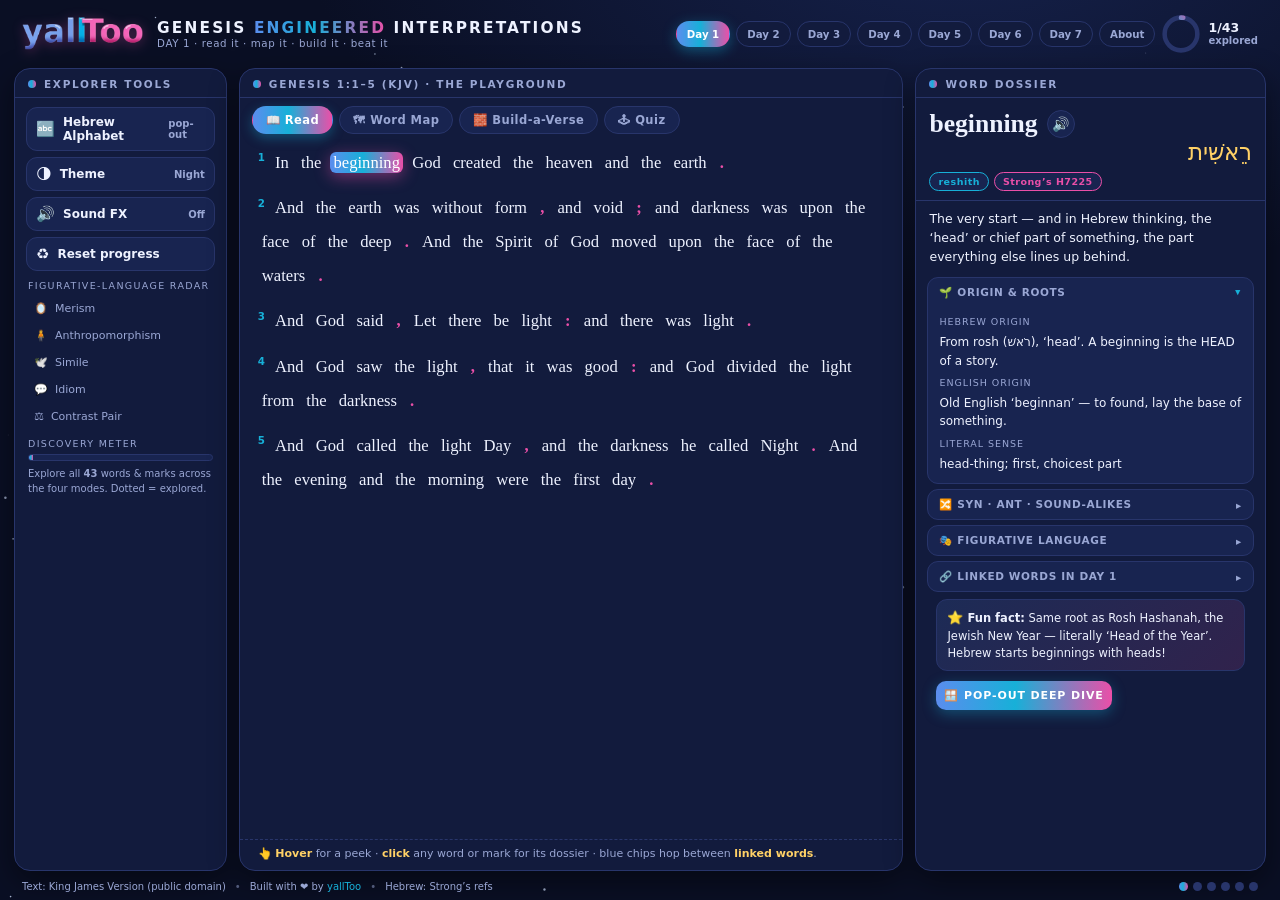
<file: index.html>
<!DOCTYPE html>
<html lang="en">
<head>
<meta charset="utf-8">
<meta name="viewport" content="width=device-width, initial-scale=1">
<title>Day 1 — Let There Be Light · Genesis Engineered Interpretations</title>
<meta name="description" content="Read it, map it, build it, beat it: four ways to play with every word of Genesis Day 1 (KJV).">
<link rel="icon" type="image/png" href="assets/logo.png">
<style>
/* ============ GENESIS ENGINEERED INTERPRETATIONS · DAY 1 · 4-MODE LAB ============ */
:root{
  --bg:#0a0f24; --panel:#121b3d; --panel2:#182450;
  --ink:#eef2ff; --dim:#9aa7d4; --line:#28356b;
  --blue:#5b8dee; --cyan:#17b0d8; --pink:#ea4fa8; --gold:#ffd166; --green:#39d98a;
  --grad:linear-gradient(90deg,var(--blue),var(--cyan) 45%,var(--pink));
  --shadow:0 10px 30px rgba(0,0,0,.45); --radius:16px;
}
body.light{--bg:#f3efe4; --panel:#fffdf6; --panel2:#f6efdd; --ink:#20264a; --dim:#6a7194; --line:#d9d0b6; --shadow:0 10px 26px rgba(90,80,40,.18)}
*{box-sizing:border-box;margin:0;padding:0}
html,body{height:100%;overflow:hidden}
body{font-family:"Segoe UI",system-ui,Roboto,"Helvetica Neue",Arial,sans-serif;
  background:radial-gradient(1200px 700px at 75% -10%, #16224d 0%, var(--bg) 55%) fixed;
  color:var(--ink); transition:background .5s,color .5s}
body.light{background:radial-gradient(1200px 700px at 75% -10%, #fff8e2 0%, var(--bg) 55%) fixed}
#stars{position:fixed;inset:0;z-index:0;pointer-events:none;transition:opacity .6s}
body.light #stars{opacity:0}
#confetti{position:fixed;inset:0;z-index:90;pointer-events:none}
#app{position:relative;z-index:1;height:100vh;display:grid;grid-template-rows:auto 1fr auto;gap:10px;padding:10px 14px 8px}
.hidden{display:none !important}

/* header */
header{display:flex;align-items:center;gap:14px;padding:4px 8px}
.logo{height:36px;filter:drop-shadow(0 2px 6px rgba(234,79,168,.35));animation:floaty 6s ease-in-out infinite}
@keyframes floaty{0%,100%{transform:translateY(0)}50%{transform:translateY(-3px)}}
.titles h1{font-size:clamp(12px,1.2vw,16px);letter-spacing:.14em;font-weight:800;text-transform:uppercase}
.titles h1 b{background:var(--grad);-webkit-background-clip:text;background-clip:text;color:transparent}
.titles p{font-size:clamp(9.5px,.8vw,11.5px);color:var(--dim);letter-spacing:.06em}
nav{margin-left:auto;display:flex;gap:6px;align-items:center}
.pill{font-size:clamp(9.5px,.8vw,11.5px);font-weight:700;padding:6px 10px;border-radius:999px;border:1px solid var(--line);color:var(--dim);text-decoration:none;background:var(--panel);transition:.2s;white-space:nowrap}
.pill:hover{transform:translateY(-2px);color:var(--ink);border-color:var(--cyan)}
.pill.active{background:var(--grad);color:#fff;border-color:transparent;box-shadow:0 4px 14px rgba(23,176,216,.4)}
.pill.soon{opacity:.55;font-style:italic}.pill.soon:hover{opacity:.85}
#progWrap{display:flex;align-items:center;gap:7px}
#ring{width:40px;height:40px;transform:rotate(-90deg)}
#ringBg{stroke:var(--line)}#ringFg{stroke:url(#ringGrad);stroke-linecap:round;transition:stroke-dashoffset .6s}
#progTxt{font-size:10px;font-weight:800;color:var(--dim);line-height:1.15}
#progTxt b{display:block;font-size:12.5px;color:var(--ink)}

/* main grid */
main{display:grid;grid-template-columns:minmax(180px,17%) minmax(0,1fr) minmax(270px,28%);gap:12px;min-height:0}
.card{background:var(--panel);border:1px solid var(--line);border-radius:var(--radius);box-shadow:var(--shadow);min-height:0;display:flex;flex-direction:column;overflow:hidden}
.card>h2{font-size:10.5px;letter-spacing:.16em;text-transform:uppercase;color:var(--dim);padding:9px 13px 7px;border-bottom:1px solid var(--line);display:flex;align-items:center;gap:8px}
.card>h2 .dot{width:8px;height:8px;border-radius:50%;background:var(--grad)}
.pad{padding:9px 11px;overflow-y:auto;scrollbar-width:thin;flex:1;min-height:0}
.pad::-webkit-scrollbar,#verses::-webkit-scrollbar,.mbody::-webkit-scrollbar,#dossBody::-webkit-scrollbar,#mapWrap::-webkit-scrollbar{width:6px;height:6px}
.pad::-webkit-scrollbar-thumb,#verses::-webkit-scrollbar-thumb,.mbody::-webkit-scrollbar-thumb,#dossBody::-webkit-scrollbar-thumb,#mapWrap::-webkit-scrollbar-thumb{background:var(--line);border-radius:3px}
.toolbtn{display:flex;align-items:center;gap:8px;width:100%;text-align:left;font:inherit;font-size:12px;font-weight:700;color:var(--ink);background:var(--panel2);border:1px solid var(--line);border-radius:11px;padding:7px 9px;margin-bottom:6px;cursor:pointer;transition:.18s}
.toolbtn:hover{transform:translateX(3px);border-color:var(--cyan)}
.toolbtn .ico{font-size:15px}
.toolbtn small{margin-left:auto;color:var(--dim);font-weight:600}
.sect{font-size:9.5px;letter-spacing:.14em;text-transform:uppercase;color:var(--dim);margin:9px 2px 5px}
.devbtn{display:flex;gap:7px;align-items:center;width:100%;font:inherit;font-size:11px;color:var(--dim);background:transparent;border:1px solid transparent;border-radius:9px;padding:5px 7px;margin-bottom:2px;cursor:pointer;text-align:left;transition:.18s}
.devbtn:hover{color:var(--ink);background:var(--panel2)}
.devbtn.on{color:var(--ink);border-color:var(--gold);background:rgba(255,209,102,.08)}
#statBar{height:7px;border-radius:6px;background:var(--panel2);border:1px solid var(--line);overflow:hidden;margin:5px 2px}
#statFill{height:100%;width:0%;background:var(--grad);transition:width .6s}

/* center stage + view switcher */
#viewBar{display:flex;gap:6px;padding:8px 12px 0;flex-wrap:wrap}
.vbtn{font:inherit;font-size:11.5px;font-weight:800;letter-spacing:.04em;color:var(--dim);background:var(--panel2);border:1px solid var(--line);border-radius:999px;padding:6px 13px;cursor:pointer;transition:.2s}
.vbtn:hover{color:var(--ink);transform:translateY(-2px)}
.vbtn.on{background:var(--grad);color:#fff;border-color:transparent;box-shadow:0 4px 12px rgba(23,176,216,.35)}
.view{flex:1;min-height:0;display:flex;flex-direction:column}
#devBanner{display:none;align-items:center;gap:9px;margin:8px 14px 0;padding:7px 11px;border-radius:11px;background:rgba(255,209,102,.1);border:1px dashed var(--gold);font-size:11.5px}
#devBanner.show{display:flex;animation:slideDown .3s ease}
@keyframes slideDown{from{opacity:0;transform:translateY(-7px)}to{opacity:1;transform:none}}
#devBanner b{color:var(--gold)}
#devBanner button{margin-left:auto;background:none;border:none;color:var(--dim);cursor:pointer;font-size:13px}

/* READ view */
#verses{flex:1;min-height:0;padding:12px 18px 10px;overflow-y:auto;scrollbar-width:thin;line-height:2.05;font-family:Georgia,"Times New Roman",serif;font-size:clamp(13.5px,1.3vw,18px)}
.verse{margin-bottom:11px}
.vnum{font-family:"Segoe UI",system-ui,sans-serif;font-size:.62em;font-weight:800;color:var(--cyan);vertical-align:super;margin-right:6px;user-select:none}
.tok{cursor:pointer;border-radius:6px;padding:1px 3px;margin:0 1px;transition:background .15s,color .15s,transform .15s,box-shadow .15s;outline:none}
.tok:hover,.tok:focus-visible{background:var(--panel2);color:var(--cyan);transform:translateY(-2px) scale(1.06);box-shadow:0 3px 10px rgba(23,176,216,.3)}
.tok.punct{color:var(--pink);font-weight:700;border-radius:50%;padding:1px 4px}
.tok.punct:hover{color:#fff;background:var(--pink)}
.tok.sel{background:var(--grad);color:#fff !important;box-shadow:0 4px 16px rgba(234,79,168,.45)}
.tok.seen{border-bottom:2px dotted var(--cyan)}
.tok.hl{animation:goldPulse 1.1s ease-in-out infinite;background:rgba(255,209,102,.14)}
@keyframes goldPulse{0%,100%{box-shadow:0 0 0 0 rgba(255,209,102,.55)}50%{box-shadow:0 0 0 7px rgba(255,209,102,0)}}
.tok.pop{animation:popIn .45s cubic-bezier(.2,1.6,.4,1)}
@keyframes popIn{0%{transform:scale(1)}40%{transform:scale(1.35) rotate(-3deg)}100%{transform:scale(1)}}
.tok.reveal{opacity:0;animation:riseIn .5s ease forwards}
@keyframes riseIn{from{opacity:0;transform:translateY(9px)}to{opacity:1;transform:none}}
.tok.glowburst{animation:burst 1s ease}
@keyframes burst{0%{box-shadow:0 0 0 0 rgba(255,209,102,.9)}45%{box-shadow:0 0 34px 14px rgba(255,209,102,.55);background:rgba(255,209,102,.35)}100%{box-shadow:0 0 0 0 rgba(255,209,102,0)}}
#hint{padding:7px 18px 10px;font-size:11px;color:var(--dim);border-top:1px dashed var(--line)}
#hint b{color:var(--gold)}

/* MAP view */
#mapLegend{display:flex;gap:5px;flex-wrap:wrap;padding:8px 12px 4px}
.lchip{font:inherit;font-size:10px;font-weight:800;padding:4px 9px;border-radius:999px;border:1px solid var(--line);background:var(--panel2);color:var(--dim);cursor:pointer;transition:.15s}
.lchip:hover{transform:scale(1.07);color:var(--ink)}
#mapCtl{margin-left:auto;display:flex;gap:4px}
#mapCtl button{font:inherit;font-size:11px;font-weight:800;width:24px;height:24px;border-radius:7px;border:1px solid var(--line);background:var(--panel2);color:var(--ink);cursor:pointer}
#mapCtl button:hover{border-color:var(--cyan)}
#mapWrap{flex:1;min-height:0;margin:4px 12px 10px;overflow:auto;scrollbar-width:thin;border:1px solid var(--line);border-radius:14px;background:radial-gradient(900px 500px at 50% 0%, rgba(91,141,238,.07), transparent),var(--panel2);cursor:grab;position:relative}
#mapWrap.drag{cursor:grabbing}
#mapInner{position:relative;width:2400px;height:1400px;transform-origin:0 0}
.zone{position:absolute;border-radius:50%;pointer-events:none;filter:blur(6px)}
.zlabel{position:absolute;font-size:12px;font-weight:800;letter-spacing:.18em;color:var(--dim);opacity:.8;pointer-events:none;text-transform:uppercase}
.mtok{position:absolute;transform:translate(-50%,-50%);cursor:pointer;font-weight:800;border-radius:10px;padding:4px 9px;white-space:nowrap;transition:transform .15s,box-shadow .15s;outline:none;border:1.5px solid transparent}
.mtok:hover,.mtok:focus-visible{transform:translate(-50%,-50%) scale(1.18);z-index:5;box-shadow:0 6px 18px rgba(0,0,0,.4)}
.mtok.sel{border-color:#fff;box-shadow:0 0 0 3px rgba(255,255,255,.25),0 6px 18px rgba(0,0,0,.4)}
.mtok.seen{border-style:dotted;border-color:var(--cyan)}
.mtok.hl{animation:goldPulse 1.1s ease-in-out infinite}
.mtok .ct{font-size:9px;opacity:.75;vertical-align:super}
#mapLines{position:absolute;inset:0;pointer-events:none}
#mapHint{padding:0 14px 9px;font-size:10.5px;color:var(--dim)}

/* BUILD view */
#buildBox{flex:1;min-height:0;display:flex;flex-direction:column;padding:10px 14px}
#buildGoal{font-size:12px;color:var(--dim);margin-bottom:8px}
#buildGoal b{color:var(--ink)}
#buildSeq{min-height:64px;display:flex;flex-wrap:wrap;gap:5px;align-content:flex-start;padding:9px;border:2px dashed var(--line);border-radius:14px;background:var(--panel2);margin-bottom:9px}
#buildSeq:empty::before{content:"Drop your words here… click chips below ↓";color:var(--dim);font-size:11.5px;padding:8px}
.bslot{font:inherit;font-size:13px;font-weight:800;font-family:Georgia,serif;color:var(--ink);background:var(--panel);border:1.5px solid var(--line);border-radius:9px;padding:5px 9px;cursor:pointer;position:relative;transition:.15s}
.bslot:hover{border-color:var(--pink)}
.bslot.ok{border-color:var(--green);background:rgba(57,217,138,.14)}
.bslot.bad{border-color:var(--pink);background:rgba(234,79,168,.12);animation:shake .4s}
@keyframes shake{0%,100%{transform:translateX(0)}25%{transform:translateX(-6px)}50%{transform:translateX(5px)}75%{transform:translateX(-3px)}}
#buildBtns{display:flex;gap:6px;flex-wrap:wrap;margin-bottom:9px}
#buildBtns button{font:inherit;font-size:11.5px;font-weight:800;border-radius:999px;padding:7px 14px;cursor:pointer;transition:.2s;border:1px solid var(--line);background:var(--panel2);color:var(--ink)}
#buildBtns button:hover{transform:translateY(-2px);border-color:var(--cyan)}
#buildBtns .go{background:var(--grad);border-color:transparent;color:#fff}
#buildPalette{flex:1;min-height:0;overflow-y:auto;scrollbar-width:thin;border-top:1px dashed var(--line);padding-top:8px}
.pcat{font-size:9.5px;letter-spacing:.14em;text-transform:uppercase;color:var(--dim);margin:6px 0 4px}
.pchip{font:inherit;font-size:12px;font-weight:700;font-family:Georgia,serif;color:var(--ink);background:var(--panel2);border:1px solid var(--line);border-radius:9px;padding:4px 9px;margin:0 4px 5px 0;cursor:pointer;transition:.15s}
.pchip:hover{transform:translateY(-2px) scale(1.06);border-color:var(--gold);box-shadow:0 4px 10px rgba(255,209,102,.25)}
#buildMsg{min-height:20px;font-size:12px;font-weight:700;color:var(--gold);margin-top:6px}

/* QUIZ view */
#quizBox{flex:1;min-height:0;overflow-y:auto;scrollbar-width:thin;padding:14px 18px}
#quizBox h3{font-size:17px;margin-bottom:4px}
#quizBox .sub{font-size:12px;color:var(--dim);margin-bottom:12px}
.qdots{display:flex;gap:5px;margin-bottom:12px}
.qdots span{width:10px;height:10px;border-radius:50%;background:var(--line)}
.qdots span.ok{background:var(--green)}.qdots span.no{background:var(--pink)}
#qText{font-size:15.5px;font-weight:700;line-height:1.45;margin-bottom:12px}
.qopt{display:block;width:100%;text-align:left;font:inherit;font-size:13px;color:var(--ink);background:var(--panel2);border:1.5px solid var(--line);border-radius:11px;padding:9px 11px;margin-bottom:7px;cursor:pointer;transition:.15s}
.qopt:hover{border-color:var(--cyan);transform:translateX(4px)}
.qopt.right{border-color:var(--green);background:rgba(57,217,138,.15);animation:popIn .4s}
.qopt.wrong{border-color:var(--pink);background:rgba(234,79,168,.12);animation:shake .4s}
.btn{font:inherit;font-weight:800;font-size:13px;padding:10px 20px;border-radius:999px;border:none;cursor:pointer;text-decoration:none;transition:.2s;display:inline-block}
.btn.grad{background:var(--grad);color:#fff;box-shadow:0 6px 20px rgba(23,176,216,.4)}
.btn.grad:hover{transform:translateY(-3px) scale(1.03)}
.btn.ghost{background:transparent;border:1.5px solid var(--line);color:var(--dim)}
.btn.ghost:hover{border-color:var(--cyan);color:var(--ink)}

/* dossier */
#dossHead{padding:11px 13px 9px;border-bottom:1px solid var(--line)}
#dWord{font-size:clamp(20px,2vw,28px);font-weight:800;font-family:Georgia,serif;display:flex;align-items:center;gap:9px;flex-wrap:wrap}
#dWord .saybtn{font-size:14px;background:var(--panel2);border:1px solid var(--line);border-radius:50%;width:28px;height:28px;cursor:pointer;transition:.2s}
#dWord .saybtn:hover{transform:scale(1.15) rotate(12deg);border-color:var(--cyan)}
#dHeb{font-size:clamp(19px,1.8vw,25px);color:var(--gold);direction:rtl;font-family:"SBL Hebrew","Times New Roman",serif}
#dMeta{display:flex;gap:5px;flex-wrap:wrap;margin-top:6px}
.tag{font-size:9.5px;font-weight:800;letter-spacing:.05em;padding:3px 8px;border-radius:999px;background:var(--panel2);border:1px solid var(--line);color:var(--dim)}
.tag.tr{color:var(--cyan);border-color:var(--cyan)}
.tag.st{color:var(--pink);border-color:var(--pink)}
a.tag{text-decoration:none}
.tag.fg{color:var(--gold);border-color:var(--gold);cursor:pointer}
#dMean{padding:9px 13px 3px;font-size:12.5px;line-height:1.5}
#dossBody{flex:1;min-height:0;padding:3px 9px 11px;overflow-y:auto;scrollbar-width:thin}
.acc{border:1px solid var(--line);border-radius:11px;margin:5px 2px;overflow:hidden;background:var(--panel2)}
.acc>button{width:100%;display:flex;align-items:center;gap:7px;font:inherit;font-size:10.5px;font-weight:800;letter-spacing:.06em;text-transform:uppercase;color:var(--dim);background:transparent;border:none;padding:8px 11px;cursor:pointer;transition:.2s}
.acc>button:hover{color:var(--ink)}
.acc>button .chev{margin-left:auto;transition:transform .3s}
.acc.open>button .chev{transform:rotate(90deg);color:var(--cyan)}
.acc .body{max-height:0;overflow:hidden;transition:max-height .35s ease}
.acc .inner{padding:2px 11px 10px;font-size:12px;line-height:1.55}
.acc .inner .lbl{color:var(--dim);font-size:9.5px;text-transform:uppercase;letter-spacing:.1em;display:block;margin:6px 0 3px}
.chips{display:flex;flex-wrap:wrap;gap:4px;margin-top:3px}
.chip{font:inherit;font-size:10.5px;font-weight:700;padding:3px 8px;border-radius:999px;border:1px solid var(--cyan);color:var(--cyan);background:transparent;cursor:pointer;transition:.15s}
.chip:hover{background:var(--cyan);color:#04121f;transform:scale(1.07)}
.chip.ant{border-color:var(--pink);color:var(--pink)}.chip.ant:hover{background:var(--pink);color:#fff}
.chip.homo{border-color:var(--gold);color:var(--gold)}.chip.homo:hover{background:var(--gold);color:#241a02}
.chip.rel{border-color:var(--blue);color:var(--blue)}.chip.rel:hover{background:var(--blue);color:#fff}
.funbox{margin:7px 11px 10px;padding:8px 10px;border-radius:11px;background:linear-gradient(135deg,rgba(91,141,238,.14),rgba(234,79,168,.14));border:1px solid var(--line);font-size:11.5px;line-height:1.5}
.funbox .star{font-size:13px;margin-right:4px;display:inline-block;animation:spinStar 3.4s linear infinite}
@keyframes spinStar{0%{transform:rotate(0)}50%{transform:rotate(180deg) scale(1.2)}100%{transform:rotate(360deg)}}
#popBtn{margin:0 11px 11px;font:inherit;font-size:11px;font-weight:800;letter-spacing:.08em;text-transform:uppercase;color:#fff;background:var(--grad);border:none;border-radius:10px;padding:8px;cursor:pointer;transition:.2s;box-shadow:0 4px 14px rgba(23,176,216,.35)}
#popBtn:hover{transform:translateY(-2px)}

/* footer, tooltip, modals */
footer{display:flex;align-items:center;gap:9px;font-size:10px;color:var(--dim);padding:0 8px}
footer .sep{opacity:.5}
footer a{color:var(--cyan);text-decoration:none}footer a:hover{text-decoration:underline}
#dayDots{margin-left:auto;display:flex;gap:5px}
#dayDots span{width:9px;height:9px;border-radius:50%;background:var(--line);transition:.3s}
#dayDots span.done{background:var(--grad)}
#tip{position:fixed;z-index:60;max-width:230px;background:var(--panel2);border:1px solid var(--cyan);border-radius:10px;padding:7px 10px;font-size:11px;line-height:1.4;pointer-events:none;opacity:0;transform:translateY(6px);transition:opacity .18s,transform .18s;box-shadow:var(--shadow)}
#tip.show{opacity:1;transform:none}
#tip .th{color:var(--gold);direction:rtl;font-size:13.5px}
#tip .tt{color:var(--cyan);font-weight:800}
#modalWrap{position:fixed;inset:0;z-index:80;display:none;align-items:center;justify-content:center;background:rgba(4,7,20,.66);backdrop-filter:blur(4px)}
#modalWrap.show{display:flex;animation:fadeIn .25s ease}
@keyframes fadeIn{from{opacity:0}to{opacity:1}}
.modal{width:min(560px,92vw);max-height:84vh;display:flex;flex-direction:column;background:var(--panel);border:1px solid var(--line);border-radius:20px;box-shadow:0 24px 60px rgba(0,0,0,.5);animation:zoomIn .3s cubic-bezier(.2,1.4,.4,1)}
@keyframes zoomIn{from{transform:scale(.85);opacity:0}to{transform:scale(1);opacity:1}}
.modal header{padding:13px 17px;border-bottom:1px solid var(--line)}
.modal header h3{font-size:15px;background:var(--grad);-webkit-background-clip:text;background-clip:text;color:transparent}
.modal header .x{margin-left:auto;background:none;border:none;color:var(--dim);font-size:17px;cursor:pointer}
.modal header .x:hover{color:var(--pink);transform:rotate(90deg)}
.modal .mbody{padding:13px 17px;overflow-y:auto;font-size:12.5px;line-height:1.6;scrollbar-width:thin}
.alphaGrid{display:grid;grid-template-columns:repeat(auto-fill,minmax(105px,1fr));gap:7px}
.alphaCell{background:var(--panel2);border:1px solid var(--line);border-radius:11px;padding:7px 5px;text-align:center;transition:.2s}
.alphaCell:hover{transform:translateY(-3px) scale(1.05);border-color:var(--gold)}
.alphaCell .L{font-size:24px;color:var(--gold);direction:rtl}
.alphaCell .N{font-size:10.5px;font-weight:800}
.alphaCell .S{font-size:9.5px;color:var(--dim)}
.alphaCell .V{font-size:9px;color:var(--cyan)}
@media (max-width:900px){main{grid-template-columns:1fr}html,body{overflow:auto}#app{height:auto;min-height:100vh}}
</style>
</head>
<body>
<canvas id="stars"></canvas>
<canvas id="confetti"></canvas>
<div id="app">
  <header>
    <img class="logo" src="assets/logo.png" alt="yallToo logo">
    <div class="titles">
      <h1>Genesis <b>Engineered</b> Interpretations</h1>
      <p>DAY 1 · read it · map it · build it · beat it</p>
    </div>
    <nav>
      <a class="pill active" href="index.html">Day 1</a>
      <a class="pill" href="day2.html">Day 2</a>
      <a class="pill" href="day3.html">Day 3</a>
      <a class="pill" href="day4.html">Day 4</a>
      <a class="pill" href="day5.html">Day 5</a>
      <a class="pill" href="day6.html">Day 6</a>
      <a class="pill" href="day7.html">Day 7</a>
      <a class="pill" href="about.html">About</a>
      <div id="progWrap">
        <svg id="ring" viewBox="0 0 44 44" aria-hidden="true">
          <defs><linearGradient id="ringGrad" x1="0" y1="0" x2="1" y2="1">
            <stop offset="0" stop-color="#5b8dee"/><stop offset=".5" stop-color="#17b0d8"/><stop offset="1" stop-color="#ea4fa8"/>
          </linearGradient></defs>
          <circle id="ringBg" cx="22" cy="22" r="18" fill="none" stroke-width="5"/>
          <circle id="ringFg" cx="22" cy="22" r="18" fill="none" stroke-width="5"/>
        </svg>
        <span id="progTxt"><b>0/0</b>explored</span>
      </div>
    </nav>
  </header>

  <main>
    <section class="card">
      <h2><span class="dot"></span>Explorer Tools</h2>
      <div class="pad">
        <button class="toolbtn" id="alphaBtn"><span class="ico">🔤</span>Hebrew Alphabet<small>pop-out</small></button>
        <button class="toolbtn" id="themeBtn"><span class="ico">🌗</span>Theme<small>Night</small></button>
        <button class="toolbtn" id="soundBtn"><span class="ico">🔊</span>Sound FX<small>Off</small></button>
        <button class="toolbtn" id="resetBtn"><span class="ico">♻️</span>Reset progress<small></small></button>
        <div class="sect">Figurative-language radar</div>
        <div id="devList"></div>
        <div class="sect">Discovery meter</div>
        <div id="statBar"><div id="statFill"></div></div>
        <p style="font-size:10px;color:var(--dim);line-height:1.5;padding:0 2px">Explore all <b id="totalN"></b> words &amp; marks across the four modes. Dotted = explored.</p>
      </div>
    </section>

    <section class="card">
      <h2><span class="dot"></span>Genesis 1:1–5 (KJV) · the playground</h2>
      <div id="viewBar">
        <button class="vbtn on" data-view="read">📖 Read</button>
        <button class="vbtn" data-view="map">🗺 Word Map</button>
        <button class="vbtn" data-view="build">🧱 Build-a-Verse</button>
        <button class="vbtn" data-view="quiz">🕹 Quiz</button>
      </div>
      <div id="devBanner"></div>

      <div class="view" id="viewRead">
        <div id="verses" aria-label="Genesis 1 verses 1 to 5, clickable words"></div>
        <div id="hint">👆 <b>Hover</b> for a peek · <b>click</b> any word or mark for its dossier · blue chips hop between <b>linked words</b>.</div>
      </div>

      <div class="view hidden" id="viewMap">
        <div id="mapLegend"></div>
        <div id="mapWrap"><div id="mapInner"></div></div>
        <div id="mapHint">🖱 Drag to pan · scroll or +/− to zoom · click a node to open its dossier · lines = relationships (roots, contrasts, commands).</div>
      </div>

      <div class="view hidden" id="viewBuild">
        <div id="buildBox">
          <div id="buildGoal"> <b>Build-a-Verse challenge:</b> reconstruct <b>Genesis 1:3</b> — “And God said, Let there be light: and there was light.” — word for word, mark for mark. Click chips to lay them; click a laid chip to remove it.</div>
          <div id="buildSeq"></div>
          <div id="buildBtns">
            <button class="go" id="bCheck">▶ Check my verse</button>
            <button id="bHint">💡 Hint</button>
            <button id="bShow">👀 Show me</button>
            <button id="bClear">♻ Clear</button>
          </div>
          <div id="buildMsg"></div>
          <div id="buildPalette"></div>
        </div>
      </div>

      <div class="view hidden" id="viewQuiz">
        <div id="quizBox"></div>
      </div>
    </section>

    <section class="card">
      <h2><span class="dot"></span>Word Dossier</h2>
      <div id="dossHead"></div>
      <div id="dMean"></div>
      <div id="dossBody"></div>
    </section>
  </main>

  <footer>
    <span>Text: King James Version (public domain)</span><span class="sep">•</span>
    <span>Built with ❤️ by <a href="about.html">yallToo</a></span><span class="sep">•</span>
    <span>Hebrew: Strong’s refs</span>
    <div id="dayDots" title="Days explored"><span></span><span></span><span></span><span></span><span></span><span></span></div>
  </footer>
</div>
<div id="tip"></div>
<div id="modalWrap"></div>

<script>
/* ================= DATA ================= */
const DAY_INDEX=0, SUF="", GLOW_ID="light", DEFAULT_ID="beginning", DAY_TITLE="Day 1";
const BUILD_QUOTE="And God said, Let there be light: and there was light.";
const BUILD_WINNOTE="You just engineered Genesis 1:3 — every slot green. Light itself pays attention to good syntax.";
const BUILD_REWARD="light";
const ALPHA_NOTE='Day 1 cameos: <b style="color:var(--gold)">רֵאשִׁית</b> (reshith) starts with resh · <b style="color:var(--gold)">אוֹר</b> (or = light) starts with alef — the silent whisper begins light!';
const XLINKS=[];
const DEVICES=[
 {id:"merism",icon:"🪞",name:"Merism",desc:"Naming two opposites to mean EVERYTHING in between — ‘ceilings and floors’ = the whole house. ‘Heaven and earth’ = the universe."},
 {id:"anthropomorphism",icon:"🧍",name:"Anthropomorphism",desc:"Describing God with human actions — speaking, seeing, naming — so our minds can grasp Him."},
 {id:"simile",icon:"🕊️",name:"Simile",desc:"A ‘like/as’ comparison: the Spirit ‘moved’ (rachaph) — hovered as a mother bird hovers (Deut 32:11)."},
 {id:"idiom",icon:"💬",name:"Idiom",desc:"A phrase whose real meaning differs from its words: ‘face of the deep’ = the SURFACE of the deep."},
 {id:"contrast",icon:"⚖️",name:"Contrast Pair",desc:"Opposites side by side so each meaning pops: light/darkness, day/night, evening/morning."}];
const VERSES=[
 {n:1,tokens:[["in","In"],["the","the"],["beginning","beginning"],["god","God"],["created","created"],["the","the"],["heaven","heaven"],["and","and"],["the","the"],["earth","earth"],["period","."]]},
 {n:2,tokens:[["and","And"],["the","the"],["earth","earth"],["was","was"],["without","without"],["form","form"],["comma",","],["and","and"],["void","void"],["semicolon",";"],["and","and"],["darkness","darkness"],["was","was"],["upon","upon"],["the","the"],["face","face"],["of","of"],["the","the"],["deep","deep"],["period","."],["and","And"],["the","the"],["spirit","Spirit"],["of","of"],["god","God"],["moved","moved"],["upon","upon"],["the","the"],["face","face"],["of","of"],["the","the"],["waters","waters"],["period","."]]},
 {n:3,tokens:[["and","And"],["god","God"],["said","said"],["comma",","],["let","Let"],["there","there"],["be","be"],["light","light"],["colon",":"],["and","and"],["there","there"],["was","was"],["light","light"],["period","."]]},
 {n:4,tokens:[["and","And"],["god","God"],["saw","saw"],["the","the"],["light","light"],["comma",","],["that","that"],["it","it"],["was","was"],["good","good"],["colon",":"],["and","and"],["god","God"],["divided","divided"],["the","the"],["light","light"],["from","from"],["the","the"],["darkness","darkness"],["period","."]]},
 {n:5,tokens:[["and","And"],["god","God"],["called","called"],["the","the"],["light","light"],["day","Day"],["comma",","],["and","and"],["the","the"],["darkness","darkness"],["he","he"],["called","called"],["night","Night"],["period","."],["and","And"],["the","the"],["evening","evening"],["and","and"],["the","the"],["morning","morning"],["were","were"],["the","the"],["first","first"],["day","day"],["period","."]]}];
/* cat colors: god, speech, light, dark, water, earth, time, order, chaos, func, punct */
const CATCOL={god:"#ffd166",speech:"#ea4fa8",light:"#fff3c4",dark:"#8a63d2",water:"#17b0d8",earth:"#7ac74f",time:"#ff9f43",order:"#5b8dee",chaos:"#c0392b",func:"#8892b8",punct:"#ff6b9d"};
const W={
in:{t:"In",cat:"func",m:"Inside, or at a point in time. ‘In the beginning’ = at the very start-point of everything.",en:"Old English ‘in’, from Proto-Germanic *in and ancient PIE *en — one of English’s oldest little words.",syn:["inside","within","during"],ant:["out","outside"],hp:["inn (a cozy little hotel 🏨)"],rel:["beginning"],fun:"Your first word of the Bible is a homophone trap: ‘in’ sounds exactly like ‘inn’ — but no beds here, only beginnings!"},
the:{t:"the",cat:"func",m:"The spotlight word: it points to one specific thing — not any start, but THE beginning.",en:"Old English þē, from the same pointing family as ‘that’ and ‘thou’.",hp:["thee (old-style ‘you’ 🎭)"],syn:["that particular"],rel:["beginning","light"],fun:"‘The’ is the #1 most-used word in English. Hebrew does it with a single letter — ה (hey): ‘ha-’. One-letter spotlight!"},
beginning:{t:"beginning",cat:"time",heb:"רֵאשִׁית",tr:"reshith",say:"reh-SHEET",st:"H7225",lit:"head-thing; first, choicest part",m:"The very start — and in Hebrew thinking, the ‘head’ or chief part of something, the part everything else lines up behind.",org:"From rosh (רֹאשׁ), ‘head’. A beginning is the HEAD of a story.",en:"Old English ‘beginnan’ — to found, lay the base of something.",syn:["start","origin","opening","kickoff"],ant:["end","finale","finish"],rel:["first","god","created","day"],fun:"Same root as Rosh Hashanah, the Jewish New Year — literally ‘Head of the Year’. Hebrew starts beginnings with heads!",pop:"Bereshit (בְּרֵאשִׁית), ‘in the beginning’, is the first word of the entire Bible — and the Hebrew name of Genesis."},
god:{t:"God",cat:"god",heb:"אֱלֹהִים",tr:"Elohim",say:"eh-lo-HEEM",st:"H430",lit:"God, gods (plural form)",m:"The Creator. The word looks plural (the ‘-im’ ending) yet takes singular verbs — one God in infinite fullness.",org:"Plural of eloah; kin to El, the ancient word for ‘mighty one’.",en:"Old English ‘god’, from Proto-Germanic *gudą.",syn:["Creator","Almighty","Maker","Deity"],hg:["god (any worshiped being) vs God (the One)"],fig:["anthropomorphism"],fn:"God speaks, sees and names like a person — Scripture describes Him in human terms so we can grasp Him.",rel:["created","spirit","said","called"],fun:"Grammar doing theology: ‘Elohim created’ uses a SINGULAR verb with a PLURAL-shaped word — one God, all fullness."},
created:{t:"created",cat:"order",heb:"בָּרָא",tr:"bara",say:"bah-RAH",st:"H1254",lit:"to create, shape something brand-new",m:"To bring into being what never existed before. In the Hebrew Bible, only God is ever the subject of this verb.",org:"Root b-r-a; elsewhere used for making something radically new (Psalm 51:10).",en:"From Latin creare — to bring forth, produce.",syn:["made","formed","designed","engineered"],ant:["destroyed","ruined","unmade"],rel:["god","beginning","divided"],fun:"bara is the VIP verb of the Bible: humans build, craft and make — but only God baras. You’re reading His signature move.",pop:"Theologians call creation from nothing ‘creatio ex nihilo’. Bara never lists materials — no bricks, no pre-existing stuff. Just God and His word."},
heaven:{t:"heaven",cat:"earth",heb:"שָׁמַיִם",tr:"shamayim",say:"shah-MY-im",st:"H8064",lit:"the heavens, sky, space",m:"Everything above: sky, space, God’s realm. The ‘-ayim’ ending makes it double — ‘the heavens’.",org:"Often linked to sham (‘there’) + mayim (‘waters’): ‘the place of the waters above’.",en:"Old English heofon — sky, the place above the clouds.",syn:["sky","space","the heights"],ant:["earth"],fig:["merism"],fn:"‘The heaven and the earth’ is a merism: name the top and the bottom and you mean absolutely everything.",rel:["earth","waters","deep"],fun:"Merism magic: say ‘heaven AND earth’ and you’ve just named the entire universe in four words."},
and:{t:"and",cat:"func",m:"The glue word that chains the story forward, event after event.",en:"Old English ‘and/ond’, from Proto-Germanic *andi — ‘next to’ (yes, ‘anti-’ is a cousin!).",syn:["plus","also","along with"],rel:["said"],fun:"Hebrew chains Genesis 1 with tiny vav letters (‘and’) — the whole chapter flows like one long river-sentence."},
earth:{t:"earth",cat:"earth",heb:"אֶרֶץ",tr:"erets",say:"EH-rets",st:"H776",lit:"land, ground, the whole earth",m:"The ground underfoot and the whole planet at once — context decides which.",org:"Kin to Akkadian erṣetu, ‘land’, across the ancient Semitic family.",en:"Old English eorþe — ground, soil, the world.",syn:["land","ground","world","globe"],ant:["heaven"],fig:["merism"],fn:"Paired with ‘heaven’, it completes the merism that means ‘everything that exists’.",rel:["heaven","deep","void"],fun:"Erets appears over 2,500 times in the Hebrew Bible — the land is practically a main character."},
was:{t:"was",cat:"time",heb:"הָיָה",tr:"hayah",say:"hah-YAH",st:"H1961",lit:"to be, become, happen",m:"Simple past of ‘is’ — but Hebrew hayah leans toward ‘became / happened’: existence in motion.",syn:["existed","stood","happened"],rel:["be","were","let"],fun:"‘Was’ hides in English’s most shapeshifting verb family: be / is / am / was / were / been."},
without:{t:"without",cat:"chaos",m:"Lacking completely. Teams up with ‘form’ to translate ONE Hebrew word: tohu.",en:"Old English wiþutan — ‘against-outside’, literally ‘outside of having’.",syn:["lacking","minus","free of"],ant:["with","full of"],rel:["form","void"],fun:"Two English words for one Hebrew word: tohu = ‘without form’. Translation is a team sport!"},
form:{t:"form",cat:"chaos",heb:"תֹהוּ",tr:"tohu",say:"TOH-hoo",st:"H8414",lit:"formlessness, chaos, empty wasteland",m:"The shapeless, trackless waste of verse 2 — a blank page before the story is written.",org:"Tohu describes deserts and emptiness elsewhere (Deut 32:10).",en:"From Latin forma — shape, pattern.",syn:["shape","pattern","structure"],ant:["shapelessness","confusion"],hg:["form (shape) / form (a paper you fill in) / form (a school class)"],rel:["void","earth","deep","without"],fun:"Tohu & bohu are Hebrew’s rhyming twins — like ‘hodge-podge’ or ‘helter-skelter’. The Bible rhymes the chaos!"},
void:{t:"void",cat:"chaos",heb:"בֹהוּ",tr:"bohu",say:"BOH-hoo",st:"H922",lit:"emptiness, void",m:"Sheer emptiness. Bohu almost never appears without its rhyme-partner tohu.",org:"Appears only 3× in the whole Bible (Gen 1:2; Isa 34:11; Jer 4:23) — always painting chaos.",en:"From Latin vacuus — empty, vacant (cousin of ‘vacuum’ and ‘vacation’!).",syn:["empty","blank","vacant"],ant:["full","filled"],rel:["without","form","deep"],fun:"Say it with feeling: ‘TOH-hoo vah-BOH-hoo’ — the Bible’s rhyme for ‘total chaos’."},
darkness:{t:"darkness",cat:"dark",heb:"חֹשֶךְ",tr:"choshek",say:"KHOH-shek",st:"H2822",lit:"darkness, the dark",m:"Absence of light. In Day 1 darkness isn’t evil — it’s simply unlit, and about to be addressed.",org:"From the root ch-sh-k, ‘to be dark’.",en:"Old English deorc → dark; ‘-ness’ turns it into a thing.",syn:["night","gloom","shade"],ant:["light","brightness"],fig:["contrast"],fn:"Light vs darkness: Genesis sets opposites side by side so each meaning pops.",rel:["light","deep","night","divided"],fun:"Notice: God never fights the darkness here — He simply turns on the light. Contrast, not combat."},
upon:{t:"upon",cat:"func",m:"On top of; resting over. ‘Upon the face’ = right on the surface.",en:"Old English: up + on, stacked into one word.",syn:["on","over","above"],ant:["under","beneath"],rel:["face","moved"],fun:"‘Upon’ is just two prepositions (up + on) wearing one coat."},
face:{t:"face",cat:"water",heb:"פָּנִים",tr:"panim",say:"pah-NEEM",st:"H6440",lit:"faces (always plural!)",m:"Literally ‘faces’. In ‘face of the deep’ it’s an idiom for SURFACE — the top layer you can see.",org:"Plural form used even for one face — Hebrew faces are generous.",en:"From Latin facies — appearance, front of something.",syn:["surface","front","top"],ant:["back","behind"],fig:["idiom"],fn:"‘Face of the deep / waters’ means the surface. No eyes involved!",rel:["deep","waters","upon"],fun:"Hebrew says ‘faces’ (plural) even for one face. The ocean has a LOT of face to show."},
of:{t:"of",cat:"func",m:"The belonging word: ‘Spirit OF God’ = God’s own Spirit.",en:"A worn-down cousin of Old English ‘off’ — from ‘away from’ to ‘belonging to’.",syn:["belonging to","from"],rel:["spirit"],fun:"‘Of’ and ‘off’ were the same word once — English just split the job in two."},
deep:{t:"deep",cat:"water",heb:"תְּהוֹם",tr:"tehom",say:"teh-HOME",st:"H8415",lit:"deep water, abyss, ocean depths",m:"The primeval ocean — water so deep it has no floor in sight.",org:"Cousin of Akkadian Tiamat, the sea-dragon of Babylon’s creation epic. Genesis demotes the ‘monster’ to mere water.",en:"From Proto-Germanic *deupaz (cousin of ‘dip’ and ‘dove’!).",syn:["abyss","ocean","depths"],ant:["surface","shallows"],rel:["waters","face","void"],fun:"Neighboring cultures feared the deep as a sea-dragon goddess (Tiamat). Genesis says: it’s just water — and God hovers over it unbothered.",pop:"In Babylon’s Enuma Elish, creation begins with war against the sea-monster Tiamat. Genesis 1 quietly answers: no monsters here — just a calm ocean under God’s wing."},
spirit:{t:"Spirit",cat:"god",heb:"רוּחַ",tr:"ruach",say:"ROO-akh",st:"H7307",lit:"wind, breath, Spirit",m:"One word, three layers: wind, breath, and Spirit — invisible power that moves things.",org:"Root r-w-ch: air in motion.",en:"From Latin spiritus — breath, from spirare, ‘to breathe’.",syn:["breath","wind","presence"],rel:["god","moved","waters"],fun:"Say ruach properly: ROO-akh, with a scratchy ‘kh’ like a gentle throat-clear. That sound is the wind inside the word."},
moved:{t:"moved",cat:"god",heb:"רָחַף",tr:"rachaph",say:"rah-KHAHF",st:"H7363",lit:"to hover, flutter, brood over",m:"Not a stroll — a HOVER: like a bird beating wings gently over the nest (same verb in Deut 32:11).",org:"Used only 3× in the Bible; the eagle picture of Deut 32:11 explains it.",en:"From Old French movoir, Latin movere — to set in motion.",syn:["hovered","fluttered","brooded"],ant:["abandoned","left"],fig:["simile"],fn:"A simile in motion: the Spirit hovers AS a mother bird hovers — tender, protective, ready to hatch something.",rel:["spirit","upon","waters"],fun:"Rachaph is mother-bird language: wings spread, hovering, about to hatch something amazing."},
waters:{t:"waters",cat:"water",heb:"מַיִם",tr:"mayim",say:"MAH-yim",st:"H4325",lit:"waters (always plural)",m:"Water — but Hebrew never says it singular. Always ‘waters’, like a crowd of water.",org:"The ‘-ayim’ plural ending; it echoes in shamayim (heavens).",en:"Old English wæter — yes, ‘water’ and ‘vodka’ (‘little water’) are cousins.",syn:["seas","oceans","floods"],rel:["deep","heaven","face","divided","spirit"],fun:"In Hebrew there’s no single ‘water’ — only waters, plural. Imagine water as a team, never a solo act."},
said:{t:"said",cat:"speech",heb:"אָמַר",tr:"amar",say:"ah-MAR",st:"H559",lit:"to say, speak, command",m:"To speak with intent. ‘And God said’ is creation’s engine room — ten times in Genesis 1.",org:"Root ’-m-r, the common Hebrew speech verb.",en:"Old English secgan → ‘say’.",syn:["spoke","declared","commanded"],fig:["anthropomorphism"],fn:"God creating by speaking is described in human terms — words, voice, sentences.",rel:["let","be","light","god","called"],fun:"Count them: ‘And God said’ appears TEN times in Genesis 1. God’s toolbox starts with words."},
let:{t:"Let",cat:"speech",heb:"יְהִי",tr:"yehi",say:"YEH-hee",st:"H1961",lit:"let it be! may it happen!",m:"Not permission — a COMMAND: ‘Let there be light!’ = ‘Light: BE!’",org:"Yehi is the jussive (command-flavored) form of hayah, ‘to be’.",en:"Old English lætan — which also meant ‘to leave behind’.",hg:["let (allow) vs let (tennis: replay the point! 🎾)"],syn:["allow","command","may"],rel:["be","there","said","light"],fun:"‘Let there be light’ is three words in English and TWO in Hebrew: yehi or — ‘BE, light!’"},
there:{t:"there",cat:"func",m:"Points to a place, or announces something arriving: ‘there was light’ = light showed up on scene.",en:"Old English þær, cousin of ‘that’.",hp:["their","they’re — the classic triple trap!"],syn:["in that place"],rel:["be","was"],fun:"There / their / they’re sound identical — English’s favorite triple trap, and Day 1 walks right into ‘there’."},
be:{t:"be",cat:"speech",heb:"הָיָה",tr:"hayah",say:"hah-YAH",st:"H1961",lit:"to be, become, happen",m:"Existence itself. ‘Let there BE’ calls light from zero to here.",syn:["exist","live","happen"],hp:["bee 🐝"],rel:["was","were","let","light"],fun:"Homophone alert: ‘be’ and ‘bee’. If the verse read ‘Let there bee light’, creation would buzz."},
light:{t:"light",cat:"light",heb:"אוֹר",tr:"or",say:"OHR",st:"H216",lit:"light, daylight, glow",m:"Light itself — the first thing God calls good. It arrives before sun, moon or stars (those wait for Day 4!).",org:"Root ’-w-r; kin to ur, ‘flame’.",en:"Old English leoht, from Proto-Germanic *leuhtaz.",syn:["glow","radiance","brightness","dawn"],ant:["darkness","shadow"],fig:["contrast"],fn:"Light / darkness is Day 1’s great contrast pair — each one defines the other.",rel:["day","good","saw","divided","called","darkness"],fun:"Light shows up on Day 1 but the sun isn’t made until Day 4 — in Genesis, light belongs to God before it belongs to any lamp.",glow:true},
saw:{t:"saw",cat:"order",heb:"רָאָה",tr:"ra’ah",say:"rah-AH",st:"H7200",lit:"to see, inspect, approve",m:"More than eyeballs: to inspect and approve. ‘God saw that it was good’ = God checked His work and smiled.",org:"Root r-’-h.",en:"Old English seon; ‘saw’ is its past tense.",hg:["saw (the cutting tool! 🪚)"],syn:["viewed","watched","noticed","approved"],fig:["anthropomorphism"],fn:"Seeing and approving are human actions used for God so we can picture His delight.",rel:["good","light","god"],fun:"Homograph check: which ‘saw’ saw? The verb, not the tool — context is the referee."},
that:{t:"that",cat:"func",m:"Connector word: points at the light and ties it to ‘was good’.",en:"Old English þæt — same pointing family as ‘the’ and ‘there’.",rel:["it","good"],fun:"‘That’ is a Swiss-army word: pointer, connector, and exclamator (‘That was amazing!’)."},
it:{t:"it",cat:"func",m:"The stand-in word — and the first ‘it’ in the Bible points at light.",en:"Old English ‘hit’ — the ‘h’ wore off over centuries.",rel:["good","light"],fun:"Grammar fossil: ‘it’ used to be ‘hit’. Old English speakers literally said ‘hit is good’."},
good:{t:"good",cat:"order",heb:"טוֹב",tr:"tov",say:"TOHV",st:"H2896",lit:"good, pleasant, working as intended",m:"Good in the deepest sense: beautiful, functional, exactly as designed.",org:"Root t-w-b.",en:"Old English gōd — good has been good for over a millennium.",syn:["great","fine","beautiful","excellent"],ant:["bad","evil","broken"],rel:["saw","light","god"],fun:"Mazel TOV — ‘congratulations / good luck!’ — uses this exact word. God’s review of light: five stars, tov."},
divided:{t:"divided",cat:"order",heb:"בָּדַל",tr:"badal",say:"bah-DAHL",st:"H914",lit:"to separate, distinguish, divide",m:"To draw a boundary: light here, darkness there. Order begins with separation.",org:"Root b-d-l; also used for distinguishing holy from common (Lev 10:10).",en:"From Latin dividere — to split apart (cousin of ‘individual’!).",syn:["separated","split","sorted"],ant:["joined","mixed","united"],fig:["contrast"],fn:"Dividing is how Day 1 builds contrast: light gets its own side of the room.",rel:["light","darkness","waters","from"],fun:"God the Organizer: Day 1 divides light from dark — and Day 2 will use this SAME word on the waters. Watch for it!"},
from:{t:"from",cat:"func",m:"The away-word: marks where a separation starts — light away from darkness.",en:"Old English from — originally ‘the starting point of motion’.",syn:["away from","out of"],ant:["toward","into"],rel:["divided"],fun:"‘From’ tells you where a journey starts — even the journey of a boundary."},
called:{t:"called",cat:"speech",heb:"קָרָא",tr:"qara",say:"kah-RAH",st:"H7121",lit:"to call, name, proclaim",m:"To name — and in the ancient world, naming means authority and relationship.",org:"Root q-r-’.",en:"Old English ceallian — to shout, summon.",hg:["called (named) vs called (shouted / phoned ☎️)"],syn:["named","labeled","dubbed"],fig:["anthropomorphism"],fn:"Naming is a human act of love and authority — here it pictures God’s ownership and care.",rel:["day","night","god","light","darkness","said"],fun:"In Bible times, naming something showed you were in charge of it — like parents naming a baby. God names Day and Night on Day 1."},
day:{t:"day",cat:"time",heb:"יוֹם",tr:"yom",say:"YOHM",st:"H3117",lit:"day: daylight, 24 hours, or an era",m:"Three sizes in one word: daylight hours, a full day, or a whole era (‘in the day of…’).",org:"Root y-w-m; compare Arabic yawm.",en:"Old English dæg.",syn:["daytime","date","era","age"],ant:["night"],fig:["contrast"],fn:"Day / night is the pair God Himself names — the calendar’s first contrast.",rel:["light","night","evening","morning","first"],fun:"In verse 5 God names ‘Day’ with a capital D, like a person — then ‘the first day’ uses the same word as a measure. One word, two jobs."},
he:{t:"he",cat:"func",m:"The stand-in for God here — the first ‘he’ in the Bible is the Creator.",en:"Old English hē.",rel:["called","god"],fun:"Pronouns are stunt doubles: ‘he’ steps in so ‘God’ doesn’t repeat twice in one breath."},
night:{t:"Night",cat:"dark",heb:"לַיְלָה",tr:"laylah",say:"LAY-lah",st:"H3915",lit:"night",m:"The dark hours — named by God right beside Day, like twins with opposite shifts.",org:"Root l-y-l.",en:"Old English niht.",syn:["nighttime","nightfall"],ant:["day"],hp:["knight 🛡️ (an armored hero!)"],fig:["contrast"],fn:"Night completes the day/night contrast pair God names in verse 5.",rel:["darkness","day","called","evening"],fun:"Night & knight: same sound, totally different spelling and story. A knight on night duty guards the castle."},
evening:{t:"evening",cat:"time",heb:"עֶרֶב",tr:"erev",say:"EH-rev",st:"H6153",lit:"evening, dusk, sunset",m:"Dusk — the hour when light and dark blend, and (in Hebrew time) the day’s starting line.",org:"From the root ‘-r-b: to mix or blend — evening is day blended into night.",en:"Old English æfen.",syn:["dusk","sunset","twilight"],ant:["morning","dawn"],fig:["merism"],fn:"‘Evening and morning’ is a merism: the two ends of the day standing for the whole day.",rel:["morning","day","first"],fun:"Hebrew days start at sunset — so ‘evening AND morning’ isn’t backwards; it’s a countdown to sunrise."},
morning:{t:"morning",cat:"time",heb:"בֹּקֶר",tr:"boqer",say:"BOH-ker",st:"H1242",lit:"morning, dawn, daybreak",m:"Daybreak — when shapes become distinguishable again; the root also means ‘to examine’.",org:"From baqar: to inspect, distinguish — as you finally can at first light.",en:"Old English morgen.",syn:["dawn","daybreak","sunrise"],ant:["evening","night"],hp:["mourning (grieving) 😢"],fig:["merism"],fn:"With ‘evening’, it brackets the whole day — merism at work again.",rel:["evening","day","first","light"],fun:"Morning & mourning sound alike but feel opposite: one is sunrise, one is sadness. Homophones with feelings."},
were:{t:"were",cat:"time",heb:"הָיָה",tr:"hayah",say:"hah-YAH",st:"H1961",lit:"to be (plural past)",m:"Plural past of ‘be’: the evening and the morning WERE one complete day.",syn:["existed","stood"],hp:["we’re (‘we are’)!"],rel:["was","be","first","day"],fun:"Were vs we’re: same sound, different jobs. ‘We’re learning Genesis!’ vs ‘the evening and the morning were…’"},
first:{t:"first",cat:"time",heb:"רִאשׁוֹן",tr:"rishon",say:"ree-SHOHN",st:"H7223",lit:"first, foremost, head-most",m:"Number one in line — from the same ‘head’ root as ‘beginning’ (reshith). The chapter bookends itself!",org:"From rosh, ‘head’ — first = head of the line. (Modern Hebrew Sunday = yom rishon!)",en:"Old English fyrmest — ‘foremost’.",syn:["initial","opening","number one"],ant:["last","final"],rel:["beginning","day","evening","morning"],fun:"Verse 1’s ‘beginning’ (reshith) and verse 5’s ‘first’ (rishon) share the root rosh = head. Day 1 begins AND ends with heads!"},
period:{t:".",k:"p",cat:"punct",name:"Period ( . )",m:"Full stop — the sentence is complete. Breathe. Amen.",en:"From Greek periodos — ‘a going around, a complete circuit’. Greeks used it for a whole well-rounded sentence.",rel:[],fun:"Hebrew scrolls have no periods at all — readers find sentence ends through chant melodies (cantillation). This little dot is a translator’s gift."},
comma:{t:",",k:"p",cat:"punct",name:"Comma ( , )",m:"A tiny pause — catch a breath and keep rolling.",en:"From Greek komma — ‘a piece cut off’. It once meant a short PHRASE, not a mark!",rel:[],fun:"The comma started life as a phrase, then shrank into a mark. Punctuation evolution in action!"},
semicolon:{t:";",k:"p",cat:"punct",name:"Semicolon ( ; )",m:"A hinge-pause: bigger than a comma, smaller than a period. It joins two linked thoughts.",en:"Invented in 1494 by Venetian printer Aldus Manutius — punctuation’s Renaissance baby.",rel:[],fun:"The semicolon is one of the youngest punctuation marks — a 1490s startup that survived. In verse 2 it hinges the chaos: earth’s condition; then darkness’s location."},
colon:{t:":",k:"p",cat:"punct",name:"Colon ( : )",m:"A drumroll — announces that something important follows. Here: God’s actual words.",en:"From Greek kolon — ‘a limb or section’. (Yes, the body’s colon is the same word: a tube of sections!)",rel:["said","light"],fun:"Every colon in Day 1 introduces God’s speech: ‘God said… : Let there be light.’ The colon is the microphone stand."}};
const QUIZ=[
 {q:"The Hebrew verb bara (‘created’) is special because…",a:"In the Hebrew Bible, only God is ever its subject",w:["It means to build with tools","It only appears in Genesis","It means to speak loudly"]},
 {q:"Ruach (‘Spirit’) also means which two things?",a:"Wind and breath",w:["Fire and smoke","Water and rain","Thunder and lightning"]},
 {q:"‘Moved’ (rachaph) pictures the Spirit…",a:"Hovering like a mother bird over her nest",w:["Marching like an army","Sleeping like a bear","Racing like a cheetah"]},
 {q:"‘The heaven and the earth’ together is an example of…",a:"Merism — two opposites meaning everything",w:["Simile","Homophone","Alliteration"]},
 {q:"Which Day 1 word is a homophone of ‘knight’?",a:"Night",w:["Light","Day","Deep"]},
 {q:"Tehom (‘the deep’) sounds like which sea-monster name from Babylon’s creation story?",a:"Tiamat",w:["Leviathan","Behemoth","Marduk"]},
 {q:"How many times does God speak (‘And God said’) in Genesis chapter 1?",a:"10 times",w:["3 times","7 times","40 times"]},
 {q:"Rosh Hashanah, the Jewish New Year, literally means…",a:"Head of the year",w:["Light of the year","First morning","Great trumpet"]},
 {q:"‘The face of the deep’ is an idiom that really means…",a:"The surface of the deep",w:["The deep’s eyes","A mask on the ocean","The bottom of the sea"]},
 {q:"Tov (‘good’) also shows up in which famous greeting?",a:"Mazel tov!",w:["Shalom aleichem","Bar mitzvah","Hineni"]},
 {q:"In Hebrew timekeeping, a day begins at…",a:"Evening (sunset)",w:["Midnight","Sunrise","Noon"]},
 {q:"‘First’ (rishon) and ‘beginning’ (reshith) share which Hebrew root?",a:"Rosh — ‘head’",w:["Or — ‘light’","Mayim — ‘water’","Yom — ‘day’"]},
 {q:"Which English pair from Day 1 are homophones?",a:"morning / mourning",w:["evening / meaning","deep / deed","form / worm"]},
 {q:"Elohim (‘God’) has a surprising grammar twist: the word is…",a:"Plural in form, but used with singular verbs",w:["Always whispered","Only used for kings","A borrowed Egyptian word"]}];
const ALEF_BET=[["א","aleph","silent / glottal stop",1],["ב","bet","v / b",2],["ג","gimel","g",3],["ד","dalet","d",4],["ה","hey","h",5],["ו","vav","v",6],["ז","zayin","z",7],["ח","chet","kh (scratchy!)",8],["ט","tet","t",9],["י","yod","y",10],["כ","kaf","k / kh",20],["ל","lamed","l",30],["מ","mem","m",40],["נ","nun","n",50],["ס","samekh","s",60],["ע","ayin","deep ‘ah’",70],["פ","pe","p / f",80],["צ","tsadi","ts",90],["ק","qof","q",100],["ר","resh","r",200],["ש","shin","sh / s",300],["ת","tav","t",400]];
/* map layout */
const POS={god:[1200,170],created:[860,320],beginning:[330,170],first:[2130,170],heaven:[1720,400],earth:[760,520],without:[300,860],form:[430,930],void:[560,860],deep:[430,1060],darkness:[950,880],light:[1520,780],spirit:[1120,600],moved:[1260,660],waters:[520,1200],face:[680,1140],upon:[820,1200],said:[1420,430],let:[1560,360],there:[1680,430],be:[1560,500],saw:[1800,640],good:[1930,700],that:[1860,560],it:[1980,600],divided:[1180,980],from:[1060,1060],called:[1780,960],day:[1920,1020],night:[1780,1120],he:[1660,1020],evening:[2080,520],morning:[2200,620],were:[2080,720],was:[1300,860],and:[1200,520],the:[1000,420],of:[900,640],in:[200,170],comma:[1050,1260],semicolon:[1200,1300],colon:[1350,1260],period:[1500,1300]};
const ZONES=[["godz",1200,170,300,"rgba(255,255,255,.10)","ELOHIM · the Source"],["chaos",450,950,360,"rgba(190,60,90,.16)","CHAOS · tohu & bohu"],["lightz",1520,760,300,"rgba(255,209,102,.15)","LIGHT · or"],["waterz",560,1180,300,"rgba(23,176,216,.14)","WATERS · mayim"],["speechz",1560,430,280,"rgba(234,79,168,.13)","SPEECH · amar"],["namingz",1800,1020,280,"rgba(91,141,238,.14)","NAMING · qara"],["timez",2140,620,280,"rgba(255,159,67,.13)","TIME · yom · erev · boqer"]];
const LINES=[["god","created"],["god","said"],["god","saw"],["god","divided"],["god","called"],["light","darkness"],["heaven","earth"],["evening","morning"],["day","night"],["beginning","first"],["form","void"],["spirit","moved"],["waters","deep"],["said","light"]];
const BUILD_TARGET=VERSES[2].tokens.map(t=>t[0]);
const PALETTE=[["The Cast",["god","spirit"]],["Speech & naming",["said","let","called","be"]],["Light & dark",["light","darkness","day","night"]],["Earth & waters",["heaven","earth","waters","deep","face"]],["Chaos",["without","form","void"]],["Time & being",["beginning","first","evening","morning","was","were"]],["Actions",["created","saw","good","divided","moved"]],["Glue words",["and","the","of","in","upon","from","that","it","he","there"]],["Pauses",["comma","semicolon","colon","period"]]];

/* ================= ENGINE ================= */
const $=s=>document.querySelector(s), $$=s=>Array.from(document.querySelectorAll(s));
const store={get(k,d){try{const v=localStorage.getItem("gei:"+k);return v===null?d:JSON.parse(v)}catch(e){return d}},set(k,v){try{localStorage.setItem("gei:"+k,JSON.stringify(v))}catch(e){}}};
const state={seen:new Set(store.get("seen"+SUF,[])),theme:store.get("theme","dark"),sound:store.get("sound",false),best:store.get("best"+SUF,0),bsolved:store.get("bsolved"+SUF,false),device:null,sel:null,view:"read",audio:null,zoom:1};
const UNIQ=Object.keys(W), TOTAL=UNIQ.length;
const COUNTS={}; VERSES.forEach(v=>v.tokens.forEach(([i])=>COUNTS[i]=(COUNTS[i]||0)+1));

function stars(){const c=$("#stars");if(!c||!c.getContext)return;const x=c.getContext("2d");if(!x)return;let Wd,Hd,P=[];
 function sz(){Wd=c.width=innerWidth;Hd=c.height=innerHeight;P=Array.from({length:90},()=>({x:Math.random()*Wd,y:Math.random()*Hd,r:Math.random()*1.4+.3,p:Math.random()*6.28,s:.4+Math.random()*1.2}))}
 sz();addEventListener("resize",sz);
 (function tick(t){x.clearRect(0,0,Wd,Hd);for(const p of P){const a=.25+.6*Math.abs(Math.sin(t/1400*p.s+p.p));x.beginPath();x.arc(p.x,p.y,p.r,0,7);x.fillStyle="rgba(210,225,255,"+a.toFixed(2)+")";x.fill()}requestAnimationFrame(tick)})(0)}
function beep(kind){if(!state.sound)return;try{state.audio=state.audio||new (window.AudioContext||window.webkitAudioContext)();const a=state.audio,o=a.createOscillator(),g=a.createGain();const seq=kind==="win"?[523,659,784,1047]:kind==="bad"?[220,174]:[660];o.connect(g);g.connect(a.destination);o.type="sine";let t=a.currentTime;seq.forEach((f,i)=>o.frequency.setValueAtTime(f,t+i*.09));g.gain.setValueAtTime(.0001,t);g.gain.exponentialRampToValueAtTime(.12,t+.02);g.gain.exponentialRampToValueAtTime(.0001,t+seq.length*.09+.18);o.start(t);o.stop(t+seq.length*.09+.25)}catch(e){}}
const confetti=(()=>{let pieces=[],raf=null;function burst(n,x,y){const c=$("#confetti");if(!c||!c.getContext)return;const ctx=c.getContext("2d");if(!ctx)return;c.width=innerWidth;c.height=innerHeight;const cols=["#5b8dee","#17b0d8","#ea4fa8","#ffd166","#39d98a"];for(let i=0;i<n;i++)pieces.push({x:x??innerWidth/2,y:y??innerHeight/3,vx:(Math.random()-.5)*11,vy:-Math.random()*9-2,g:.32,r:Math.random()*7+3,rot:Math.random()*7,vr:(Math.random()-.5)*.3,col:cols[i%cols.length],life:110});if(!raf)raf=requestAnimationFrame(function step(){ctx.clearRect(0,0,c.width,c.height);pieces=pieces.filter(p=>p.life>0);for(const p of pieces){p.x+=p.vx;p.y+=p.vy;p.vy+=p.g;p.rot+=p.vr;p.life--;ctx.save();ctx.translate(p.x,p.y);ctx.rotate(p.rot);ctx.globalAlpha=Math.min(1,p.life/40);ctx.fillStyle=p.col;ctx.fillRect(-p.r/2,-p.r/2,p.r,p.r*.62);ctx.restore()}if(pieces.length)raf=requestAnimationFrame(step);else{raf=null;ctx.clearRect(0,0,c.width,c.height)}})}return{burst}})();
function say(t){try{const u=new SpeechSynthesisUtterance(t);u.rate=.88;u.pitch=1.05;speechSynthesis.cancel();speechSynthesis.speak(u)}catch(e){}}
function progress(){const n=state.seen.size,p=n/TOTAL;const r=$("#ringFg");if(r){const C=2*Math.PI*18;r.style.strokeDasharray=C;r.style.strokeDashoffset=C*(1-p)}const t=$("#progTxt");if(t)t.innerHTML="<b>"+n+"/"+TOTAL+"</b>explored";const f=$("#statFill");if(f)f.style.width=(p*100)+"%";$$("#dayDots span").forEach((d,i)=>d.classList.toggle("done",i===DAY_INDEX&&n>0))}
function refreshSeen(){$$(".tok").forEach(t=>t.classList.toggle("seen",state.seen.has(t.dataset.id)&&t.dataset.id!==state.sel));$$(".mtok").forEach(t=>t.classList.toggle("seen",state.seen.has(t.dataset.id)&&t.dataset.id!==state.sel))}

/* READ */
function renderRead(){const box=$("#verses");let html="",k=0;VERSES.forEach(v=>{html+='<p class="verse"><span class="vnum">'+v.n+"</span>";v.tokens.forEach(([id,txt])=>{const p=W[id].k==="p";html+='<span class="tok reveal'+(p?" punct":"")+'" data-id="'+id+'" tabindex="0" role="button" style="animation-delay:'+(k*20)+'ms">'+txt+"</span> ";k++});html+="</p>"});box.innerHTML=html;setTimeout(()=>{const l=document.querySelector('.tok[data-id="'+GLOW_ID+'"]');if(l)l.classList.add("glowburst")},k*20+500)}

/* tooltip */
const tip={el:null,t:null};
function bindTips(){tip.el=$("#tip");
 document.addEventListener("mouseover",e=>{const s=e.target.closest(".tok,.mtok");if(!s)return;const d=W[s.dataset.id];clearTimeout(tip.t);tip.t=setTimeout(()=>{tip.el.innerHTML="<span class='tt'>"+(d.name||d.t)+"</span>"+(d.heb?" <span class='th'>"+d.heb+"</span>":"")+(d.tr?" <i>("+d.tr+")</i>":"")+"<br>"+(d.lit||d.m).slice(0,90)+"…";const r=s.getBoundingClientRect();tip.el.style.left=Math.min(innerWidth-245,Math.max(6,r.left-40))+"px";tip.el.style.top=(r.bottom+10)+"px";tip.el.classList.add("show")},240)});
 document.addEventListener("mouseout",e=>{if(e.target.closest(".tok,.mtok")){clearTimeout(tip.t);tip.el.classList.remove("show")}})}

/* dossier */
function chips(list,cls){if(!list||!list.length)return '<span style="color:var(--dim);font-size:10.5px">—</span>';return list.map(x=>'<button class="chip '+cls+'">'+x+"</button>").join("")}
function acc(title,icon,body){return '<div class="acc"><button>'+icon+" "+title+'<span class="chev">▸</span></button><div class="body"><div class="inner">'+body+"</div></div></div>"}
function select(id,pulse){const d=W[id];state.sel=id;
 $$(".tok").forEach(t=>t.classList.toggle("sel",t.dataset.id===id));
 $$(".mtok").forEach(t=>t.classList.toggle("sel",t.dataset.id===id));
 const firstNew=!state.seen.has(id);state.seen.add(id);store.set("seen"+SUF,[...state.seen]);store.set("last"+SUF,id);progress();refreshSeen();
 if(pulse)$$('.tok[data-id="'+id+'"]').forEach(t=>{t.classList.remove("pop");void t.offsetWidth;t.classList.add("pop")});
 if(d.glow)$$('.tok[data-id="'+id+'"],.mtok[data-id="'+id+'"]').forEach(t=>{t.classList.remove("glowburst");void t.offsetWidth;t.classList.add("glowburst")});
 if(firstNew){beep("click");if(state.seen.size%10===0){confetti.burst(90);beep("win")}else if(state.seen.size===TOTAL){confetti.burst(220);beep("win")}}
 const figs=(d.fig||[]).map(f=>{const D=DEVICES.find(x=>x.id===f);return '<span class="tag fg" data-dev="'+f+'">'+D.icon+" "+D.name+"</span>"}).join("");
 $("#dossHead").innerHTML='<div id="dWord">'+(d.name||d.t)+(d.say?'<button class="saybtn" title="Hear it" data-say="'+d.say+'">🔊</button>':"")+"</div>"+(d.heb?'<div id="dHeb">'+d.heb+"</div>":"")+'<div id="dMeta">'+(d.tr?'<span class="tag tr">'+d.tr+"</span>":"")+(d.st?'<span class="tag st">Strong’s '+d.st+"</span>":"")+(XLINKS||[]).map(x=>x.ids.indexOf(id)>=0?'<a class="tag st" style="text-decoration:none" href="'+x.home+'?w='+id+'">↩ '+x.label+"</a>":"").join("")+figs+"</div>";
 $("#dMean").textContent=d.m;
 const body=[];
 body.push(acc("Origin & Roots","🌱",(d.org?'<span class="lbl">Hebrew origin</span>'+d.org:"")+(d.en?'<span class="lbl">English origin</span>'+d.en:"")+(d.lit?'<span class="lbl">Literal sense</span>'+d.lit:"")));
 body.push(acc("Syn · Ant · Sound-alikes","🔀",'<span class="lbl">Synonyms</span><div class="chips">'+chips(d.syn,"")+'</div><span class="lbl">Antonyms</span><div class="chips">'+chips(d.ant,"ant")+'</div><span class="lbl">Homophones / homographs</span><div class="chips">'+chips([...(d.hp||[]),...(d.hg||[])],"homo")+"</div>"));
 body.push(acc("Figurative Language","🎭",(d.fig||[]).length?(d.fig||[]).map(f=>{const D=DEVICES.find(x=>x.id===f);return "<b>"+D.icon+" "+D.name+":</b> "+D.desc+"<br>"}).join("")+(d.fn?"<br><i>"+d.fn+"</i>":""):"This word plays it straight — literal duty in the sentence. (Check its relatives for figures of speech!)"));
 body.push(acc("Linked Words in Day 1","🔗",'<div class="chips">'+(d.rel||[]).map(r=>'<button class="chip rel" data-rel="'+r+'">'+(W[r]?(W[r].name||W[r].t):r)+"</button>").join("")+"</div>"+'<span class="lbl">Why linked</span>These words share roots, rhymes, contrasts or grammar with “'+(d.name||d.t)+'” — click to hop!'));
 $("#dossBody").innerHTML=body.join("")+'<div class="funbox"><span class="star">⭐</span><b>Fun fact:</b> '+d.fun+"</div>"+'<button id="popBtn">🪟 Pop-out deep dive</button>';
 $$("#dossBody .acc>button").forEach(b=>b.addEventListener("click",()=>{const a=b.parentElement,open=a.classList.contains("open");$$("#dossBody .acc").forEach(x=>{x.classList.remove("open");x.querySelector(".body").style.maxHeight=0});if(!open){a.classList.add("open");const bd=a.querySelector(".body");bd.style.maxHeight=Math.min(bd.scrollHeight,340)+"px"}}));
 const first=$("#dossBody .acc>button");if(first)first.click();
 $$("[data-rel]").forEach(c=>c.addEventListener("click",()=>select(c.dataset.rel,true)));
 $$("#dossHead .tag.fg").forEach(t=>t.addEventListener("click",()=>setDevice(t.dataset.dev)));
 const sb=$("#dossHead .saybtn");if(sb)sb.addEventListener("click",()=>say(sb.dataset.say));
 $("#popBtn").addEventListener("click",()=>popout(id))}

/* device radar */
function setDevice(id){state.device=state.device===id?null:id;$$(".devbtn").forEach(b=>b.classList.toggle("on",b.dataset.dev===state.device));const banner=$("#devBanner");
 if(state.device){const D=DEVICES.find(x=>x.id===state.device);banner.innerHTML="<span>"+D.icon+"</span><div><b>"+D.name+" radar on.</b> Glowing items use this device — click them!<br><span style='color:var(--dim)'>"+D.desc+"</span></div><button title='clear'>✕</button>";banner.classList.add("show");banner.querySelector("button").addEventListener("click",()=>setDevice(state.device))}else banner.classList.remove("show");
 $$(".tok,.mtok").forEach(t=>{const d=W[t.dataset.id];t.classList.toggle("hl",!!state.device&&(d.fig||[]).includes(state.device))})}

/* modals */
function openModal(html){$("#modalWrap").innerHTML=html;$("#modalWrap").classList.add("show");const x=$("#modalWrap .x");if(x)x.addEventListener("click",closeModal)}
function closeModal(){$("#modalWrap").classList.remove("show")}
function popout(id){const d=W[id];openModal('<div class="modal"><header><h3>🪟 Deep dive — '+(d.name||d.t)+'</h3><button class="x">✕</button></header><div class="mbody">'+(d.heb?'<p style="font-size:32px;color:var(--gold);direction:rtl;text-align:center;margin:4px 0">'+d.heb+'<br><span style="font-size:14px;color:var(--cyan);direction:ltr">'+d.tr+" · Strong’s "+d.st+"</span></p>":"")+"<p>"+d.m+"</p>"+(d.pop?"<p style='margin-top:10px'>"+d.pop+"</p>":"")+(d.org?"<p style='margin-top:10px'><b>🌱 Roots:</b> "+d.org+"</p>":"")+(d.en?"<p style='margin-top:8px'><b>🇬🇧 English journey:</b> "+d.en+"</p>":"")+"<p style='margin-top:10px'><b>⭐ Fun:</b> "+d.fun+"</p><p style='margin-top:12px;color:var(--dim);font-size:11px'>Engineered interpretation: every word is a part in the machine of the sentence — pull one out and see what it drives.</p></div></div>")}
function alphaModal(){openModal('<div class="modal"><header><h3>🔤 The Alef-Bet — Hebrew’s 22 letters</h3><button class="x">✕</button></header><div class="mbody"><p style="margin-bottom:10px">Each letter doubles as a NUMBER (cyan value) — Hebrew loves letter-math! And <b style="color:var(--gold)">א</b> is silent: the alphabet starts with a whisper.</p><div class="alphaGrid">'+ALEF_BET.map(L=>'<div class="alphaCell"><div class="L">'+L[0]+'</div><div class="N">'+L[1]+'</div><div class="S">'+L[2]+'</div><div class="V">= '+L[3]+"</div></div>").join("")+"</div><p style='margin-top:12px;color:var(--dim);font-size:11px;'>"+ALPHA_NOTE+"</p></div></div>")}

/* MAP */
function buildMap(){const inner=$("#mapInner");let html='<svg id="mapLines" width="2400" height="1400">';
 LINES.forEach(([a,b])=>{const[x1,y1]=POS[a],[x2,y2]=POS[b];const dash=(a==="beginning"||a==="light"||a==="heaven"||a==="evening"||a==="day"||a==="form")?' stroke-dasharray="7 6"':"";html+='<line x1="'+x1+'" y1="'+y1+'" x2="'+x2+'" y2="'+y2+'" stroke="rgba(154,167,212,.4)" stroke-width="2"'+dash+"/>"});
 html+="</svg>";
 ZONES.forEach(z=>{html+='<div class="zone" style="left:'+(z[1]-z[3])+"px;top:"+(z[2]-z[3])+"px;width:"+(z[3]*2)+"px;height:"+(z[3]*2)+"px;background:radial-gradient(circle,"+z[4]+" 0%,transparent 70%)\"></div>";html+='<div class="zlabel" style="left:'+(z[1]-z[3]+20)+"px;top:"+(z[2]-z[3]+8)+'px">'+z[5]+"</div>"});
 UNIQ.forEach(id=>{const d=W[id],[x,y]=POS[id];const n=COUNTS[id]||1;const size=11+Math.min(n,7)*1.6;const col=CATCOL[d.cat];
  html+='<button class="mtok" data-id="'+id+'" tabindex="0" style="left:'+x+"px;top:"+y+"px;font-size:"+size+"px;color:"+col+";background:rgba(10,15,36,.55)"+(d.k==="p"?";border-radius:50%":"")+'">'+(d.name?d.name.split(" ")[0]:d.t)+(n>1?'<span class="ct">×'+n+"</span>":"")+"</button>"});
 inner.innerHTML=html;
 inner.querySelectorAll(".mtok").forEach(m=>{m.addEventListener("click",()=>select(m.dataset.id,true))});
 const legend=$("#mapLegend");legend.innerHTML=ZONES.map(z=>'<button class="lchip" data-z="'+z[1]+","+z[2]+'">'+z[5].split(" · ")[0]+"</button>").join("")+'<span id="mapCtl"><button id="zIn">+</button><button id="zOut">−</button><button id="zRe">⌂</button></span>';
 legend.querySelectorAll(".lchip").forEach(b=>b.addEventListener("click",()=>{const[x,y]=b.dataset.z.split(",").map(Number);const wr=$("#mapWrap");wr.scrollTo({left:x*state.zoom-wr.clientWidth/2,top:y*state.zoom-wr.clientHeight/2,behavior:"smooth"})}));
 $("#zIn").addEventListener("click",()=>zoomMap(1.2));$("#zOut").addEventListener("click",()=>zoomMap(1/1.2));$("#zRe").addEventListener("click",()=>{state.zoom=1;applyZoom();$("#mapWrap").scrollTo({left:300,top:100})});
 const wr=$("#mapWrap");let drag=null;
 wr.addEventListener("mousedown",e=>{if(e.target.closest(".mtok"))return;drag={x:e.clientX,y:e.clientY,l:wr.scrollLeft,t:wr.scrollTop};wr.classList.add("drag")});
 addEventListener("mouseup",()=>{drag=null;wr.classList.remove("drag")});
 addEventListener("mousemove",e=>{if(!drag)return;wr.scrollLeft=drag.l-(e.clientX-drag.x);wr.scrollTop=drag.t-(e.clientY-drag.y)});
 wr.addEventListener("wheel",e=>{e.preventDefault();zoomMap(e.deltaY<0?1.12:1/1.12)},{passive:false});
 wr.scrollTo({left:300,top:80})}
function applyZoom(){$("#mapInner").style.transform="scale("+state.zoom+")";const wr=$("#mapWrap");wr.style.setProperty("--z",state.zoom)}
function zoomMap(f){const nz=Math.min(1.8,Math.max(.5,state.zoom*f));const wr=$("#mapWrap");const cx=wr.scrollLeft+wr.clientWidth/2,cy=wr.scrollTop+wr.clientHeight/2;state.zoom=nz;applyZoom();wr.scrollTo({left:cx*nz/f-wr.clientWidth/2,top:cy*nz/f-wr.clientHeight/2})}

/* BUILD */
let bseq=[];
function renderPalette(){$("#buildPalette").innerHTML=PALETTE.map(([cat,ids])=>'<div class="pcat">'+cat+"</div>"+ids.map(id=>'<button class="pchip" data-id="'+id+'">'+W[id].t+"</button>").join("")).join("");
 $$("#buildPalette .pchip").forEach(b=>b.addEventListener("click",()=>{bseq.push(b.dataset.id);beep("click");renderSeq()}))}
function renderSeq(msg){const box=$("#buildSeq");box.innerHTML=bseq.map((id,i)=>'<button class="bslot" data-i="'+i+'">'+W[id].t+"</button>").join("");
 $$("#buildSeq .bslot").forEach(b=>b.addEventListener("click",()=>{bseq.splice(+b.dataset.i,1);renderSeq()}));
 if(msg!==undefined)$("#buildMsg").textContent=msg}
function buildCheck(){if(!bseq.length){renderSeq("Lay some words first! Click the chips below.");return}
 let ok=0;const slots=$$("#buildSeq .bslot");
 bseq.forEach((id,i)=>{const good=id===BUILD_TARGET[i];slots[i].classList.add(good?"ok":"bad");if(good)ok++});
 if(bseq.length===BUILD_TARGET.length&&ok===BUILD_TARGET.length){state.bsolved=true;store.set("bsolved"+SUF,true);confetti.burst(160);beep("win");BUILD_TARGET.forEach(t=>state.seen.add(t));store.set("seen"+SUF,[...state.seen]);progress();refreshSeen();
  renderSeq("🏆 PERFECT BUILD! “"+BUILD_QUOTE+"” "+BUILD_WINNOTE);select(BUILD_REWARD,true)}
 else{beep("bad");renderSeq(ok+" / "+BUILD_TARGET.length+" slots correct (green). Red slots are out of place — click them to remove, then rethink the order!")}
}
function buildHint(){if(bseq.length>=BUILD_TARGET.length){renderSeq("The verse is already full — check it or clear it!");return}
 const need=BUILD_TARGET[bseq.length];bseq.push(need);renderSeq("💡 Placed “"+W[need].t+"” for you. Next slot is #"+(bseq.length+1)+".") }

/* QUIZ (inline view) */
function quizHome(){const b=$("#quizBox");b.innerHTML='<h3>🕹 '+DAY_TITLE+' Word Challenge</h3><p class="sub">8 questions pulled from the '+DAY_TITLE+' word dossiers. Beat your best score!</p><p style="font-size:13px;margin-bottom:14px">Personal best: <b style="color:var(--gold)">'+state.best+'/8</b>'+(state.bsolved?' · <b style="color:var(--green)">Build-a-Verse solved ✓</b>':"")+'</p><button class="btn grad" id="qStart">Start the challenge ▶</button>';
 $("#qStart").addEventListener("click",quizRun)}
function quizRun(){const pool=QUIZ.slice().sort(()=>Math.random()-.5).slice(0,8);let i=0,score=0,lock=false;const b=$("#quizBox");
 function draw(){lock=false;const q=pool[i];const opts=[q.a,...q.w].sort(()=>Math.random()-.5);
  b.innerHTML='<div class="qdots">'+pool.map((_,k)=>'<span class="'+(k<i?(results[k]?"ok":"no"):"")+'"></span>').join("")+'</div><div style="font-size:11px;color:var(--dim);margin-bottom:8px">Question '+(i+1)+" of 8 · score "+score+'</div><div id="qText">'+q.q+"</div>"+opts.map(o=>'<button class="qopt" data-o="'+o.replace(/"/g,"&quot;")+'">'+o+"</button>").join("");
  b.querySelectorAll(".qopt").forEach(btn=>btn.addEventListener("click",()=>{if(lock)return;lock=true;const okk=btn.dataset.o===q.a;results[i]=okk;
   if(okk){btn.classList.add("right");score++;beep("win");confetti.burst(40,innerWidth/2,innerHeight/2)}else{btn.classList.add("wrong");beep("bad");b.querySelectorAll(".qopt").forEach(x=>{if(x.dataset.o===q.a)x.classList.add("right")})}
   setTimeout(()=>{i++;if(i<8)draw();else finish()},900)}))}
 const results=[];
 function finish(){if(score>state.best){state.best=score;store.set("best"+SUF,score)}
  const msg=score===8?"PERFECT! Certified Day 1 Word Engineer! 🏆":score>=6?"Amazing — the words of Day 1 clearly know you. 🌟":score>=4?"Nice work — hover back over the verses and grab a few more secrets! 💪":"Every engineer starts somewhere — click some words and run it back! 🔧";
  b.innerHTML='<div style="text-align:center;padding:20px 0"><div style="font-size:52px">'+(score>=6?"🏆":score>=4?"🌟":"")+'</div><p style="font-size:26px;font-weight:800;margin:8px 0">'+score+" / 8</p><p style='margin-bottom:16px;color:var(--dim)'>"+msg+'</p><button class="btn grad" id="qAgain">Run again 🔁</button> <button class="btn ghost" id="qHome">Menu</button></div>';
  if(score>=6)confetti.burst(150);
  $("#qAgain").addEventListener("click",quizRun);$("#qHome").addEventListener("click",quizHome)}
 draw()}

/* views */
function setView(v){state.view=v;$$(".vbtn").forEach(b=>b.classList.toggle("on",b.dataset.view===v));
 ["read","map","build","quiz"].forEach(x=>$("#view"+x[0].toUpperCase()+x.slice(1)).classList.toggle("hidden",x!==v));
 if(v==="quiz")quizHome()}

/* boot */
function applyTheme(){document.body.classList.toggle("light",state.theme==="light");const b=$("#themeBtn");if(b)b.querySelector("small").textContent=state.theme==="light"?"Day":"Night"}
function applySound(){const b=$("#soundBtn");if(b)b.querySelector("small").textContent=state.sound?"On":"Off"}
function init(){stars();renderRead();buildMap();renderPalette();renderSeq();bindTips();progress();applyTheme();applySound();
 $("#devList").innerHTML=DEVICES.map(d=>'<button class="devbtn" data-dev="'+d.id+'"><span>'+d.icon+"</span><span>"+d.name+"</span></button>").join("");
 $("#totalN").textContent=TOTAL;
 $("#verses").addEventListener("click",e=>{const s=e.target.closest(".tok");if(s)select(s.dataset.id,true)});
 $("#verses").addEventListener("keydown",e=>{if(e.key==="Enter"||e.key===" "){const s=e.target.closest(".tok");if(s){e.preventDefault();select(s.dataset.id,true)}}});
 $$(".devbtn").forEach(b=>b.addEventListener("click",()=>setDevice(b.dataset.dev)));
 $("#alphaBtn").addEventListener("click",alphaModal);
 $("#themeBtn").addEventListener("click",()=>{state.theme=state.theme==="light"?"dark":"light";store.set("theme",state.theme);applyTheme()});
 $("#soundBtn").addEventListener("click",()=>{state.sound=!state.sound;store.set("sound",state.sound);applySound();if(state.sound)beep("click")});
 $("#resetBtn").addEventListener("click",()=>{state.seen.clear();store.set("seen"+SUF,[]);state.bsolved=false;store.set("bsolved"+SUF,false);progress();select(DEFAULT_ID,true);renderSeq("")});
 $$(".vbtn").forEach(b=>b.addEventListener("click",()=>setView(b.dataset.view)));
 $("#bCheck").addEventListener("click",buildCheck);
 $("#bHint").addEventListener("click",buildHint);
 $("#bShow").addEventListener("click",()=>{bseq=BUILD_TARGET.slice();renderSeq("👀 There it is — Genesis 1:3 in order. Now clear it and build it yourself!")});
 $("#bClear").addEventListener("click",()=>{bseq=[];renderSeq("")});
 $("#modalWrap").addEventListener("click",e=>{if(e.target.id==="modalWrap")closeModal()});
 select(store.get("last"+SUF,DEFAULT_ID),false);refreshSeen();const qw=new URLSearchParams(location.search).get("w");if(qw&&W[qw])setTimeout(()=>select(qw,true),700);
 if(state.bsolved)$("#buildGoal").innerHTML+=" <b style='color:var(--green)'>· solved ✓</b>"}
document.addEventListener("DOMContentLoaded",init);
</script>
</body>
</html>
</file>
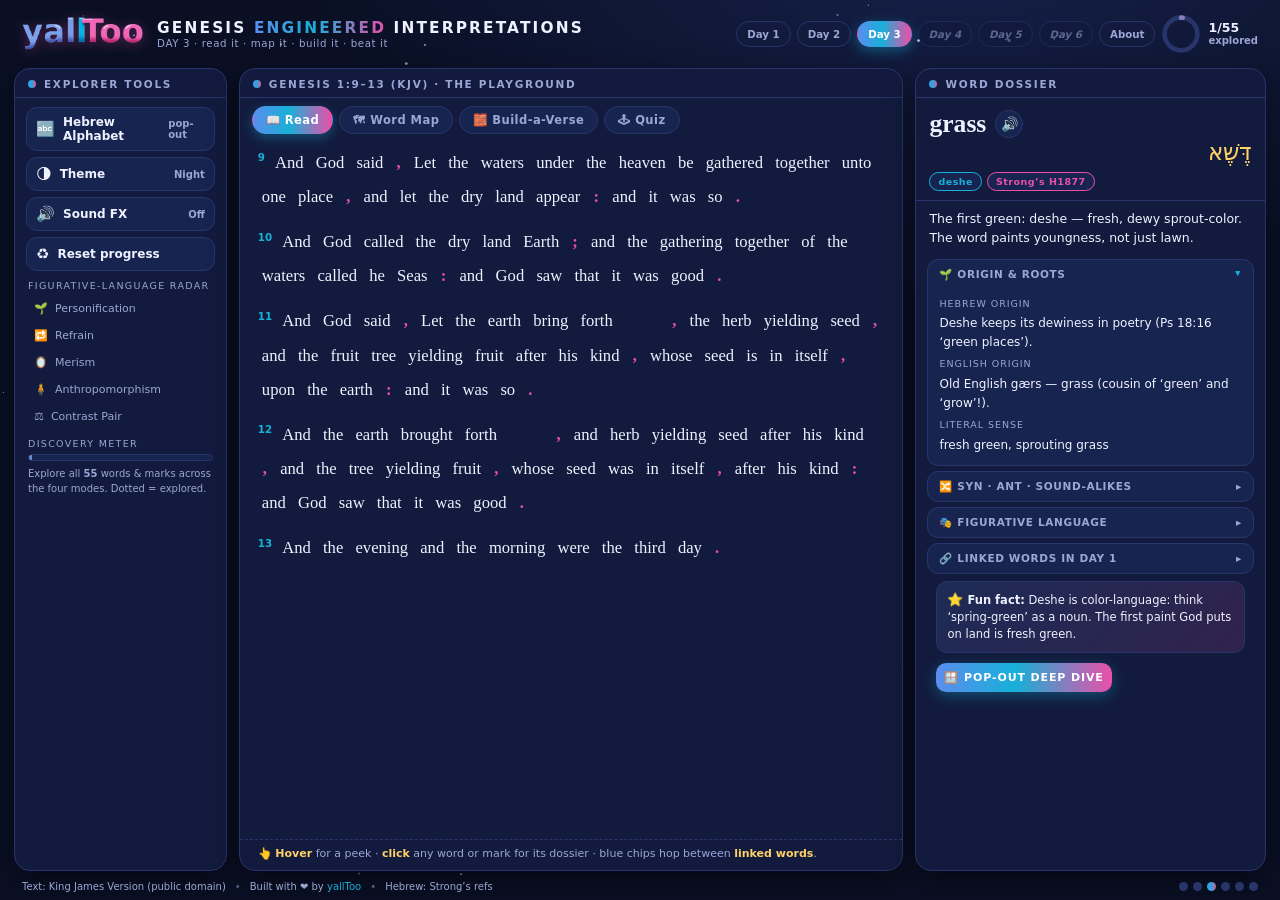
<file: day3.html>
<!DOCTYPE html>
<html lang="en">
<head>
<meta charset="utf-8">
<meta name="viewport" content="width=device-width, initial-scale=1">
<title>Day 3 — Land, Sea & Salad Bar · Genesis Engineered Interpretations</title>
<meta name="description" content="Read it, map it, build it, beat it: four ways to play with every word of Genesis Day 3 (KJV) — the gathered seas, the named Earth, and the first garden.">
<link rel="icon" type="image/png" href="assets/logo.png">
<style>
/* ============ GENESIS ENGINEERED INTERPRETATIONS · DAY 1 · 4-MODE LAB ============ */
:root{
  --bg:#0a0f24; --panel:#121b3d; --panel2:#182450;
  --ink:#eef2ff; --dim:#9aa7d4; --line:#28356b;
  --blue:#5b8dee; --cyan:#17b0d8; --pink:#ea4fa8; --gold:#ffd166; --green:#39d98a;
  --grad:linear-gradient(90deg,var(--blue),var(--cyan) 45%,var(--pink));
  --shadow:0 10px 30px rgba(0,0,0,.45); --radius:16px;
}
body.light{--bg:#f3efe4; --panel:#fffdf6; --panel2:#f6efdd; --ink:#20264a; --dim:#6a7194; --line:#d9d0b6; --shadow:0 10px 26px rgba(90,80,40,.18)}
*{box-sizing:border-box;margin:0;padding:0}
html,body{height:100%;overflow:hidden}
body{font-family:"Segoe UI",system-ui,Roboto,"Helvetica Neue",Arial,sans-serif;
  background:radial-gradient(1200px 700px at 75% -10%, #16224d 0%, var(--bg) 55%) fixed;
  color:var(--ink); transition:background .5s,color .5s}
body.light{background:radial-gradient(1200px 700px at 75% -10%, #fff8e2 0%, var(--bg) 55%) fixed}
#stars{position:fixed;inset:0;z-index:0;pointer-events:none;transition:opacity .6s}
body.light #stars{opacity:0}
#confetti{position:fixed;inset:0;z-index:90;pointer-events:none}
#app{position:relative;z-index:1;height:100vh;display:grid;grid-template-rows:auto 1fr auto;gap:10px;padding:10px 14px 8px}
.hidden{display:none !important}

/* header */
header{display:flex;align-items:center;gap:14px;padding:4px 8px}
.logo{height:36px;filter:drop-shadow(0 2px 6px rgba(234,79,168,.35));animation:floaty 6s ease-in-out infinite}
@keyframes floaty{0%,100%{transform:translateY(0)}50%{transform:translateY(-3px)}}
.titles h1{font-size:clamp(12px,1.2vw,16px);letter-spacing:.14em;font-weight:800;text-transform:uppercase}
.titles h1 b{background:var(--grad);-webkit-background-clip:text;background-clip:text;color:transparent}
.titles p{font-size:clamp(9.5px,.8vw,11.5px);color:var(--dim);letter-spacing:.06em}
nav{margin-left:auto;display:flex;gap:6px;align-items:center}
.pill{font-size:clamp(9.5px,.8vw,11.5px);font-weight:700;padding:6px 10px;border-radius:999px;border:1px solid var(--line);color:var(--dim);text-decoration:none;background:var(--panel);transition:.2s;white-space:nowrap}
.pill:hover{transform:translateY(-2px);color:var(--ink);border-color:var(--cyan)}
.pill.active{background:var(--grad);color:#fff;border-color:transparent;box-shadow:0 4px 14px rgba(23,176,216,.4)}
.pill.soon{opacity:.55;font-style:italic}.pill.soon:hover{opacity:.85}
#progWrap{display:flex;align-items:center;gap:7px}
#ring{width:40px;height:40px;transform:rotate(-90deg)}
#ringBg{stroke:var(--line)}#ringFg{stroke:url(#ringGrad);stroke-linecap:round;transition:stroke-dashoffset .6s}
#progTxt{font-size:10px;font-weight:800;color:var(--dim);line-height:1.15}
#progTxt b{display:block;font-size:12.5px;color:var(--ink)}

/* main grid */
main{display:grid;grid-template-columns:minmax(180px,17%) minmax(0,1fr) minmax(270px,28%);gap:12px;min-height:0}
.card{background:var(--panel);border:1px solid var(--line);border-radius:var(--radius);box-shadow:var(--shadow);min-height:0;display:flex;flex-direction:column;overflow:hidden}
.card>h2{font-size:10.5px;letter-spacing:.16em;text-transform:uppercase;color:var(--dim);padding:9px 13px 7px;border-bottom:1px solid var(--line);display:flex;align-items:center;gap:8px}
.card>h2 .dot{width:8px;height:8px;border-radius:50%;background:var(--grad)}
.pad{padding:9px 11px;overflow-y:auto;scrollbar-width:thin;flex:1;min-height:0}
.pad::-webkit-scrollbar,#verses::-webkit-scrollbar,.mbody::-webkit-scrollbar,#dossBody::-webkit-scrollbar,#mapWrap::-webkit-scrollbar{width:6px;height:6px}
.pad::-webkit-scrollbar-thumb,#verses::-webkit-scrollbar-thumb,.mbody::-webkit-scrollbar-thumb,#dossBody::-webkit-scrollbar-thumb,#mapWrap::-webkit-scrollbar-thumb{background:var(--line);border-radius:3px}
.toolbtn{display:flex;align-items:center;gap:8px;width:100%;text-align:left;font:inherit;font-size:12px;font-weight:700;color:var(--ink);background:var(--panel2);border:1px solid var(--line);border-radius:11px;padding:7px 9px;margin-bottom:6px;cursor:pointer;transition:.18s}
.toolbtn:hover{transform:translateX(3px);border-color:var(--cyan)}
.toolbtn .ico{font-size:15px}
.toolbtn small{margin-left:auto;color:var(--dim);font-weight:600}
.sect{font-size:9.5px;letter-spacing:.14em;text-transform:uppercase;color:var(--dim);margin:9px 2px 5px}
.devbtn{display:flex;gap:7px;align-items:center;width:100%;font:inherit;font-size:11px;color:var(--dim);background:transparent;border:1px solid transparent;border-radius:9px;padding:5px 7px;margin-bottom:2px;cursor:pointer;text-align:left;transition:.18s}
.devbtn:hover{color:var(--ink);background:var(--panel2)}
.devbtn.on{color:var(--ink);border-color:var(--gold);background:rgba(255,209,102,.08)}
#statBar{height:7px;border-radius:6px;background:var(--panel2);border:1px solid var(--line);overflow:hidden;margin:5px 2px}
#statFill{height:100%;width:0%;background:var(--grad);transition:width .6s}

/* center stage + view switcher */
#viewBar{display:flex;gap:6px;padding:8px 12px 0;flex-wrap:wrap}
.vbtn{font:inherit;font-size:11.5px;font-weight:800;letter-spacing:.04em;color:var(--dim);background:var(--panel2);border:1px solid var(--line);border-radius:999px;padding:6px 13px;cursor:pointer;transition:.2s}
.vbtn:hover{color:var(--ink);transform:translateY(-2px)}
.vbtn.on{background:var(--grad);color:#fff;border-color:transparent;box-shadow:0 4px 12px rgba(23,176,216,.35)}
.view{flex:1;min-height:0;display:flex;flex-direction:column}
#devBanner{display:none;align-items:center;gap:9px;margin:8px 14px 0;padding:7px 11px;border-radius:11px;background:rgba(255,209,102,.1);border:1px dashed var(--gold);font-size:11.5px}
#devBanner.show{display:flex;animation:slideDown .3s ease}
@keyframes slideDown{from{opacity:0;transform:translateY(-7px)}to{opacity:1;transform:none}}
#devBanner b{color:var(--gold)}
#devBanner button{margin-left:auto;background:none;border:none;color:var(--dim);cursor:pointer;font-size:13px}

/* READ view */
#verses{flex:1;min-height:0;padding:12px 18px 10px;overflow-y:auto;scrollbar-width:thin;line-height:2.05;font-family:Georgia,"Times New Roman",serif;font-size:clamp(13.5px,1.3vw,18px)}
.verse{margin-bottom:11px}
.vnum{font-family:"Segoe UI",system-ui,sans-serif;font-size:.62em;font-weight:800;color:var(--cyan);vertical-align:super;margin-right:6px;user-select:none}
.tok{cursor:pointer;border-radius:6px;padding:1px 3px;margin:0 1px;transition:background .15s,color .15s,transform .15s,box-shadow .15s;outline:none}
.tok:hover,.tok:focus-visible{background:var(--panel2);color:var(--cyan);transform:translateY(-2px) scale(1.06);box-shadow:0 3px 10px rgba(23,176,216,.3)}
.tok.punct{color:var(--pink);font-weight:700;border-radius:50%;padding:1px 4px}
.tok.punct:hover{color:#fff;background:var(--pink)}
.tok.sel{background:var(--grad);color:#fff !important;box-shadow:0 4px 16px rgba(234,79,168,.45)}
.tok.seen{border-bottom:2px dotted var(--cyan)}
.tok.hl{animation:goldPulse 1.1s ease-in-out infinite;background:rgba(255,209,102,.14)}
@keyframes goldPulse{0%,100%{box-shadow:0 0 0 0 rgba(255,209,102,.55)}50%{box-shadow:0 0 0 7px rgba(255,209,102,0)}}
.tok.pop{animation:popIn .45s cubic-bezier(.2,1.6,.4,1)}
@keyframes popIn{0%{transform:scale(1)}40%{transform:scale(1.35) rotate(-3deg)}100%{transform:scale(1)}}
.tok.reveal{opacity:0;animation:riseIn .5s ease forwards}
@keyframes riseIn{from{opacity:0;transform:translateY(9px)}to{opacity:1;transform:none}}
.tok.glowburst{animation:burst 1s ease}
@keyframes burst{0%{box-shadow:0 0 0 0 rgba(255,209,102,.9)}45%{box-shadow:0 0 34px 14px rgba(255,209,102,.55);background:rgba(255,209,102,.35)}100%{box-shadow:0 0 0 0 rgba(255,209,102,0)}}
#hint{padding:7px 18px 10px;font-size:11px;color:var(--dim);border-top:1px dashed var(--line)}
#hint b{color:var(--gold)}

/* MAP view */
#mapLegend{display:flex;gap:5px;flex-wrap:wrap;padding:8px 12px 4px}
.lchip{font:inherit;font-size:10px;font-weight:800;padding:4px 9px;border-radius:999px;border:1px solid var(--line);background:var(--panel2);color:var(--dim);cursor:pointer;transition:.15s}
.lchip:hover{transform:scale(1.07);color:var(--ink)}
#mapCtl{margin-left:auto;display:flex;gap:4px}
#mapCtl button{font:inherit;font-size:11px;font-weight:800;width:24px;height:24px;border-radius:7px;border:1px solid var(--line);background:var(--panel2);color:var(--ink);cursor:pointer}
#mapCtl button:hover{border-color:var(--cyan)}
#mapWrap{flex:1;min-height:0;margin:4px 12px 10px;overflow:auto;scrollbar-width:thin;border:1px solid var(--line);border-radius:14px;background:radial-gradient(900px 500px at 50% 0%, rgba(91,141,238,.07), transparent),var(--panel2);cursor:grab;position:relative}
#mapWrap.drag{cursor:grabbing}
#mapInner{position:relative;width:2400px;height:1400px;transform-origin:0 0}
.zone{position:absolute;border-radius:50%;pointer-events:none;filter:blur(6px)}
.zlabel{position:absolute;font-size:12px;font-weight:800;letter-spacing:.18em;color:var(--dim);opacity:.8;pointer-events:none;text-transform:uppercase}
.mtok{position:absolute;transform:translate(-50%,-50%);cursor:pointer;font-weight:800;border-radius:10px;padding:4px 9px;white-space:nowrap;transition:transform .15s,box-shadow .15s;outline:none;border:1.5px solid transparent}
.mtok:hover,.mtok:focus-visible{transform:translate(-50%,-50%) scale(1.18);z-index:5;box-shadow:0 6px 18px rgba(0,0,0,.4)}
.mtok.sel{border-color:#fff;box-shadow:0 0 0 3px rgba(255,255,255,.25),0 6px 18px rgba(0,0,0,.4)}
.mtok.seen{border-style:dotted;border-color:var(--cyan)}
.mtok.hl{animation:goldPulse 1.1s ease-in-out infinite}
.mtok .ct{font-size:9px;opacity:.75;vertical-align:super}
#mapLines{position:absolute;inset:0;pointer-events:none}
#mapHint{padding:0 14px 9px;font-size:10.5px;color:var(--dim)}

/* BUILD view */
#buildBox{flex:1;min-height:0;display:flex;flex-direction:column;padding:10px 14px}
#buildGoal{font-size:12px;color:var(--dim);margin-bottom:8px}
#buildGoal b{color:var(--ink)}
#buildSeq{min-height:64px;display:flex;flex-wrap:wrap;gap:5px;align-content:flex-start;padding:9px;border:2px dashed var(--line);border-radius:14px;background:var(--panel2);margin-bottom:9px}
#buildSeq:empty::before{content:"Drop your words here… click chips below ↓";color:var(--dim);font-size:11.5px;padding:8px}
.bslot{font:inherit;font-size:13px;font-weight:800;font-family:Georgia,serif;color:var(--ink);background:var(--panel);border:1.5px solid var(--line);border-radius:9px;padding:5px 9px;cursor:pointer;position:relative;transition:.15s}
.bslot:hover{border-color:var(--pink)}
.bslot.ok{border-color:var(--green);background:rgba(57,217,138,.14)}
.bslot.bad{border-color:var(--pink);background:rgba(234,79,168,.12);animation:shake .4s}
@keyframes shake{0%,100%{transform:translateX(0)}25%{transform:translateX(-6px)}50%{transform:translateX(5px)}75%{transform:translateX(-3px)}}
#buildBtns{display:flex;gap:6px;flex-wrap:wrap;margin-bottom:9px}
#buildBtns button{font:inherit;font-size:11.5px;font-weight:800;border-radius:999px;padding:7px 14px;cursor:pointer;transition:.2s;border:1px solid var(--line);background:var(--panel2);color:var(--ink)}
#buildBtns button:hover{transform:translateY(-2px);border-color:var(--cyan)}
#buildBtns .go{background:var(--grad);border-color:transparent;color:#fff}
#buildPalette{flex:1;min-height:0;overflow-y:auto;scrollbar-width:thin;border-top:1px dashed var(--line);padding-top:8px}
.pcat{font-size:9.5px;letter-spacing:.14em;text-transform:uppercase;color:var(--dim);margin:6px 0 4px}
.pchip{font:inherit;font-size:12px;font-weight:700;font-family:Georgia,serif;color:var(--ink);background:var(--panel2);border:1px solid var(--line);border-radius:9px;padding:4px 9px;margin:0 4px 5px 0;cursor:pointer;transition:.15s}
.pchip:hover{transform:translateY(-2px) scale(1.06);border-color:var(--gold);box-shadow:0 4px 10px rgba(255,209,102,.25)}
#buildMsg{min-height:20px;font-size:12px;font-weight:700;color:var(--gold);margin-top:6px}

/* QUIZ view */
#quizBox{flex:1;min-height:0;overflow-y:auto;scrollbar-width:thin;padding:14px 18px}
#quizBox h3{font-size:17px;margin-bottom:4px}
#quizBox .sub{font-size:12px;color:var(--dim);margin-bottom:12px}
.qdots{display:flex;gap:5px;margin-bottom:12px}
.qdots span{width:10px;height:10px;border-radius:50%;background:var(--line)}
.qdots span.ok{background:var(--green)}.qdots span.no{background:var(--pink)}
#qText{font-size:15.5px;font-weight:700;line-height:1.45;margin-bottom:12px}
.qopt{display:block;width:100%;text-align:left;font:inherit;font-size:13px;color:var(--ink);background:var(--panel2);border:1.5px solid var(--line);border-radius:11px;padding:9px 11px;margin-bottom:7px;cursor:pointer;transition:.15s}
.qopt:hover{border-color:var(--cyan);transform:translateX(4px)}
.qopt.right{border-color:var(--green);background:rgba(57,217,138,.15);animation:popIn .4s}
.qopt.wrong{border-color:var(--pink);background:rgba(234,79,168,.12);animation:shake .4s}
.btn{font:inherit;font-weight:800;font-size:13px;padding:10px 20px;border-radius:999px;border:none;cursor:pointer;text-decoration:none;transition:.2s;display:inline-block}
.btn.grad{background:var(--grad);color:#fff;box-shadow:0 6px 20px rgba(23,176,216,.4)}
.btn.grad:hover{transform:translateY(-3px) scale(1.03)}
.btn.ghost{background:transparent;border:1.5px solid var(--line);color:var(--dim)}
.btn.ghost:hover{border-color:var(--cyan);color:var(--ink)}

/* dossier */
#dossHead{padding:11px 13px 9px;border-bottom:1px solid var(--line)}
#dWord{font-size:clamp(20px,2vw,28px);font-weight:800;font-family:Georgia,serif;display:flex;align-items:center;gap:9px;flex-wrap:wrap}
#dWord .saybtn{font-size:14px;background:var(--panel2);border:1px solid var(--line);border-radius:50%;width:28px;height:28px;cursor:pointer;transition:.2s}
#dWord .saybtn:hover{transform:scale(1.15) rotate(12deg);border-color:var(--cyan)}
#dHeb{font-size:clamp(19px,1.8vw,25px);color:var(--gold);direction:rtl;font-family:"SBL Hebrew","Times New Roman",serif}
#dMeta{display:flex;gap:5px;flex-wrap:wrap;margin-top:6px}
.tag{font-size:9.5px;font-weight:800;letter-spacing:.05em;padding:3px 8px;border-radius:999px;background:var(--panel2);border:1px solid var(--line);color:var(--dim)}
.tag.tr{color:var(--cyan);border-color:var(--cyan)}
.tag.st{color:var(--pink);border-color:var(--pink)}
a.tag{text-decoration:none}
.tag.fg{color:var(--gold);border-color:var(--gold);cursor:pointer}
#dMean{padding:9px 13px 3px;font-size:12.5px;line-height:1.5}
#dossBody{flex:1;min-height:0;padding:3px 9px 11px;overflow-y:auto;scrollbar-width:thin}
.acc{border:1px solid var(--line);border-radius:11px;margin:5px 2px;overflow:hidden;background:var(--panel2)}
.acc>button{width:100%;display:flex;align-items:center;gap:7px;font:inherit;font-size:10.5px;font-weight:800;letter-spacing:.06em;text-transform:uppercase;color:var(--dim);background:transparent;border:none;padding:8px 11px;cursor:pointer;transition:.2s}
.acc>button:hover{color:var(--ink)}
.acc>button .chev{margin-left:auto;transition:transform .3s}
.acc.open>button .chev{transform:rotate(90deg);color:var(--cyan)}
.acc .body{max-height:0;overflow:hidden;transition:max-height .35s ease}
.acc .inner{padding:2px 11px 10px;font-size:12px;line-height:1.55}
.acc .inner .lbl{color:var(--dim);font-size:9.5px;text-transform:uppercase;letter-spacing:.1em;display:block;margin:6px 0 3px}
.chips{display:flex;flex-wrap:wrap;gap:4px;margin-top:3px}
.chip{font:inherit;font-size:10.5px;font-weight:700;padding:3px 8px;border-radius:999px;border:1px solid var(--cyan);color:var(--cyan);background:transparent;cursor:pointer;transition:.15s}
.chip:hover{background:var(--cyan);color:#04121f;transform:scale(1.07)}
.chip.ant{border-color:var(--pink);color:var(--pink)}.chip.ant:hover{background:var(--pink);color:#fff}
.chip.homo{border-color:var(--gold);color:var(--gold)}.chip.homo:hover{background:var(--gold);color:#241a02}
.chip.rel{border-color:var(--blue);color:var(--blue)}.chip.rel:hover{background:var(--blue);color:#fff}
.funbox{margin:7px 11px 10px;padding:8px 10px;border-radius:11px;background:linear-gradient(135deg,rgba(91,141,238,.14),rgba(234,79,168,.14));border:1px solid var(--line);font-size:11.5px;line-height:1.5}
.funbox .star{font-size:13px;margin-right:4px;display:inline-block;animation:spinStar 3.4s linear infinite}
@keyframes spinStar{0%{transform:rotate(0)}50%{transform:rotate(180deg) scale(1.2)}100%{transform:rotate(360deg)}}
#popBtn{margin:0 11px 11px;font:inherit;font-size:11px;font-weight:800;letter-spacing:.08em;text-transform:uppercase;color:#fff;background:var(--grad);border:none;border-radius:10px;padding:8px;cursor:pointer;transition:.2s;box-shadow:0 4px 14px rgba(23,176,216,.35)}
#popBtn:hover{transform:translateY(-2px)}

/* footer, tooltip, modals */
footer{display:flex;align-items:center;gap:9px;font-size:10px;color:var(--dim);padding:0 8px}
footer .sep{opacity:.5}
footer a{color:var(--cyan);text-decoration:none}footer a:hover{text-decoration:underline}
#dayDots{margin-left:auto;display:flex;gap:5px}
#dayDots span{width:9px;height:9px;border-radius:50%;background:var(--line);transition:.3s}
#dayDots span.done{background:var(--grad)}
#tip{position:fixed;z-index:60;max-width:230px;background:var(--panel2);border:1px solid var(--cyan);border-radius:10px;padding:7px 10px;font-size:11px;line-height:1.4;pointer-events:none;opacity:0;transform:translateY(6px);transition:opacity .18s,transform .18s;box-shadow:var(--shadow)}
#tip.show{opacity:1;transform:none}
#tip .th{color:var(--gold);direction:rtl;font-size:13.5px}
#tip .tt{color:var(--cyan);font-weight:800}
#modalWrap{position:fixed;inset:0;z-index:80;display:none;align-items:center;justify-content:center;background:rgba(4,7,20,.66);backdrop-filter:blur(4px)}
#modalWrap.show{display:flex;animation:fadeIn .25s ease}
@keyframes fadeIn{from{opacity:0}to{opacity:1}}
.modal{width:min(560px,92vw);max-height:84vh;display:flex;flex-direction:column;background:var(--panel);border:1px solid var(--line);border-radius:20px;box-shadow:0 24px 60px rgba(0,0,0,.5);animation:zoomIn .3s cubic-bezier(.2,1.4,.4,1)}
@keyframes zoomIn{from{transform:scale(.85);opacity:0}to{transform:scale(1);opacity:1}}
.modal header{padding:13px 17px;border-bottom:1px solid var(--line)}
.modal header h3{font-size:15px;background:var(--grad);-webkit-background-clip:text;background-clip:text;color:transparent}
.modal header .x{margin-left:auto;background:none;border:none;color:var(--dim);font-size:17px;cursor:pointer}
.modal header .x:hover{color:var(--pink);transform:rotate(90deg)}
.modal .mbody{padding:13px 17px;overflow-y:auto;font-size:12.5px;line-height:1.6;scrollbar-width:thin}
.alphaGrid{display:grid;grid-template-columns:repeat(auto-fill,minmax(105px,1fr));gap:7px}
.alphaCell{background:var(--panel2);border:1px solid var(--line);border-radius:11px;padding:7px 5px;text-align:center;transition:.2s}
.alphaCell:hover{transform:translateY(-3px) scale(1.05);border-color:var(--gold)}
.alphaCell .L{font-size:24px;color:var(--gold);direction:rtl}
.alphaCell .N{font-size:10.5px;font-weight:800}
.alphaCell .S{font-size:9.5px;color:var(--dim)}
.alphaCell .V{font-size:9px;color:var(--cyan)}
@media (max-width:900px){main{grid-template-columns:1fr}html,body{overflow:auto}#app{height:auto;min-height:100vh}}
</style>
</head>
<body>
<canvas id="stars"></canvas>
<canvas id="confetti"></canvas>
<div id="app">
  <header>
    <img class="logo" src="assets/logo.png" alt="yallToo logo">
    <div class="titles">
      <h1>Genesis <b>Engineered</b> Interpretations</h1>
      <p>DAY 3 · read it · map it · build it · beat it</p>
    </div>
    <nav>
      <a class="pill" href="index.html">Day 1</a>
      <a class="pill" href="day2.html">Day 2</a>
      <a class="pill active" href="day3.html">Day 3</a>
      <a class="pill soon" href="day4.html">Day 4</a>
      <a class="pill soon" href="day5.html">Day 5</a>
      <a class="pill soon" href="day6.html">Day 6</a>
      <a class="pill" href="about.html">About</a>
      <div id="progWrap">
        <svg id="ring" viewBox="0 0 44 44" aria-hidden="true">
          <defs><linearGradient id="ringGrad" x1="0" y1="0" x2="1" y2="1">
            <stop offset="0" stop-color="#5b8dee"/><stop offset=".5" stop-color="#17b0d8"/><stop offset="1" stop-color="#ea4fa8"/>
          </linearGradient></defs>
          <circle id="ringBg" cx="22" cy="22" r="18" fill="none" stroke-width="5"/>
          <circle id="ringFg" cx="22" cy="22" r="18" fill="none" stroke-width="5"/>
        </svg>
        <span id="progTxt"><b>0/0</b>explored</span>
      </div>
    </nav>
  </header>

  <main>
    <section class="card">
      <h2><span class="dot"></span>Explorer Tools</h2>
      <div class="pad">
        <button class="toolbtn" id="alphaBtn"><span class="ico">🔤</span>Hebrew Alphabet<small>pop-out</small></button>
        <button class="toolbtn" id="themeBtn"><span class="ico">🌗</span>Theme<small>Night</small></button>
        <button class="toolbtn" id="soundBtn"><span class="ico">🔊</span>Sound FX<small>Off</small></button>
        <button class="toolbtn" id="resetBtn"><span class="ico">♻️</span>Reset progress<small></small></button>
        <div class="sect">Figurative-language radar</div>
        <div id="devList"></div>
        <div class="sect">Discovery meter</div>
        <div id="statBar"><div id="statFill"></div></div>
        <p style="font-size:10px;color:var(--dim);line-height:1.5;padding:0 2px">Explore all <b id="totalN"></b> words &amp; marks across the four modes. Dotted = explored.</p>
      </div>
    </section>

    <section class="card">
      <h2><span class="dot"></span>Genesis 1:9–13 (KJV) · the playground</h2>
      <div id="viewBar">
        <button class="vbtn on" data-view="read">📖 Read</button>
        <button class="vbtn" data-view="map">🗺 Word Map</button>
        <button class="vbtn" data-view="build">🧱 Build-a-Verse</button>
        <button class="vbtn" data-view="quiz">🕹 Quiz</button>
      </div>
      <div id="devBanner"></div>

      <div class="view" id="viewRead">
        <div id="verses" aria-label="Genesis 1 verses 9 to 13, clickable words"></div>
        <div id="hint">👆 <b>Hover</b> for a peek · <b>click</b> any word or mark for its dossier · blue chips hop between <b>linked words</b>.</div>
      </div>

      <div class="view hidden" id="viewMap">
        <div id="mapLegend"></div>
        <div id="mapWrap"><div id="mapInner"></div></div>
        <div id="mapHint">🖱 Drag to pan · scroll or +/− to zoom · click a node to open its dossier · lines = relationships (roots, contrasts, commands).</div>
      </div>

      <div class="view hidden" id="viewBuild">
        <div id="buildBox">
          <div id="buildGoal"> <b>Build-a-Verse challenge:</b> reconstruct <b>Genesis 1:10</b> — “And God called the dry land Earth; and the gathering together of the waters called he Seas: and God saw that it was good.” — word for word, mark for mark. Click chips to lay them; click a laid chip to remove it.</div>
          <div id="buildSeq"></div>
          <div id="buildBtns">
            <button class="go" id="bCheck">▶ Check my verse</button>
            <button id="bHint">💡 Hint</button>
            <button id="bShow">👀 Show me</button>
            <button id="bClear">♻ Clear</button>
          </div>
          <div id="buildMsg"></div>
          <div id="buildPalette"></div>
        </div>
      </div>

      <div class="view hidden" id="viewQuiz">
        <div id="quizBox"></div>
      </div>
    </section>

    <section class="card">
      <h2><span class="dot"></span>Word Dossier</h2>
      <div id="dossHead"></div>
      <div id="dMean"></div>
      <div id="dossBody"></div>
    </section>
  </main>

  <footer>
    <span>Text: King James Version (public domain)</span><span class="sep">•</span>
    <span>Built with ❤️ by <a href="about.html">yallToo</a></span><span class="sep">•</span>
    <span>Hebrew: Strong’s refs</span>
    <div id="dayDots" title="Days explored"><span></span><span></span><span></span><span></span><span></span><span></span></div>
  </footer>
</div>
<div id="tip"></div>
<div id="modalWrap"></div>

<script>
/* ================= DATA (DAY 3 — Genesis 1:9–13 KJV) ================= */
const DAY_INDEX=2, SUF="-d3", GLOW_ID="grass", DEFAULT_ID="grass", DAY_TITLE="Day 3";
const BUILD_QUOTE="And God called the dry land Earth; and the gathering together of the waters called he Seas: and God saw that it was good.";
const BUILD_WINNOTE="You just engineered Genesis 1:10 — the naming verse: Earth, Seas, and the return of ‘good’. Every slot green!";
const BUILD_REWARD="grass";
const ALPHA_NOTE='Day 3 cameos: <b style="color:var(--gold)">דֶּשֶׁא</b> (deshe, grass) starts with dalet — the DOOR letter: sprouts door out of the ground · <b style="color:var(--gold)">זֶרַע</b> (zera, seed) starts with zayin — the spark letter!';
const XLINKS=[
 {home:"index.html",label:"also on Day 1",ids:["and","god","said","let","the","waters","under","heaven","be","colon","it","was","so","period","called","earth","semicolon","of","he","saw","that","good","in","upon","evening","morning","were","day"]},
 {home:"day2.html",label:"also on Day 2",ids:["and","god","said","let","the","waters","under","heaven","be","colon","it","was","so","period","called","of","in","he","evening","morning","were","day"]}];

const DEVICES=[
 {id:"personification",icon:"🌱",name:"Personification",desc:"‘Let the EARTH bring forth…’ — the land plays gardener and mother, sending green guests out of its doors."},
 {id:"refrain",icon:"🔁",name:"Refrain",desc:"‘After his kind’ drums three times in two verses — repetition as rhythm and as a boundary: like makes like."},
 {id:"merism",icon:"🪞",name:"Merism",desc:"Third episode of ‘evening and morning’ — the whole day told by its two ends."},
 {id:"anthropomorphism",icon:"🧍",name:"Anthropomorphism",desc:"God says, calls and sees — human-shaped verbs for divine action."},
 {id:"contrast",icon:"⚖️",name:"Contrast Pair",desc:"Dry land vs gathered seas: Day 3’s boundary line, drawn with water on one side and dust on the other."}];

const VERSES=[
 {n:9,tokens:[["and","And"],["god","God"],["said","said"],["comma",","],["let","Let"],["the","the"],["waters","waters"],["under","under"],["the","the"],["heaven","heaven"],["be","be"],["gathered","gathered"],["together","together"],["unto","unto"],["one","one"],["place","place"],["comma",","],["and","and"],["let","let"],["the","the"],["dry","dry"],["land","land"],["appear","appear"],["colon",":"],["and","and"],["it","it"],["was","was"],["so","so"],["period","."]]},
 {n:10,tokens:[["and","And"],["god","God"],["called","called"],["the","the"],["dry","dry"],["land","land"],["earth","Earth"],["semicolon",";"],["and","and"],["the","the"],["gathering","gathering"],["together","together"],["of","of"],["the","the"],["waters","waters"],["called","called"],["he","he"],["seas","Seas"],["colon",":"],["and","and"],["god","God"],["saw","saw"],["that","that"],["it","it"],["was","was"],["good","good"],["period","."]]},
 {n:11,tokens:[["and","And"],["god","God"],["said","said"],["comma",","],["let","Let"],["the","the"],["earth","earth"],["bring","bring"],["forth","forth"],["grass","grass"],["comma",","],["the","the"],["herb","herb"],["yielding","yielding"],["seed","seed"],["comma",","],["and","and"],["the","the"],["fruit","fruit"],["tree","tree"],["yielding","yielding"],["fruit","fruit"],["after","after"],["his","his"],["kind","kind"],["comma",","],["whose","whose"],["seed","seed"],["is","is"],["in","in"],["itself","itself"],["comma",","],["upon","upon"],["the","the"],["earth","earth"],["colon",":"],["and","and"],["it","it"],["was","was"],["so","so"],["period","."]]},
 {n:12,tokens:[["and","And"],["the","the"],["earth","earth"],["brought","brought"],["forth","forth"],["grass","grass"],["comma",","],["and","and"],["herb","herb"],["yielding","yielding"],["seed","seed"],["after","after"],["his","his"],["kind","kind"],["comma",","],["and","and"],["the","the"],["tree","tree"],["yielding","yielding"],["fruit","fruit"],["comma",","],["whose","whose"],["seed","seed"],["was","was"],["in","in"],["itself","itself"],["comma",","],["after","after"],["his","his"],["kind","kind"],["colon",":"],["and","and"],["god","God"],["saw","saw"],["that","that"],["it","it"],["was","was"],["good","good"],["period","."]]},
 {n:13,tokens:[["and","And"],["the","the"],["evening","evening"],["and","and"],["the","the"],["morning","morning"],["were","were"],["the","the"],["third","third"],["day","day"],["period","."]]}];

const CATCOL={god:"#ffd166",speech:"#ea4fa8",light:"#fff3c4",dark:"#8a63d2",water:"#17b0d8",earth:"#7ac74f",time:"#ff9f43",order:"#5b8dee",chaos:"#c0392b",func:"#8892b8",punct:"#ff6b9d"};

const W={
and:{t:"and",cat:"func",m:"The glue word chaining the story forward — Day 3 uses it 12 times in five verses.",en:"Old English ‘and/ond’, from Proto-Germanic *andi.",syn:["plus","also","along with"],rel:["said"],fun:"Hebrew’s vav (‘and’) keeps the river-sentence flowing — Day 3 is one long current of ‘and… and… and…’."},
god:{t:"God",cat:"god",heb:"אֱלֹהִים",tr:"Elohim",say:"eh-lo-HEEM",st:"H430",lit:"God, gods (plural form)",m:"The Creator — plural-shaped word, singular action.",org:"Plural of eloah; kin to El, ‘mighty one’.",en:"Old English ‘god’, from Proto-Germanic *gudą.",syn:["Creator","Almighty","Maker","Deity"],hg:["god (any worshiped being) vs God (the One)"],fig:["anthropomorphism"],fn:"God says, calls and sees like a person — human verbs for divine action.",rel:["said","called","saw","earth"],fun:"On Day 3 God hands the land a job: ‘Let the EARTH bring forth…’ — the Creator delegates to creation."},
said:{t:"said",cat:"speech",heb:"אָמַר",tr:"amar",say:"ah-MAR",st:"H559",lit:"to say, speak, command",m:"Speech #3 and #4 of the ten: the waters’ muster-order and the garden’s commission.",org:"Root ’-m-r.",en:"Old English secgan → ‘say’.",syn:["spoke","declared","commanded"],fig:["anthropomorphism"],rel:["let","god","called"],fun:"Two commands in one day: gather, and green. Words remain God’s first tool."},
comma:{t:",",k:"p",cat:"punct",name:"Comma ( , )",m:"A tiny pause — Day 3’s long garden list is comma country: grass, herb, tree…",en:"From Greek komma — ‘a piece cut off’.",rel:[],fun:"Verses 11–12 carry eight commas between them — lists love commas the way gardens love rain."},
let:{t:"Let",cat:"speech",heb:"יְהִי",tr:"yehi",say:"YEH-hee",st:"H1961",lit:"let it be! may it happen!",m:"The command-flavor verb — but watch: verse 11’s ‘Let the earth bring forth’ is a jussive too: ‘Earth: SEND GREEN!’",org:"Jussive form of hayah, ‘to be’.",en:"Old English lætan.",hg:["let (allow) vs let (tennis 🎾)"],syn:["allow","command","may"],rel:["be","gathered","bring","said"],fun:"Day 3’s ‘let’ doesn’t just summon things — it hires the earth as gardener."},
the:{t:"the",cat:"func",m:"The spotlight word — now pointing at seas, land and trees like a botanist’s label.",en:"Old English þē, family of ‘that’.",hp:["thee (old-style ‘you’ 🎭)"],syn:["that particular"],rel:["seas","earth","tree"],fun:"Fourteen ‘the’s in five verses — Day 3 is showing off its collection."},
waters:{t:"waters",cat:"water",heb:"מַיִם",tr:"mayim",say:"MAH-yim",st:"H4325",lit:"waters (always plural)",m:"The crowd of water — on Day 3 it gets marched into one place so land can breathe.",org:"‘-ayim’ plural ending.",en:"Old English wæter.",syn:["seas","oceans","floods"],rel:["seas","gathered","under","gathering"],fun:"Day 1: waters hover. Day 2: waters split. Day 3: waters muster. Same cast, three acts."},
under:{t:"under",cat:"water",heb:"תַּחַת",tr:"tachat",say:"TAH-khat",st:"H8478",lit:"under, beneath, instead of",m:"Beneath the heaven: the below-stairs waters about to get an address.",org:"Also ‘instead of’ — a substitute stands under your place.",en:"Old English under.",syn:["beneath","below"],ant:["above","over"],fig:["contrast"],rel:["heaven","waters","seas"],fun:"Under/above started on Day 2; Day 3 keeps the below-team and gives it coastline."},
heaven:{t:"heaven",cat:"earth",heb:"שָׁמַיִם",tr:"shamayim",say:"shah-MY-im",st:"H8064",lit:"the heavens, sky, space",m:"The named vault (Day 2) — now the ceiling line above the gathering waters.",org:"sham + mayim, ‘there-waters’, in folk etymology.",en:"Old English heofon.",syn:["sky","space","the heights"],ant:["earth"],rel:["under","waters","earth"],fun:"Heaven was named yesterday; today it works as a landmark: ‘waters UNDER the heaven’."},
be:{t:"be",cat:"speech",heb:"הָיָה",tr:"hayah",say:"hah-YAH",st:"H1961",lit:"to be, become, happen",m:"‘Be gathered’ — the being-verb in passive gear: the waters don’t gather themselves; they ARE gathered.",syn:["exist","become","happen"],hp:["bee 🐝"],rel:["gathered","was","is","were"],fun:"Hayah shows up again in verse 11 as ‘is’ (‘whose seed IS in itself’) — one verb, every gear."},
gathered:{t:"gathered",cat:"water",heb:"יִקָּווּ",tr:"yiqqawu (qawah)",say:"yee-KAH-voo",st:"H6960",lit:"be collected, be gathered",m:"The muster-call: waters collected into one place. The root qawah ALSO means ‘to hope / wait’ — gathering and hoping share a root.",org:"Qawah I = wait, hope; Qawah II = collect. Miqweh (v10) is its noun.",en:"‘Gather’ is from Old English gæderian — kin to ‘together’ and ‘good’ (!).",syn:["collected","assembled","mustered"],ant:["scattered","spread"],rel:["together","gathering","waters","seas"],fun:"Same letters, two meanings: qawah = gather AND hope. Hebrew hears waiting and gathering as cousins — like waters waiting to be called Seas."},
together:{t:"together",cat:"func",m:"The with-word: waters gathered TOGETHER — and ‘gathering together’ (v10) becomes a noun, miqweh.",en:"Old English tōgædere — literally ‘to-gather’! The word contains its own verb.",syn:["with","jointly","collectively"],ant:["apart","separately"],rel:["gathered","gathering"],fun:"Look inside ‘together’: TO + GATHER. English hid the verb in the adverb — and Day 3 hides the adverb in a Hebrew noun."},
unto:{t:"unto",cat:"func",m:"Archaic ‘to/toward’: the waters march UNTO one place — direction with a dress coat on.",en:"Middle English: un (‘on’) + to. Survives mostly in Bibles and fairy tales.",syn:["to","toward","up to"],ant:["from","away"],rel:["one","place","gathered"],fun:"‘Unto’ is ‘to’ in Sunday best — modern English retired it, but the KJV keeps it for solemn directions."},
one:{t:"one",cat:"order",heb:"אֶחָד",tr:"echad",say:"eh-KHAD",st:"H259",lit:"one, a united one",m:"ONE place — echad, the united-one word of the Shema (‘the LORD is ONE’): oneness that bundles, not just counts.",org:"Echad can describe a cluster: one bunch of grapes, one people.",en:"Old English ān — the same ‘one’ that wore down into ‘a’ and ‘an’!",syn:["single","united","sole"],ant:["many","several"],rel:["place","gathered"],fun:"Echo check: Day 2’s ‘A firmament’ hides ān = one; Day 3’s ‘ONE place’ shouts it. And echad’s fame line is the Shema: Hear O Israel, the LORD is one."},
place:{t:"place",cat:"order",heb:"מָקוֹם",tr:"maqom",say:"mah-KOME",st:"H4725",lit:"place, space, standing-room",m:"An address: the ocean’s first zip code. Maqom is also a holy-word elsewhere — ‘the Place’ can mean God’s presence.",org:"From qum, ‘to rise, stand’ — a place is where things stand up.",en:"From Latin platea — a broad street (cousin of ‘plaza’ and ‘place’!).",syn:["spot","site","location"],ant:["nowhere"],rel:["one","gathered","waters"],fun:"Maqom = ‘standing-room’. The waters stood up and stood together — geography begins."},
dry:{t:"dry",cat:"earth",heb:"יַבָּשָׁה",tr:"yabbashah",say:"yah-bah-SHAH",st:"H3004",lit:"dry land, the dryness",m:"The dryness — land you can stand on. One Hebrew word for what English needs two (‘dry land’).",org:"From yabesh, ‘to be dry’ (H3001) — drought-language turned address.",en:"Old English dryge.",syn:["arid","drained","land-dry"],ant:["wet","soaked"],fig:["contrast"],fn:"Dry vs soaked is the day’s material contrast: dust on one side, sea on the other.",rel:["land","earth","seas"],fun:"Hebrew packs ‘dry land’ into ONE word: yabbashah. Say it like a splash ending: yah-bah-SHAH."},
land:{t:"land",cat:"earth",m:"Half of English ‘dry land’ — Hebrew says it in one word (yabbashah); English needs a pair.",en:"Old English land — ground, soil, country.",syn:["ground","soil","country"],ant:["sea"],rel:["dry","earth","seas"],fun:"English: two words (dry land). Hebrew: one (yabbashah). Translation math: 2 → 1."},
appear:{t:"appear",cat:"earth",heb:"רָאָה",tr:"ra’ah (niphal)",say:"rah-AH",st:"H7200",lit:"be seen, appear",m:"The passive of DAY 1’s ‘saw’! Ra’ah means see; in this gear it means BE SEEN — the land lets itself be seen.",org:"Same root as saw (Day 1) — the verb flips from active to passive.",en:"From Latin apparere — ‘to come in sight’ (cousin of ‘appear’, ‘apparent’, ‘apparition’ 👻).",syn:["show up","emerge","surface"],ant:["hide","vanish"],rel:["saw","dry","land","earth"],fun:"Root reunion: Day 1 God SAW (ra’ah); Day 3 the land APPEARS (ra’ah, passive). Same verb, new direction — seeing becomes showing."},
colon:{t:":",k:"p",cat:"punct",name:"Colon ( : )",m:"Drumroll mark — three of them in Day 3, each introducing ‘and it was so’ or the review.",en:"From Greek kolon — ‘a limb or section’.",rel:["so","good"],fun:"Day 3’s colons are result-drums: command : ‘and it was so’. Command : review ‘it was good’."},
it:{t:"it",cat:"func",m:"The stand-in — doubling for the muster (‘it was so’) and the garden (‘it was good’).",en:"Old English ‘hit’ — the ‘h’ wore off.",rel:["was","good","so"],fun:"Stunt-double pronoun, third appearance this week."},
was:{t:"was",cat:"time",heb:"הָיָה",tr:"hayah",say:"hah-YAH",st:"H1961",lit:"to be, become, happen",m:"Past of ‘be’ — holding up both refrains: ‘it WAS so’, ‘it WAS good’.",syn:["existed","stood","happened"],hp:["wuz! (that’s how fast speech says it)"],rel:["be","were","is","so"],fun:"Hayah again — the being-verb is the chapter’s load-bearing wall."},
so:{t:"so",cat:"order",heb:"כֵּן",tr:"ken",say:"KANE",st:"H3651",lit:"thus, so; YES",m:"The done-deal word, twice on Day 3: muster confirmed, garden confirmed.",org:"Ken = thus / yes in Hebrew.",en:"Old English swā.",syn:["thus","done","exactly"],fig:["idiom"],fn:"‘And it was so’ = the idiom of completion: word and world match.",rel:["was","said"],fun:"Ken = ‘so’ AND ‘yes’. Creation keeps saying yes."},
period:{t:".",k:"p",cat:"punct",name:"Period ( . )",m:"Full stop — five of them close Day 3’s five verses.",en:"From Greek periodos — ‘a complete circuit’.",rel:[],fun:"Verse 13’s period ends the day; verse 10’s period ends the first ‘good’ in two days. Periods pace the poetry."},
called:{t:"called",cat:"speech",heb:"קָרָא",tr:"qara",say:"kah-RAH",st:"H7121",lit:"to call, name, proclaim",m:"The naming verb, twice in verse 10: Earth! Seas! The naming ceremony from Days 1–2 continues.",org:"Root q-r-’.",en:"Old English ceallian.",hg:["called (named) vs called (phoned ☎️)"],syn:["named","dubbed","labeled"],fig:["anthropomorphism"],rel:["earth","seas","god","said"],fun:"Naming = authority + affection. God names the land and the sea like a parent names twins."},
earth:{t:"Earth",cat:"earth",heb:"אֶרֶץ",tr:"erets",say:"EH-rets",st:"H776",lit:"land, ground, the whole earth",m:"Name tag day: the dry land is CALLED Earth — Day 1’s merism partner finally gets its own name (Day 2 named Heaven).",org:"Kin to Akkadian erṣetu.",en:"Old English eorþe.",syn:["land","ground","world","globe"],ant:["heaven"],rel:["dry","land","seas","bring","brought"],fun:"Now BOTH halves of ‘heaven and earth’ wear name tags — the merism is official. And this named Earth gets employees: grass, herb, tree."},
semicolon:{t:";",k:"p",cat:"punct",name:"Semicolon ( ; )",m:"The hinge-pause returns! Verse 10: Earth named ; Seas named — two namings hinged in one verse.",en:"Invented 1494 by Aldus Manutius.",rel:["called","seas","earth"],fun:"The semicolon’s Day 1 job was hinging chaos; its Day 3 job is hinging names. Punctuation with a résumé."},
gathering:{t:"gathering",cat:"water",heb:"מִקְוֶה",tr:"miqweh",say:"mik-VEH",st:"H4723",lit:"gathering, assembly, pool",m:"A TRIPLE-meaning noun: (1) a gathering/assembly, (2) a pool of water — the ritual bath mikveh!, (3) HOPE (Jer 17:13, ‘miqweh Yisrael’ = Hope of Israel).",org:"Noun of qawah (gather/hope) — the root’s whole family in one word.",en:"‘Gather’ + ‘-ing’; Old English gæderian.",syn:["assembly","pool","collection"],ant:["scattering"],rel:["gathered","waters","seas"],fun:"Miqweh is Hebrew’s pun-star: the Seas are a ‘gathering’, a ‘pool’ (mikveh), and — same letters — a ‘HOPE’. The ocean as assembly, bath, and hope at once."},
of:{t:"of",cat:"func",m:"Belonging-word: ‘the gathering OF the waters’ — the pool belongs to the water crowd.",en:"Worn-down cousin of ‘off’.",syn:["belonging to","from"],rel:["gathering","waters"],fun:"Of/off: one ancestor, two jobs."},
he:{t:"he",cat:"func",m:"‘Called HE Seas’ — KJV flips the order to mirror Hebrew’s verb-first style: called-he = va-yiqra.",en:"Old English hē.",rel:["called","seas"],fun:"Word-order Easter egg: ‘called he Seas’ keeps Hebrew’s drumbeat (verb-subject) in English clothes."},
seas:{t:"Seas",cat:"water",heb:"יָם",tr:"yam",say:"YAHM",st:"H3220",lit:"sea (Hebrew singular!)",m:"Named in verse 10 — and Hebrew says YAM, singular: ‘the Sea’. KJV pluralizes; Hebrew hears one great Sea wearing many coasts.",org:"Yam also means WEST in Hebrew — the seaward direction!",en:"Old English sǣ — sea, lake.",syn:["oceans","deeps","main"],ant:["land"],fig:["contrast"],fn:"Seas vs dry land: Day 3’s boundary contrast, named and notarized.",rel:["waters","gathering","earth","dry","under"],fun:"In Hebrew the sea faces west so literally that ‘yam’ means BOTH ‘sea’ and ‘west’. Navigate by vocabulary!"},
saw:{t:"saw",cat:"order",heb:"רָאָה",tr:"ra’ah",say:"rah-AH",st:"H7200",lit:"to see, inspect, approve",m:"The review verb returns — twice on Day 3 (vv10, 12), after Day 2’s silence.",org:"Root r-’-h.",en:"Old English seon; ‘saw’ = its past tense.",hg:["saw (the cutting tool 🪚)"],syn:["viewed","inspected","approved"],fig:["anthropomorphism"],rel:["good","that","appear","god"],fun:"Homograph standby: the verb, not the tool. And note its passive twin ‘appear’ two verses earlier — same root, flipped."},
that:{t:"that",cat:"func",m:"Connector: ‘saw THAT it was good’ — hooks the review to its verdict.",en:"Old English þæt.",rel:["good","it"],fun:"Swiss-army pointer word."},
good:{t:"good",cat:"order",heb:"טוֹב",tr:"tov",say:"TOHV",st:"H2896",lit:"good, pleasant, working as intended",m:"The verdict returns WITH INTEREST: twice on Day 3 (vv10, 12) after being skipped on Day 2.",org:"Root t-w-b.",en:"Old English gōd.",syn:["fine","beautiful","excellent"],ant:["bad","broken"],rel:["saw","that","god"],fun:"Day 2: no ‘good’. Day 3: ‘good’ twice, like double rations after a fast. (Day 3 ends 2–0; the chapter will finish 7–0 with ‘very good’.)"},
bring:{t:"bring",cat:"earth",heb:"יוֹצֵא",tr:"yotse (yatsa)",say:"yoh-TSEH",st:"H3318",lit:"bring out, send out, go out",m:"‘Let the earth BRING FORTH’ — literally ‘cause to GO OUT’. The land doesn’t manufacture green; it sends green out like a host sending guests.",org:"Yatsa is THE Exodus verb: ‘when Israel went OUT of Egypt’.",en:"Old English bringan.",syn:["produce","send out","bear"],ant:["withhold","hide"],fig:["personification"],fn:"The earth as host/mother: personification — land ‘sends out’ life like a person sends out family.",rel:["forth","brought","earth","grass"],fun:"Same verb family as the Exodus: yatsa = go out. Creation’s garden and Israel’s rescue run on the same verb."},
brought:{t:"brought",cat:"earth",heb:"הוֹצִיאָה",tr:"hotsi’ah (yatsa)",say:"ho-tsee-AH",st:"H3318",lit:"brought out, sent out",m:"Past gear of the send-out verb: the earth SENT OUT grass — the host kept its promise.",org:"Hiphil (causative) of yatsa, ‘to go out’ — the Exodus verb.",en:"Old English bringan → ‘brought’ with its -ought ending.",syn:["produced","sent out","delivered"],ant:["withheld"],fig:["personification"],rel:["bring","forth","grass","earth"],fun:"Command in v11, compliance report in v12: ‘let the earth bring forth…’ → ‘and the earth brought forth…’ — the fastest paperwork in history."},
forth:{t:"forth",cat:"func",m:"Forward-and-out: the direction word of ‘bring forth’.",en:"Old English forþ — cousin of ‘forward’… and a homophone of ‘fourth’!",syn:["out","forward","onward"],ant:["back","in"],hp:["fourth (number 4!)"],rel:["bring","brought"],fun:"Forth vs fourth: same sound, different spelling — Day 3’s homophone pair (the day itself is THIRD, not fourth!)."},
grass:{t:"grass",cat:"earth",heb:"דֶּשֶׁא",tr:"deshe",say:"DEH-sheh",st:"H1877",lit:"fresh green, sprouting grass",m:"The first green: deshe — fresh, dewy sprout-color. The word paints youngness, not just lawn.",org:"Deshe keeps its dewiness in poetry (Ps 18:16 ‘green places’).",en:"Old English gærs — grass (cousin of ‘green’ and ‘grow’!).",syn:["turf","sod","greens","sprouts"],ant:["bareness"],rel:["herb","seed","tree","bring","brought"],fun:"Deshe is color-language: think ‘spring-green’ as a noun. The first paint God puts on land is fresh green.",glow:true},
herb:{t:"herb",cat:"earth",heb:"עֵשֶׂב",tr:"esev",say:"EH-sev",st:"H6212",lit:"herb, plant, vegetation",m:"The plant-word: esev covers herbs, greens, crops — anything leafy that isn’t a tree.",org:"Esev is field-crop language (Deut 11:15 ‘grass for your cattle’ uses it).",en:"From Latin herba — plant, green crop (cousin of ‘herb’ and, via French, ‘herbage’).",syn:["plant","green","crop"],ant:["barrenness"],rel:["grass","seed","yielding"],fun:"British says ‘herb’ with an h; Americans drop it — one plant, two pronunciations, zero confusion in the garden."},
yielding:{t:"yielding",cat:"earth",heb:"זרע / עשה",tr:"mazria (zara) · oseh (asah)",say:"maz-REE-ah · oh-SEH",st:"H2232 · H6213",lit:"seeding (zara) · making (asah)",m:"One English word, TWO Hebrew verbs: seed-yielding = mazria (from zara, ‘to SOW’); fruit-yielding = oseh (from asah, ‘to MAKE’ — Day 2’s craftsman verb!).",org:"Zara = sow seed; asah = make/fashion (Day 2).",en:"Old English gieldan — originally ‘to PAY’! Yield still means both ‘produce’ and ‘surrender’.",syn:["producing","bearing","giving"],ant:["withholding"],rel:["seed","fruit","herb","tree"],fun:"English ‘yield’ is a two-faced word: crops yield fruit AND armies yield (surrender). Day 3 uses the generous face."},
seed:{t:"seed",cat:"earth",heb:"זֶרַע",tr:"zera",say:"ZEH-rah",st:"H2233",lit:"seed, offspring, lineage",m:"Seed AND descendants: zera is biology and family tree at once — ‘the seed of Abraham’ means his great-great-grandchildren.",org:"Zera runs through the whole Bible as the lineage word (Gen 12:7; 15:5).",en:"Old English sǣd — from ‘to sow’ (cousin of ‘sow’ and ‘season’!).",syn:["grain","kernel","offspring","lineage"],ant:["sterility"],rel:["yielding","herb","fruit","itself","kind"],fun:"‘In itself’ + ‘after his kind’: every seed is a time capsule carrying tomorrow’s plant inside today’s fruit. Zera = the Bible’s family-album word."},
fruit:{t:"fruit",cat:"earth",heb:"פְּרִי",tr:"peri",say:"peh-REE",st:"H6529",lit:"fruit, produce, outcome",m:"Peri: fruit on the tree and outcome of a life — the word doubles for harvest and results.",org:"Peri of the land, peri of the lips, peri of the womb — all ‘fruit’ in Hebrew.",en:"From Latin fructus — ‘enjoyed produce’ (cousin of ‘fruits’, ‘frugal’, ‘fruition’!).",syn:["produce","harvest","crop"],ant:["barrenness"],rel:["tree","yielding","seed"],fun:"Hebrew calls children ‘fruit of the womb’ with the SAME peri as apple-on-branch. Harvest language, family meaning."},
tree:{t:"tree",cat:"earth",heb:"עֵץ",tr:"ets",say:"ETZ",st:"H6086",lit:"tree; also WOOD / timber",m:"One word, two states: the living tree AND the wood it becomes — ets on the stump is ets on the workbench.",org:"Ets = tree, timber, plank, even idols of wood in prophetic sarcasm.",en:"From Proto-Germanic *trewam — tree AND ‘true’! (Trees were truth-timers: trusty oaks.)",syn:["wood","timber","tree-plant"],ant:["stump"],rel:["fruit","yielding","grass"],fun:"Etz means tree AND wood — Hebrew never lets the material forget the living thing it was. (And English ‘tree’ is cousin to ‘true’ — trusty as an oak.)"},
after:{t:"after",cat:"func",m:"‘AFTER his kind’ = Hebrew le-mino: ‘to-its-kind’ — one prefixed word where English needs two.",en:"Old English æfter — ‘behind, following’.",syn:["following","per","according to"],ant:["before","against"],rel:["kind","his"],fun:"Hebrew says ‘to-its-kind’ in ONE word (lemino). The refrain is a single drumbeat, three times."},
his:{t:"his",cat:"func",m:"The plant’s possessive: each green thing owns its kind.",en:"Old English his — ‘of him’.",rel:["kind","whose"],fun:"Hebrew packs ‘his’ into the end of le-mino (‘to-KIND-his’). Possession by suffix!"},
kind:{t:"kind",cat:"order",heb:"מִין",tr:"min",say:"MEEN",st:"H4327",lit:"kind, species, category",m:"The boundary word: min = species-box. Rare and precise — about 31 uses in the whole Hebrew Bible, most in these food/animal lists.",org:"Min appears in Leviticus’ clean/unclean lists and Deut 22:9’s vineyard rule.",en:"Old English (ge)cynd — ‘nature, birth’ — cousin of ‘kin’ and ‘genus’-thoughts… and of KINDNESS!",syn:["species","type","family","sort"],ant:["mixture"],fig:["refrain"],fn:"‘After his kind’ ×3 in two verses: the refrain that draws living boundaries — like makes like.",rel:["after","his","seed","herb","tree"],fun:"‘Kind’ and ‘kin’ are siblings: your kind is your kin-category. And ‘kindness’ = acting kin-like to strangers. Boundary word with a heart."},
whose:{t:"whose",cat:"func",m:"The possessive relative: ‘WHOSE seed is in itself’ — points back and owns forward.",en:"Old English hwæs — genitive of who (‘of whom’).",syn:["of which","with its"],rel:["seed","itself"],fun:"‘Whose’ is ‘who’ doing ownership — grammar’s pocket landlord."},
is:{t:"is",cat:"time",heb:"הָיָה",tr:"hayah",say:"hah-YAH",st:"H1961",lit:"to be (present here)",m:"Present gear of the being-verb: the seed IS in itself — location as existence.",syn:["exists","stands"],rel:["was","were","be"],fun:"Hayah’s third gear this day: be / was / is. One verb, whole transmission."},
in:{t:"in",cat:"func",m:"Inside: the seed rides INSIDE the fruit — nature’s backpack.",en:"Old English in, PIE *en.",syn:["inside","within"],ant:["out","outside"],hp:["inn 🏨"],rel:["itself","seed"],fun:"The homophone inn again: seeds check in, sprouts check out."},
itself:{t:"itself",cat:"func",m:"Hebrew does it with two letters: vo = ‘in HIM/it’ — ‘in itself’ is a suffix on the seed’s sentence.",org:"The v- + -o ending = ‘in him/it’.",en:"It + self: Old English self = ‘own person’.",syn:["on its own","solo"],ant:["others"],rel:["in","seed"],fun:"English: two words (in itself). Hebrew: one suffix (-vo). Efficiency championship, round two."},
upon:{t:"upon",cat:"func",m:"On-top-of: the garden grows UPON the named Earth.",en:"up + on, stacked.",syn:["on","over"],ant:["under","beneath"],rel:["earth","grass"],fun:"Up+on: the preposition that climbed."},
evening:{t:"evening",cat:"time",heb:"עֶרֶב",tr:"erev",say:"EH-rev",st:"H6153",lit:"evening, dusk",m:"The refrain’s first half, third episode.",org:"Root ‘-r-b: to blend.",en:"Old English æfen.",syn:["dusk","sunset"],ant:["morning"],fig:["merism"],rel:["morning","day","third"],fun:"Chorus, take three: ‘and the evening and the morning were…’"},
morning:{t:"morning",cat:"time",heb:"בֹּקֶר",tr:"boqer",say:"BOH-ker",st:"H1242",lit:"morning, dawn",m:"The refrain’s second half — daybreak, when kinds become distinguishable.",org:"From baqar: to inspect.",en:"Old English morgen.",syn:["dawn","daybreak"],ant:["evening"],hp:["mourning 😢"],fig:["merism"],rel:["evening","day","third"],fun:"Morning/mourning homophones, third encore."},
were:{t:"were",cat:"time",heb:"הָיָה",tr:"hayah",say:"hah-YAH",st:"H1961",lit:"to be (plural past)",m:"Refrain verb: evening and morning WERE one numbered day.",syn:["stood","existed"],hp:["we’re!"],rel:["was","be","third"],fun:"Were/we’re: the sound-alike pair that trips every homophone quiz."},
third:{t:"third",cat:"time",heb:"שְׁלִישִׁי",tr:"shelishi",say:"shlee-SHEE",st:"H7992",lit:"third",m:"Number three — from shalosh (three). Modern Hebrew yom shelishi = TUESDAY.",org:"Shalosh = three; shelishi = third-ified.",en:"From Proto-Germanic *thridiz — ‘three’ + order suffix (cousin of ‘three’!).",syn:["number three","3rd"],ant:["first"],rel:["day","evening","morning"],fun:"Day 1 first (head), Day 2 second (repeat), Day 3 third — and yom shelishi is still Tuesday on Israeli calendars."},
day:{t:"day",cat:"time",heb:"יוֹם",tr:"yom",say:"YOHM",st:"H3117",lit:"day",m:"The measure-word, now wearing jersey #3 — the first day to hear ‘good’ twice.",org:"Root y-w-m.",en:"Old English dæg.",syn:["daytime","era","age"],ant:["night"],rel:["third","evening","morning"],fun:"Yom’s heartbeat: evening-morning, evening-morning, evening-morning. Three pulses, one week-building rhythm."}
};

const QUIZ=[
 {q:"Miqweh (‘the gathering’ of the waters) secretly means which two other things?",a:"A pool (mikveh) and hope",w:["A storm and a wave","A river and a well","A fish and a net"]},
 {q:"The root qawah (‘gathered’) doubles as which other meaning?",a:"To hope / wait",w:["To sing","To flee","To shine"]},
 {q:"A kibbutz — a gathered community — comes from which Day 3 root family?",a:"qabats / qawah — to gather",w:["shalom — peace","yatsa — to go out","min — kind"]},
 {q:"‘Let the earth bring forth’ uses yatsa — famous as which other Bible verb?",a:"The Exodus ‘go out’ verb",w:["The sleeping verb","The eating verb","The climbing verb"]},
 {q:"Hebrew ‘ets’ means tree and what else?",a:"Wood / timber",w:["Leaf","Root","Forest"]},
 {q:"How many times does ‘after his kind’ drum through verses 11–12?",a:"Three times",w:["Once","Twice","Seven times"]},
 {q:"The word ‘kind’ (min) is special because…",a:"It’s a rare, precise ‘species’ word",w:["It means family dinner","It only describes animals","It is a Greek loanword"]},
 {q:"Day 3 gives the dry land which name?",a:"Earth",w:["Ground","Soil","Field"]},
 {q:"‘Appear’ is the same Hebrew root as which Day 1 word?",a:"saw — here in passive: ‘be seen’",w:["light","good","called"]},
 {q:"The English word ‘together’ literally hides which verb?",a:"gather (to-gather)",w:["get","go","give"]},
 {q:"Which homophone pair belongs to Day 3?",a:"forth / fourth",w:["seed / sea","grass / glass","tree / three"]},
 {q:"How many times is ‘good’ pronounced on Day 3?",a:"Twice (vv10 & 12)",w:["None — Day 2’s silence continues","Once","Three times"]},
 {q:"Shelishi (‘third’) names which modern Hebrew weekday?",a:"Tuesday (yom shelishi)",w:["Monday","Wednesday","Thursday"]},
 {q:"Echad (‘one’) is famous from which prayer line?",a:"The Shema — ‘the LORD is one’",w:["The Kaddish","The Amidah","Grace after meals"]}];

const ALEF_BET=[["א","aleph","silent / glottal stop",1],["ב","bet","v / b",2],["ג","gimel","g",3],["ד","dalet","d",4],["ה","hey","h",5],["ו","vav","v",6],["ז","zayin","z",7],["ח","chet","kh (scratchy!)",8],["ט","tet","t",9],["י","yod","y",10],["כ","kaf","k / kh",20],["ל","lamed","l",30],["מ","mem","m",40],["נ","nun","n",50],["ס","samekh","s",60],["ע","ayin","deep ‘ah’",70],["פ","pe","p / f",80],["צ","tsadi","ts",90],["ק","qof","q",100],["ר","resh","r",200],["ש","shin","sh / s",300],["ת","tav","t",400]];

/* map layout */
const POS={god:[1200,140],said:[1000,300],let:[880,380],be:[760,450],gathered:[640,520],together:[520,590],unto:[420,660],one:[330,730],place:[250,800],waters:[700,640],under:[820,560],heaven:[940,480],dry:[1050,560],land:[1150,640],appear:[1250,560],earth:[1200,720],called:[1400,420],he:[1500,500],seas:[560,760],gathering:[450,760],of:[500,700],saw:[1600,420],that:[1680,500],good:[1760,430],bring:[1300,860],brought:[1180,930],forth:[1400,930],grass:[1520,870],herb:[1640,930],yielding:[1760,870],seed:[1880,930],fruit:[2000,870],tree:[2120,930],after:[1700,1050],his:[1800,1100],kind:[1900,1050],whose:[2000,1100],is:[2100,1050],itself:[2200,1100],in:[2150,980],upon:[1450,1050],was:[1250,980],so:[1150,1050],it:[1050,980],and:[900,700],the:[1000,640],evening:[1950,500],morning:[2080,560],were:[1980,640],third:[2100,700],day:[2200,640],comma:[800,1150],semicolon:[950,1200],colon:[1100,1250],period:[1250,1300]};
const ZONES=[["godz",1200,140,240,"rgba(255,255,255,.10)","ELOHIM · the Source"],["speechz",950,380,260,"rgba(234,79,168,.13)","SPEECH · yehi"],["seasz",520,700,320,"rgba(23,176,216,.15)","SEAS · yam & miqweh"],["landz",1180,640,280,"rgba(122,199,79,.14)","LAND · yabbashah"],["gardenz",1800,900,340,"rgba(122,199,79,.12)","GARDEN · deshe & esev"],["kindz",1950,1070,200,"rgba(255,209,102,.14)","REFRAIN · le-mino"],["timez",2080,580,240,"rgba(255,159,67,.13)","TIME · erev · boqer"]];
const LINES=[["god","said"],["god","called"],["god","saw"],["said","let"],["let","gathered"],["let","appear"],["gathered","waters"],["gathered","together"],["together","gathering"],["gathering","seas"],["called","earth"],["called","seas"],["seas","waters"],["dry","land"],["land","earth"],["appear","saw"],["bring","earth"],["bring","grass"],["bring","brought"],["herb","seed"],["tree","fruit"],["yielding","seed"],["yielding","fruit"],["after","kind"],["his","kind"],["whose","seed"],["evening","morning"],["third","day"],["saw","good"],["waters","under"]];
const BUILD_TARGET=VERSES[1].tokens.map(t=>t[0]);
const PALETTE=[["The Cast",["god"]],["Speech & seeing",["said","let","called","saw","be","appear"]],["Waters & seas",["waters","gathered","together","gathering","seas","under","heaven","unto","one","place"]],["Land",["dry","land","earth"]],["The garden",["bring","brought","forth","grass","herb","yielding","seed","fruit","tree"]],["The refrain",["after","his","kind","whose","is","itself"]],["God’s review",["good","that"]],["Glue words",["and","the","of","he","it","in","upon","was","so"]],["Time",["evening","morning","were","third","day"]],["Pauses",["comma","semicolon","colon","period"]]];

/* ================= ENGINE ================= */
const $=s=>document.querySelector(s), $$=s=>Array.from(document.querySelectorAll(s));
const store={get(k,d){try{const v=localStorage.getItem("gei:"+k);return v===null?d:JSON.parse(v)}catch(e){return d}},set(k,v){try{localStorage.setItem("gei:"+k,JSON.stringify(v))}catch(e){}}};
const state={seen:new Set(store.get("seen"+SUF,[])),theme:store.get("theme","dark"),sound:store.get("sound",false),best:store.get("best"+SUF,0),bsolved:store.get("bsolved"+SUF,false),device:null,sel:null,view:"read",audio:null,zoom:1};
const UNIQ=Object.keys(W), TOTAL=UNIQ.length;
const COUNTS={}; VERSES.forEach(v=>v.tokens.forEach(([i])=>COUNTS[i]=(COUNTS[i]||0)+1));

function stars(){const c=$("#stars");if(!c||!c.getContext)return;const x=c.getContext("2d");if(!x)return;let Wd,Hd,P=[];
 function sz(){Wd=c.width=innerWidth;Hd=c.height=innerHeight;P=Array.from({length:90},()=>({x:Math.random()*Wd,y:Math.random()*Hd,r:Math.random()*1.4+.3,p:Math.random()*6.28,s:.4+Math.random()*1.2}))}
 sz();addEventListener("resize",sz);
 (function tick(t){x.clearRect(0,0,Wd,Hd);for(const p of P){const a=.25+.6*Math.abs(Math.sin(t/1400*p.s+p.p));x.beginPath();x.arc(p.x,p.y,p.r,0,7);x.fillStyle="rgba(210,225,255,"+a.toFixed(2)+")";x.fill()}requestAnimationFrame(tick)})(0)}
function beep(kind){if(!state.sound)return;try{state.audio=state.audio||new (window.AudioContext||window.webkitAudioContext)();const a=state.audio,o=a.createOscillator(),g=a.createGain();const seq=kind==="win"?[523,659,784,1047]:kind==="bad"?[220,174]:[660];o.connect(g);g.connect(a.destination);o.type="sine";let t=a.currentTime;seq.forEach((f,i)=>o.frequency.setValueAtTime(f,t+i*.09));g.gain.setValueAtTime(.0001,t);g.gain.exponentialRampToValueAtTime(.12,t+.02);g.gain.exponentialRampToValueAtTime(.0001,t+seq.length*.09+.18);o.start(t);o.stop(t+seq.length*.09+.25)}catch(e){}}
const confetti=(()=>{let pieces=[],raf=null;function burst(n,x,y){const c=$("#confetti");if(!c||!c.getContext)return;const ctx=c.getContext("2d");if(!ctx)return;c.width=innerWidth;c.height=innerHeight;const cols=["#5b8dee","#17b0d8","#ea4fa8","#ffd166","#39d98a"];for(let i=0;i<n;i++)pieces.push({x:x??innerWidth/2,y:y??innerHeight/3,vx:(Math.random()-.5)*11,vy:-Math.random()*9-2,g:.32,r:Math.random()*7+3,rot:Math.random()*7,vr:(Math.random()-.5)*.3,col:cols[i%cols.length],life:110});if(!raf)raf=requestAnimationFrame(function step(){ctx.clearRect(0,0,c.width,c.height);pieces=pieces.filter(p=>p.life>0);for(const p of pieces){p.x+=p.vx;p.y+=p.vy;p.vy+=p.g;p.rot+=p.vr;p.life--;ctx.save();ctx.translate(p.x,p.y);ctx.rotate(p.rot);ctx.globalAlpha=Math.min(1,p.life/40);ctx.fillStyle=p.col;ctx.fillRect(-p.r/2,-p.r/2,p.r,p.r*.62);ctx.restore()}if(pieces.length)raf=requestAnimationFrame(step);else{raf=null;ctx.clearRect(0,0,c.width,c.height)}})}return{burst}})();
function say(t){try{const u=new SpeechSynthesisUtterance(t);u.rate=.88;u.pitch=1.05;speechSynthesis.cancel();speechSynthesis.speak(u)}catch(e){}}
function progress(){const n=state.seen.size,p=n/TOTAL;const r=$("#ringFg");if(r){const C=2*Math.PI*18;r.style.strokeDasharray=C;r.style.strokeDashoffset=C*(1-p)}const t=$("#progTxt");if(t)t.innerHTML="<b>"+n+"/"+TOTAL+"</b>explored";const f=$("#statFill");if(f)f.style.width=(p*100)+"%";$$("#dayDots span").forEach((d,i)=>d.classList.toggle("done",i===DAY_INDEX&&n>0))}
function refreshSeen(){$$(".tok").forEach(t=>t.classList.toggle("seen",state.seen.has(t.dataset.id)&&t.dataset.id!==state.sel));$$(".mtok").forEach(t=>t.classList.toggle("seen",state.seen.has(t.dataset.id)&&t.dataset.id!==state.sel))}

/* READ */
function renderRead(){const box=$("#verses");let html="",k=0;VERSES.forEach(v=>{html+='<p class="verse"><span class="vnum">'+v.n+"</span>";v.tokens.forEach(([id,txt])=>{const p=W[id].k==="p";html+='<span class="tok reveal'+(p?" punct":"")+'" data-id="'+id+'" tabindex="0" role="button" style="animation-delay:'+(k*20)+'ms">'+txt+"</span> ";k++});html+="</p>"});box.innerHTML=html;setTimeout(()=>{const l=document.querySelector('.tok[data-id="'+GLOW_ID+'"]');if(l)l.classList.add("glowburst")},k*20+500)}

/* tooltip */
const tip={el:null,t:null};
function bindTips(){tip.el=$("#tip");
 document.addEventListener("mouseover",e=>{const s=e.target.closest(".tok,.mtok");if(!s)return;const d=W[s.dataset.id];clearTimeout(tip.t);tip.t=setTimeout(()=>{tip.el.innerHTML="<span class='tt'>"+(d.name||d.t)+"</span>"+(d.heb?" <span class='th'>"+d.heb+"</span>":"")+(d.tr?" <i>("+d.tr+")</i>":"")+"<br>"+(d.lit||d.m).slice(0,90)+"…";const r=s.getBoundingClientRect();tip.el.style.left=Math.min(innerWidth-245,Math.max(6,r.left-40))+"px";tip.el.style.top=(r.bottom+10)+"px";tip.el.classList.add("show")},240)});
 document.addEventListener("mouseout",e=>{if(e.target.closest(".tok,.mtok")){clearTimeout(tip.t);tip.el.classList.remove("show")}})}

/* dossier */
function chips(list,cls){if(!list||!list.length)return '<span style="color:var(--dim);font-size:10.5px">—</span>';return list.map(x=>'<button class="chip '+cls+'">'+x+"</button>").join("")}
function acc(title,icon,body){return '<div class="acc"><button>'+icon+" "+title+'<span class="chev">▸</span></button><div class="body"><div class="inner">'+body+"</div></div></div>"}
function select(id,pulse){const d=W[id];state.sel=id;
 $$(".tok").forEach(t=>t.classList.toggle("sel",t.dataset.id===id));
 $$(".mtok").forEach(t=>t.classList.toggle("sel",t.dataset.id===id));
 const firstNew=!state.seen.has(id);state.seen.add(id);store.set("seen"+SUF,[...state.seen]);store.set("last"+SUF,id);progress();refreshSeen();
 if(pulse)$$('.tok[data-id="'+id+'"]').forEach(t=>{t.classList.remove("pop");void t.offsetWidth;t.classList.add("pop")});
 if(d.glow)$$('.tok[data-id="'+id+'"],.mtok[data-id="'+id+'"]').forEach(t=>{t.classList.remove("glowburst");void t.offsetWidth;t.classList.add("glowburst")});
 if(firstNew){beep("click");if(state.seen.size%10===0){confetti.burst(90);beep("win")}else if(state.seen.size===TOTAL){confetti.burst(220);beep("win")}}
 const figs=(d.fig||[]).map(f=>{const D=DEVICES.find(x=>x.id===f);return '<span class="tag fg" data-dev="'+f+'">'+D.icon+" "+D.name+"</span>"}).join("");
 $("#dossHead").innerHTML='<div id="dWord">'+(d.name||d.t)+(d.say?'<button class="saybtn" title="Hear it" data-say="'+d.say+'">🔊</button>':"")+"</div>"+(d.heb?'<div id="dHeb">'+d.heb+"</div>":"")+'<div id="dMeta">'+(d.tr?'<span class="tag tr">'+d.tr+"</span>":"")+(d.st?'<span class="tag st">Strong’s '+d.st+"</span>":"")+(XLINKS||[]).map(x=>x.ids.indexOf(id)>=0?'<a class="tag st" style="text-decoration:none" href="'+x.home+'?w='+id+'">↩ '+x.label+"</a>":"").join("")+figs+"</div>";
 $("#dMean").textContent=d.m;
 const body=[];
 body.push(acc("Origin & Roots","🌱",(d.org?'<span class="lbl">Hebrew origin</span>'+d.org:"")+(d.en?'<span class="lbl">English origin</span>'+d.en:"")+(d.lit?'<span class="lbl">Literal sense</span>'+d.lit:"")));
 body.push(acc("Syn · Ant · Sound-alikes","🔀",'<span class="lbl">Synonyms</span><div class="chips">'+chips(d.syn,"")+'</div><span class="lbl">Antonyms</span><div class="chips">'+chips(d.ant,"ant")+'</div><span class="lbl">Homophones / homographs</span><div class="chips">'+chips([...(d.hp||[]),...(d.hg||[])],"homo")+"</div>"));
 body.push(acc("Figurative Language","🎭",(d.fig||[]).length?(d.fig||[]).map(f=>{const D=DEVICES.find(x=>x.id===f);return "<b>"+D.icon+" "+D.name+":</b> "+D.desc+"<br>"}).join("")+(d.fn?"<br><i>"+d.fn+"</i>":""):"This word plays it straight — literal duty in the sentence. (Check its relatives for figures of speech!)"));
 body.push(acc("Linked Words in Day 1","🔗",'<div class="chips">'+(d.rel||[]).map(r=>'<button class="chip rel" data-rel="'+r+'">'+(W[r]?(W[r].name||W[r].t):r)+"</button>").join("")+"</div>"+'<span class="lbl">Why linked</span>These words share roots, rhymes, contrasts or grammar with “'+(d.name||d.t)+'” — click to hop!'));
 $("#dossBody").innerHTML=body.join("")+'<div class="funbox"><span class="star">⭐</span><b>Fun fact:</b> '+d.fun+"</div>"+'<button id="popBtn">🪟 Pop-out deep dive</button>';
 $$("#dossBody .acc>button").forEach(b=>b.addEventListener("click",()=>{const a=b.parentElement,open=a.classList.contains("open");$$("#dossBody .acc").forEach(x=>{x.classList.remove("open");x.querySelector(".body").style.maxHeight=0});if(!open){a.classList.add("open");const bd=a.querySelector(".body");bd.style.maxHeight=Math.min(bd.scrollHeight,340)+"px"}}));
 const first=$("#dossBody .acc>button");if(first)first.click();
 $$("[data-rel]").forEach(c=>c.addEventListener("click",()=>select(c.dataset.rel,true)));
 $$("#dossHead .tag.fg").forEach(t=>t.addEventListener("click",()=>setDevice(t.dataset.dev)));
 const sb=$("#dossHead .saybtn");if(sb)sb.addEventListener("click",()=>say(sb.dataset.say));
 $("#popBtn").addEventListener("click",()=>popout(id))}

/* device radar */
function setDevice(id){state.device=state.device===id?null:id;$$(".devbtn").forEach(b=>b.classList.toggle("on",b.dataset.dev===state.device));const banner=$("#devBanner");
 if(state.device){const D=DEVICES.find(x=>x.id===state.device);banner.innerHTML="<span>"+D.icon+"</span><div><b>"+D.name+" radar on.</b> Glowing items use this device — click them!<br><span style='color:var(--dim)'>"+D.desc+"</span></div><button title='clear'>✕</button>";banner.classList.add("show");banner.querySelector("button").addEventListener("click",()=>setDevice(state.device))}else banner.classList.remove("show");
 $$(".tok,.mtok").forEach(t=>{const d=W[t.dataset.id];t.classList.toggle("hl",!!state.device&&(d.fig||[]).includes(state.device))})}

/* modals */
function openModal(html){$("#modalWrap").innerHTML=html;$("#modalWrap").classList.add("show");const x=$("#modalWrap .x");if(x)x.addEventListener("click",closeModal)}
function closeModal(){$("#modalWrap").classList.remove("show")}
function popout(id){const d=W[id];openModal('<div class="modal"><header><h3>🪟 Deep dive — '+(d.name||d.t)+'</h3><button class="x">✕</button></header><div class="mbody">'+(d.heb?'<p style="font-size:32px;color:var(--gold);direction:rtl;text-align:center;margin:4px 0">'+d.heb+'<br><span style="font-size:14px;color:var(--cyan);direction:ltr">'+d.tr+" · Strong’s "+d.st+"</span></p>":"")+"<p>"+d.m+"</p>"+(d.pop?"<p style='margin-top:10px'>"+d.pop+"</p>":"")+(d.org?"<p style='margin-top:10px'><b>🌱 Roots:</b> "+d.org+"</p>":"")+(d.en?"<p style='margin-top:8px'><b>🇬🇧 English journey:</b> "+d.en+"</p>":"")+"<p style='margin-top:10px'><b>⭐ Fun:</b> "+d.fun+"</p><p style='margin-top:12px;color:var(--dim);font-size:11px'>Engineered interpretation: every word is a part in the machine of the sentence — pull one out and see what it drives.</p></div></div>")}
function alphaModal(){openModal('<div class="modal"><header><h3>🔤 The Alef-Bet — Hebrew’s 22 letters</h3><button class="x">✕</button></header><div class="mbody"><p style="margin-bottom:10px">Each letter doubles as a NUMBER (cyan value) — Hebrew loves letter-math! And <b style="color:var(--gold)">א</b> is silent: the alphabet starts with a whisper.</p><div class="alphaGrid">'+ALEF_BET.map(L=>'<div class="alphaCell"><div class="L">'+L[0]+'</div><div class="N">'+L[1]+'</div><div class="S">'+L[2]+'</div><div class="V">= '+L[3]+"</div></div>").join("")+"</div><p style='margin-top:12px;color:var(--dim);font-size:11px;'>"+ALPHA_NOTE+"</p></div></div>")}

/* MAP */
function buildMap(){const inner=$("#mapInner");let html='<svg id="mapLines" width="2400" height="1400">';
 LINES.forEach(([a,b])=>{const[x1,y1]=POS[a],[x2,y2]=POS[b];const dash=(a==="beginning"||a==="light"||a==="heaven"||a==="evening"||a==="day"||a==="form")?' stroke-dasharray="7 6"':"";html+='<line x1="'+x1+'" y1="'+y1+'" x2="'+x2+'" y2="'+y2+'" stroke="rgba(154,167,212,.4)" stroke-width="2"'+dash+"/>"});
 html+="</svg>";
 ZONES.forEach(z=>{html+='<div class="zone" style="left:'+(z[1]-z[3])+"px;top:"+(z[2]-z[3])+"px;width:"+(z[3]*2)+"px;height:"+(z[3]*2)+"px;background:radial-gradient(circle,"+z[4]+" 0%,transparent 70%)\"></div>";html+='<div class="zlabel" style="left:'+(z[1]-z[3]+20)+"px;top:"+(z[2]-z[3]+8)+'px">'+z[5]+"</div>"});
 UNIQ.forEach(id=>{const d=W[id],[x,y]=POS[id];const n=COUNTS[id]||1;const size=11+Math.min(n,7)*1.6;const col=CATCOL[d.cat];
  html+='<button class="mtok" data-id="'+id+'" tabindex="0" style="left:'+x+"px;top:"+y+"px;font-size:"+size+"px;color:"+col+";background:rgba(10,15,36,.55)"+(d.k==="p"?";border-radius:50%":"")+'">'+(d.name?d.name.split(" ")[0]:d.t)+(n>1?'<span class="ct">×'+n+"</span>":"")+"</button>"});
 inner.innerHTML=html;
 inner.querySelectorAll(".mtok").forEach(m=>{m.addEventListener("click",()=>select(m.dataset.id,true))});
 const legend=$("#mapLegend");legend.innerHTML=ZONES.map(z=>'<button class="lchip" data-z="'+z[1]+","+z[2]+'">'+z[5].split(" · ")[0]+"</button>").join("")+'<span id="mapCtl"><button id="zIn">+</button><button id="zOut">−</button><button id="zRe">⌂</button></span>';
 legend.querySelectorAll(".lchip").forEach(b=>b.addEventListener("click",()=>{const[x,y]=b.dataset.z.split(",").map(Number);const wr=$("#mapWrap");wr.scrollTo({left:x*state.zoom-wr.clientWidth/2,top:y*state.zoom-wr.clientHeight/2,behavior:"smooth"})}));
 $("#zIn").addEventListener("click",()=>zoomMap(1.2));$("#zOut").addEventListener("click",()=>zoomMap(1/1.2));$("#zRe").addEventListener("click",()=>{state.zoom=1;applyZoom();$("#mapWrap").scrollTo({left:300,top:100})});
 const wr=$("#mapWrap");let drag=null;
 wr.addEventListener("mousedown",e=>{if(e.target.closest(".mtok"))return;drag={x:e.clientX,y:e.clientY,l:wr.scrollLeft,t:wr.scrollTop};wr.classList.add("drag")});
 addEventListener("mouseup",()=>{drag=null;wr.classList.remove("drag")});
 addEventListener("mousemove",e=>{if(!drag)return;wr.scrollLeft=drag.l-(e.clientX-drag.x);wr.scrollTop=drag.t-(e.clientY-drag.y)});
 wr.addEventListener("wheel",e=>{e.preventDefault();zoomMap(e.deltaY<0?1.12:1/1.12)},{passive:false});
 wr.scrollTo({left:300,top:80})}
function applyZoom(){$("#mapInner").style.transform="scale("+state.zoom+")";const wr=$("#mapWrap");wr.style.setProperty("--z",state.zoom)}
function zoomMap(f){const nz=Math.min(1.8,Math.max(.5,state.zoom*f));const wr=$("#mapWrap");const cx=wr.scrollLeft+wr.clientWidth/2,cy=wr.scrollTop+wr.clientHeight/2;state.zoom=nz;applyZoom();wr.scrollTo({left:cx*nz/f-wr.clientWidth/2,top:cy*nz/f-wr.clientHeight/2})}

/* BUILD */
let bseq=[];
function renderPalette(){$("#buildPalette").innerHTML=PALETTE.map(([cat,ids])=>'<div class="pcat">'+cat+"</div>"+ids.map(id=>'<button class="pchip" data-id="'+id+'">'+W[id].t+"</button>").join("")).join("");
 $$("#buildPalette .pchip").forEach(b=>b.addEventListener("click",()=>{bseq.push(b.dataset.id);beep("click");renderSeq()}))}
function renderSeq(msg){const box=$("#buildSeq");box.innerHTML=bseq.map((id,i)=>'<button class="bslot" data-i="'+i+'">'+W[id].t+"</button>").join("");
 $$("#buildSeq .bslot").forEach(b=>b.addEventListener("click",()=>{bseq.splice(+b.dataset.i,1);renderSeq()}));
 if(msg!==undefined)$("#buildMsg").textContent=msg}
function buildCheck(){if(!bseq.length){renderSeq("Lay some words first! Click the chips below.");return}
 let ok=0;const slots=$$("#buildSeq .bslot");
 bseq.forEach((id,i)=>{const good=id===BUILD_TARGET[i];slots[i].classList.add(good?"ok":"bad");if(good)ok++});
 if(bseq.length===BUILD_TARGET.length&&ok===BUILD_TARGET.length){state.bsolved=true;store.set("bsolved"+SUF,true);confetti.burst(160);beep("win");BUILD_TARGET.forEach(t=>state.seen.add(t));store.set("seen"+SUF,[...state.seen]);progress();refreshSeen();
  renderSeq("🏆 PERFECT BUILD! “"+BUILD_QUOTE+"” "+BUILD_WINNOTE);select(BUILD_REWARD,true)}
 else{beep("bad");renderSeq(ok+" / "+BUILD_TARGET.length+" slots correct (green). Red slots are out of place — click them to remove, then rethink the order!")}
}
function buildHint(){if(bseq.length>=BUILD_TARGET.length){renderSeq("The verse is already full — check it or clear it!");return}
 const need=BUILD_TARGET[bseq.length];bseq.push(need);renderSeq("💡 Placed “"+W[need].t+"” for you. Next slot is #"+(bseq.length+1)+".") }

/* QUIZ (inline view) */
function quizHome(){const b=$("#quizBox");b.innerHTML='<h3>🕹 '+DAY_TITLE+' Word Challenge</h3><p class="sub">8 questions pulled from the '+DAY_TITLE+' word dossiers. Beat your best score!</p><p style="font-size:13px;margin-bottom:14px">Personal best: <b style="color:var(--gold)">'+state.best+'/8</b>'+(state.bsolved?' · <b style="color:var(--green)">Build-a-Verse solved ✓</b>':"")+'</p><button class="btn grad" id="qStart">Start the challenge ▶</button>';
 $("#qStart").addEventListener("click",quizRun)}
function quizRun(){const pool=QUIZ.slice().sort(()=>Math.random()-.5).slice(0,8);let i=0,score=0,lock=false;const b=$("#quizBox");
 function draw(){lock=false;const q=pool[i];const opts=[q.a,...q.w].sort(()=>Math.random()-.5);
  b.innerHTML='<div class="qdots">'+pool.map((_,k)=>'<span class="'+(k<i?(results[k]?"ok":"no"):"")+'"></span>').join("")+'</div><div style="font-size:11px;color:var(--dim);margin-bottom:8px">Question '+(i+1)+" of 8 · score "+score+'</div><div id="qText">'+q.q+"</div>"+opts.map(o=>'<button class="qopt" data-o="'+o.replace(/"/g,"&quot;")+'">'+o+"</button>").join("");
  b.querySelectorAll(".qopt").forEach(btn=>btn.addEventListener("click",()=>{if(lock)return;lock=true;const okk=btn.dataset.o===q.a;results[i]=okk;
   if(okk){btn.classList.add("right");score++;beep("win");confetti.burst(40,innerWidth/2,innerHeight/2)}else{btn.classList.add("wrong");beep("bad");b.querySelectorAll(".qopt").forEach(x=>{if(x.dataset.o===q.a)x.classList.add("right")})}
   setTimeout(()=>{i++;if(i<8)draw();else finish()},900)}))}
 const results=[];
 function finish(){if(score>state.best){state.best=score;store.set("best"+SUF,score)}
  const msg=score===8?"PERFECT! Certified Day 1 Word Engineer! 🏆":score>=6?"Amazing — the words of Day 1 clearly know you. 🌟":score>=4?"Nice work — hover back over the verses and grab a few more secrets! 💪":"Every engineer starts somewhere — click some words and run it back! 🔧";
  b.innerHTML='<div style="text-align:center;padding:20px 0"><div style="font-size:52px">'+(score>=6?"🏆":score>=4?"🌟":"")+'</div><p style="font-size:26px;font-weight:800;margin:8px 0">'+score+" / 8</p><p style='margin-bottom:16px;color:var(--dim)'>"+msg+'</p><button class="btn grad" id="qAgain">Run again 🔁</button> <button class="btn ghost" id="qHome">Menu</button></div>';
  if(score>=6)confetti.burst(150);
  $("#qAgain").addEventListener("click",quizRun);$("#qHome").addEventListener("click",quizHome)}
 draw()}

/* views */
function setView(v){state.view=v;$$(".vbtn").forEach(b=>b.classList.toggle("on",b.dataset.view===v));
 ["read","map","build","quiz"].forEach(x=>$("#view"+x[0].toUpperCase()+x.slice(1)).classList.toggle("hidden",x!==v));
 if(v==="quiz")quizHome()}

/* boot */
function applyTheme(){document.body.classList.toggle("light",state.theme==="light");const b=$("#themeBtn");if(b)b.querySelector("small").textContent=state.theme==="light"?"Day":"Night"}
function applySound(){const b=$("#soundBtn");if(b)b.querySelector("small").textContent=state.sound?"On":"Off"}
function init(){stars();renderRead();buildMap();renderPalette();renderSeq();bindTips();progress();applyTheme();applySound();
 $("#devList").innerHTML=DEVICES.map(d=>'<button class="devbtn" data-dev="'+d.id+'"><span>'+d.icon+"</span><span>"+d.name+"</span></button>").join("");
 $("#totalN").textContent=TOTAL;
 $("#verses").addEventListener("click",e=>{const s=e.target.closest(".tok");if(s)select(s.dataset.id,true)});
 $("#verses").addEventListener("keydown",e=>{if(e.key==="Enter"||e.key===" "){const s=e.target.closest(".tok");if(s){e.preventDefault();select(s.dataset.id,true)}}});
 $$(".devbtn").forEach(b=>b.addEventListener("click",()=>setDevice(b.dataset.dev)));
 $("#alphaBtn").addEventListener("click",alphaModal);
 $("#themeBtn").addEventListener("click",()=>{state.theme=state.theme==="light"?"dark":"light";store.set("theme",state.theme);applyTheme()});
 $("#soundBtn").addEventListener("click",()=>{state.sound=!state.sound;store.set("sound",state.sound);applySound();if(state.sound)beep("click")});
 $("#resetBtn").addEventListener("click",()=>{state.seen.clear();store.set("seen"+SUF,[]);state.bsolved=false;store.set("bsolved"+SUF,false);progress();select(DEFAULT_ID,true);renderSeq("")});
 $$(".vbtn").forEach(b=>b.addEventListener("click",()=>setView(b.dataset.view)));
 $("#bCheck").addEventListener("click",buildCheck);
 $("#bHint").addEventListener("click",buildHint);
 $("#bShow").addEventListener("click",()=>{bseq=BUILD_TARGET.slice();renderSeq("👀 There it is — Genesis 1:3 in order. Now clear it and build it yourself!")});
 $("#bClear").addEventListener("click",()=>{bseq=[];renderSeq("")});
 $("#modalWrap").addEventListener("click",e=>{if(e.target.id==="modalWrap")closeModal()});
 select(store.get("last"+SUF,DEFAULT_ID),false);refreshSeen();const qw=new URLSearchParams(location.search).get("w");if(qw&&W[qw])setTimeout(()=>select(qw,true),700);
 if(state.bsolved)$("#buildGoal").innerHTML+=" <b style='color:var(--green)'>· solved ✓</b>"}
document.addEventListener("DOMContentLoaded",init);
</script>
</body>
</html>
</file>
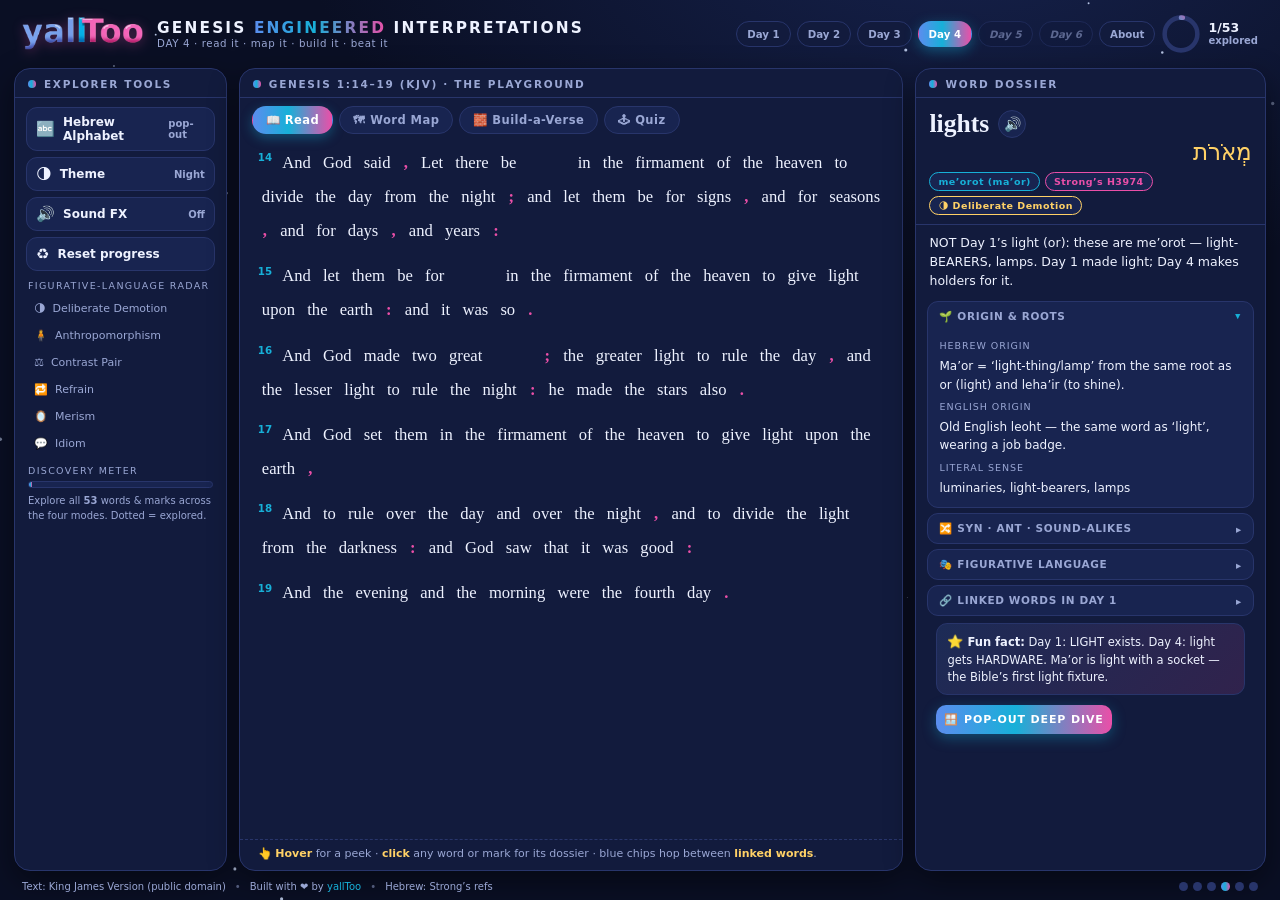
<file: day4.html>
<!DOCTYPE html>
<html lang="en">
<head>
<meta charset="utf-8">
<meta name="viewport" content="width=device-width, initial-scale=1">
<title>Day 4 — Lamps for the Sky · Genesis Engineered Interpretations</title>
<meta name="description" content="Read it, map it, build it, beat it: four ways to play with every word of Genesis Day 4 (KJV) — the two great lights, the calendar of appointments, and the one-clause stars.">
<link rel="icon" type="image/png" href="assets/logo.png">
<style>
/* ============ GENESIS ENGINEERED INTERPRETATIONS · DAY 1 · 4-MODE LAB ============ */
:root{
  --bg:#0a0f24; --panel:#121b3d; --panel2:#182450;
  --ink:#eef2ff; --dim:#9aa7d4; --line:#28356b;
  --blue:#5b8dee; --cyan:#17b0d8; --pink:#ea4fa8; --gold:#ffd166; --green:#39d98a;
  --grad:linear-gradient(90deg,var(--blue),var(--cyan) 45%,var(--pink));
  --shadow:0 10px 30px rgba(0,0,0,.45); --radius:16px;
}
body.light{--bg:#f3efe4; --panel:#fffdf6; --panel2:#f6efdd; --ink:#20264a; --dim:#6a7194; --line:#d9d0b6; --shadow:0 10px 26px rgba(90,80,40,.18)}
*{box-sizing:border-box;margin:0;padding:0}
html,body{height:100%;overflow:hidden}
body{font-family:"Segoe UI",system-ui,Roboto,"Helvetica Neue",Arial,sans-serif;
  background:radial-gradient(1200px 700px at 75% -10%, #16224d 0%, var(--bg) 55%) fixed;
  color:var(--ink); transition:background .5s,color .5s}
body.light{background:radial-gradient(1200px 700px at 75% -10%, #fff8e2 0%, var(--bg) 55%) fixed}
#stars{position:fixed;inset:0;z-index:0;pointer-events:none;transition:opacity .6s}
body.light #stars{opacity:0}
#confetti{position:fixed;inset:0;z-index:90;pointer-events:none}
#app{position:relative;z-index:1;height:100vh;display:grid;grid-template-rows:auto 1fr auto;gap:10px;padding:10px 14px 8px}
.hidden{display:none !important}

/* header */
header{display:flex;align-items:center;gap:14px;padding:4px 8px}
.logo{height:36px;filter:drop-shadow(0 2px 6px rgba(234,79,168,.35));animation:floaty 6s ease-in-out infinite}
@keyframes floaty{0%,100%{transform:translateY(0)}50%{transform:translateY(-3px)}}
.titles h1{font-size:clamp(12px,1.2vw,16px);letter-spacing:.14em;font-weight:800;text-transform:uppercase}
.titles h1 b{background:var(--grad);-webkit-background-clip:text;background-clip:text;color:transparent}
.titles p{font-size:clamp(9.5px,.8vw,11.5px);color:var(--dim);letter-spacing:.06em}
nav{margin-left:auto;display:flex;gap:6px;align-items:center}
.pill{font-size:clamp(9.5px,.8vw,11.5px);font-weight:700;padding:6px 10px;border-radius:999px;border:1px solid var(--line);color:var(--dim);text-decoration:none;background:var(--panel);transition:.2s;white-space:nowrap}
.pill:hover{transform:translateY(-2px);color:var(--ink);border-color:var(--cyan)}
.pill.active{background:var(--grad);color:#fff;border-color:transparent;box-shadow:0 4px 14px rgba(23,176,216,.4)}
.pill.soon{opacity:.55;font-style:italic}.pill.soon:hover{opacity:.85}
#progWrap{display:flex;align-items:center;gap:7px}
#ring{width:40px;height:40px;transform:rotate(-90deg)}
#ringBg{stroke:var(--line)}#ringFg{stroke:url(#ringGrad);stroke-linecap:round;transition:stroke-dashoffset .6s}
#progTxt{font-size:10px;font-weight:800;color:var(--dim);line-height:1.15}
#progTxt b{display:block;font-size:12.5px;color:var(--ink)}

/* main grid */
main{display:grid;grid-template-columns:minmax(180px,17%) minmax(0,1fr) minmax(270px,28%);gap:12px;min-height:0}
.card{background:var(--panel);border:1px solid var(--line);border-radius:var(--radius);box-shadow:var(--shadow);min-height:0;display:flex;flex-direction:column;overflow:hidden}
.card>h2{font-size:10.5px;letter-spacing:.16em;text-transform:uppercase;color:var(--dim);padding:9px 13px 7px;border-bottom:1px solid var(--line);display:flex;align-items:center;gap:8px}
.card>h2 .dot{width:8px;height:8px;border-radius:50%;background:var(--grad)}
.pad{padding:9px 11px;overflow-y:auto;scrollbar-width:thin;flex:1;min-height:0}
.pad::-webkit-scrollbar,#verses::-webkit-scrollbar,.mbody::-webkit-scrollbar,#dossBody::-webkit-scrollbar,#mapWrap::-webkit-scrollbar{width:6px;height:6px}
.pad::-webkit-scrollbar-thumb,#verses::-webkit-scrollbar-thumb,.mbody::-webkit-scrollbar-thumb,#dossBody::-webkit-scrollbar-thumb,#mapWrap::-webkit-scrollbar-thumb{background:var(--line);border-radius:3px}
.toolbtn{display:flex;align-items:center;gap:8px;width:100%;text-align:left;font:inherit;font-size:12px;font-weight:700;color:var(--ink);background:var(--panel2);border:1px solid var(--line);border-radius:11px;padding:7px 9px;margin-bottom:6px;cursor:pointer;transition:.18s}
.toolbtn:hover{transform:translateX(3px);border-color:var(--cyan)}
.toolbtn .ico{font-size:15px}
.toolbtn small{margin-left:auto;color:var(--dim);font-weight:600}
.sect{font-size:9.5px;letter-spacing:.14em;text-transform:uppercase;color:var(--dim);margin:9px 2px 5px}
.devbtn{display:flex;gap:7px;align-items:center;width:100%;font:inherit;font-size:11px;color:var(--dim);background:transparent;border:1px solid transparent;border-radius:9px;padding:5px 7px;margin-bottom:2px;cursor:pointer;text-align:left;transition:.18s}
.devbtn:hover{color:var(--ink);background:var(--panel2)}
.devbtn.on{color:var(--ink);border-color:var(--gold);background:rgba(255,209,102,.08)}
#statBar{height:7px;border-radius:6px;background:var(--panel2);border:1px solid var(--line);overflow:hidden;margin:5px 2px}
#statFill{height:100%;width:0%;background:var(--grad);transition:width .6s}

/* center stage + view switcher */
#viewBar{display:flex;gap:6px;padding:8px 12px 0;flex-wrap:wrap}
.vbtn{font:inherit;font-size:11.5px;font-weight:800;letter-spacing:.04em;color:var(--dim);background:var(--panel2);border:1px solid var(--line);border-radius:999px;padding:6px 13px;cursor:pointer;transition:.2s}
.vbtn:hover{color:var(--ink);transform:translateY(-2px)}
.vbtn.on{background:var(--grad);color:#fff;border-color:transparent;box-shadow:0 4px 12px rgba(23,176,216,.35)}
.view{flex:1;min-height:0;display:flex;flex-direction:column}
#devBanner{display:none;align-items:center;gap:9px;margin:8px 14px 0;padding:7px 11px;border-radius:11px;background:rgba(255,209,102,.1);border:1px dashed var(--gold);font-size:11.5px}
#devBanner.show{display:flex;animation:slideDown .3s ease}
@keyframes slideDown{from{opacity:0;transform:translateY(-7px)}to{opacity:1;transform:none}}
#devBanner b{color:var(--gold)}
#devBanner button{margin-left:auto;background:none;border:none;color:var(--dim);cursor:pointer;font-size:13px}

/* READ view */
#verses{flex:1;min-height:0;padding:12px 18px 10px;overflow-y:auto;scrollbar-width:thin;line-height:2.05;font-family:Georgia,"Times New Roman",serif;font-size:clamp(13.5px,1.3vw,18px)}
.verse{margin-bottom:11px}
.vnum{font-family:"Segoe UI",system-ui,sans-serif;font-size:.62em;font-weight:800;color:var(--cyan);vertical-align:super;margin-right:6px;user-select:none}
.tok{cursor:pointer;border-radius:6px;padding:1px 3px;margin:0 1px;transition:background .15s,color .15s,transform .15s,box-shadow .15s;outline:none}
.tok:hover,.tok:focus-visible{background:var(--panel2);color:var(--cyan);transform:translateY(-2px) scale(1.06);box-shadow:0 3px 10px rgba(23,176,216,.3)}
.tok.punct{color:var(--pink);font-weight:700;border-radius:50%;padding:1px 4px}
.tok.punct:hover{color:#fff;background:var(--pink)}
.tok.sel{background:var(--grad);color:#fff !important;box-shadow:0 4px 16px rgba(234,79,168,.45)}
.tok.seen{border-bottom:2px dotted var(--cyan)}
.tok.hl{animation:goldPulse 1.1s ease-in-out infinite;background:rgba(255,209,102,.14)}
@keyframes goldPulse{0%,100%{box-shadow:0 0 0 0 rgba(255,209,102,.55)}50%{box-shadow:0 0 0 7px rgba(255,209,102,0)}}
.tok.pop{animation:popIn .45s cubic-bezier(.2,1.6,.4,1)}
@keyframes popIn{0%{transform:scale(1)}40%{transform:scale(1.35) rotate(-3deg)}100%{transform:scale(1)}}
.tok.reveal{opacity:0;animation:riseIn .5s ease forwards}
@keyframes riseIn{from{opacity:0;transform:translateY(9px)}to{opacity:1;transform:none}}
.tok.glowburst{animation:burst 1s ease}
@keyframes burst{0%{box-shadow:0 0 0 0 rgba(255,209,102,.9)}45%{box-shadow:0 0 34px 14px rgba(255,209,102,.55);background:rgba(255,209,102,.35)}100%{box-shadow:0 0 0 0 rgba(255,209,102,0)}}
#hint{padding:7px 18px 10px;font-size:11px;color:var(--dim);border-top:1px dashed var(--line)}
#hint b{color:var(--gold)}

/* MAP view */
#mapLegend{display:flex;gap:5px;flex-wrap:wrap;padding:8px 12px 4px}
.lchip{font:inherit;font-size:10px;font-weight:800;padding:4px 9px;border-radius:999px;border:1px solid var(--line);background:var(--panel2);color:var(--dim);cursor:pointer;transition:.15s}
.lchip:hover{transform:scale(1.07);color:var(--ink)}
#mapCtl{margin-left:auto;display:flex;gap:4px}
#mapCtl button{font:inherit;font-size:11px;font-weight:800;width:24px;height:24px;border-radius:7px;border:1px solid var(--line);background:var(--panel2);color:var(--ink);cursor:pointer}
#mapCtl button:hover{border-color:var(--cyan)}
#mapWrap{flex:1;min-height:0;margin:4px 12px 10px;overflow:auto;scrollbar-width:thin;border:1px solid var(--line);border-radius:14px;background:radial-gradient(900px 500px at 50% 0%, rgba(91,141,238,.07), transparent),var(--panel2);cursor:grab;position:relative}
#mapWrap.drag{cursor:grabbing}
#mapInner{position:relative;width:2400px;height:1400px;transform-origin:0 0}
.zone{position:absolute;border-radius:50%;pointer-events:none;filter:blur(6px)}
.zlabel{position:absolute;font-size:12px;font-weight:800;letter-spacing:.18em;color:var(--dim);opacity:.8;pointer-events:none;text-transform:uppercase}
.mtok{position:absolute;transform:translate(-50%,-50%);cursor:pointer;font-weight:800;border-radius:10px;padding:4px 9px;white-space:nowrap;transition:transform .15s,box-shadow .15s;outline:none;border:1.5px solid transparent}
.mtok:hover,.mtok:focus-visible{transform:translate(-50%,-50%) scale(1.18);z-index:5;box-shadow:0 6px 18px rgba(0,0,0,.4)}
.mtok.sel{border-color:#fff;box-shadow:0 0 0 3px rgba(255,255,255,.25),0 6px 18px rgba(0,0,0,.4)}
.mtok.seen{border-style:dotted;border-color:var(--cyan)}
.mtok.hl{animation:goldPulse 1.1s ease-in-out infinite}
.mtok .ct{font-size:9px;opacity:.75;vertical-align:super}
#mapLines{position:absolute;inset:0;pointer-events:none}
#mapHint{padding:0 14px 9px;font-size:10.5px;color:var(--dim)}

/* BUILD view */
#buildBox{flex:1;min-height:0;display:flex;flex-direction:column;padding:10px 14px}
#buildGoal{font-size:12px;color:var(--dim);margin-bottom:8px}
#buildGoal b{color:var(--ink)}
#buildSeq{min-height:64px;display:flex;flex-wrap:wrap;gap:5px;align-content:flex-start;padding:9px;border:2px dashed var(--line);border-radius:14px;background:var(--panel2);margin-bottom:9px}
#buildSeq:empty::before{content:"Drop your words here… click chips below ↓";color:var(--dim);font-size:11.5px;padding:8px}
.bslot{font:inherit;font-size:13px;font-weight:800;font-family:Georgia,serif;color:var(--ink);background:var(--panel);border:1.5px solid var(--line);border-radius:9px;padding:5px 9px;cursor:pointer;position:relative;transition:.15s}
.bslot:hover{border-color:var(--pink)}
.bslot.ok{border-color:var(--green);background:rgba(57,217,138,.14)}
.bslot.bad{border-color:var(--pink);background:rgba(234,79,168,.12);animation:shake .4s}
@keyframes shake{0%,100%{transform:translateX(0)}25%{transform:translateX(-6px)}50%{transform:translateX(5px)}75%{transform:translateX(-3px)}}
#buildBtns{display:flex;gap:6px;flex-wrap:wrap;margin-bottom:9px}
#buildBtns button{font:inherit;font-size:11.5px;font-weight:800;border-radius:999px;padding:7px 14px;cursor:pointer;transition:.2s;border:1px solid var(--line);background:var(--panel2);color:var(--ink)}
#buildBtns button:hover{transform:translateY(-2px);border-color:var(--cyan)}
#buildBtns .go{background:var(--grad);border-color:transparent;color:#fff}
#buildPalette{flex:1;min-height:0;overflow-y:auto;scrollbar-width:thin;border-top:1px dashed var(--line);padding-top:8px}
.pcat{font-size:9.5px;letter-spacing:.14em;text-transform:uppercase;color:var(--dim);margin:6px 0 4px}
.pchip{font:inherit;font-size:12px;font-weight:700;font-family:Georgia,serif;color:var(--ink);background:var(--panel2);border:1px solid var(--line);border-radius:9px;padding:4px 9px;margin:0 4px 5px 0;cursor:pointer;transition:.15s}
.pchip:hover{transform:translateY(-2px) scale(1.06);border-color:var(--gold);box-shadow:0 4px 10px rgba(255,209,102,.25)}
#buildMsg{min-height:20px;font-size:12px;font-weight:700;color:var(--gold);margin-top:6px}

/* QUIZ view */
#quizBox{flex:1;min-height:0;overflow-y:auto;scrollbar-width:thin;padding:14px 18px}
#quizBox h3{font-size:17px;margin-bottom:4px}
#quizBox .sub{font-size:12px;color:var(--dim);margin-bottom:12px}
.qdots{display:flex;gap:5px;margin-bottom:12px}
.qdots span{width:10px;height:10px;border-radius:50%;background:var(--line)}
.qdots span.ok{background:var(--green)}.qdots span.no{background:var(--pink)}
#qText{font-size:15.5px;font-weight:700;line-height:1.45;margin-bottom:12px}
.qopt{display:block;width:100%;text-align:left;font:inherit;font-size:13px;color:var(--ink);background:var(--panel2);border:1.5px solid var(--line);border-radius:11px;padding:9px 11px;margin-bottom:7px;cursor:pointer;transition:.15s}
.qopt:hover{border-color:var(--cyan);transform:translateX(4px)}
.qopt.right{border-color:var(--green);background:rgba(57,217,138,.15);animation:popIn .4s}
.qopt.wrong{border-color:var(--pink);background:rgba(234,79,168,.12);animation:shake .4s}
.btn{font:inherit;font-weight:800;font-size:13px;padding:10px 20px;border-radius:999px;border:none;cursor:pointer;text-decoration:none;transition:.2s;display:inline-block}
.btn.grad{background:var(--grad);color:#fff;box-shadow:0 6px 20px rgba(23,176,216,.4)}
.btn.grad:hover{transform:translateY(-3px) scale(1.03)}
.btn.ghost{background:transparent;border:1.5px solid var(--line);color:var(--dim)}
.btn.ghost:hover{border-color:var(--cyan);color:var(--ink)}

/* dossier */
#dossHead{padding:11px 13px 9px;border-bottom:1px solid var(--line)}
#dWord{font-size:clamp(20px,2vw,28px);font-weight:800;font-family:Georgia,serif;display:flex;align-items:center;gap:9px;flex-wrap:wrap}
#dWord .saybtn{font-size:14px;background:var(--panel2);border:1px solid var(--line);border-radius:50%;width:28px;height:28px;cursor:pointer;transition:.2s}
#dWord .saybtn:hover{transform:scale(1.15) rotate(12deg);border-color:var(--cyan)}
#dHeb{font-size:clamp(19px,1.8vw,25px);color:var(--gold);direction:rtl;font-family:"SBL Hebrew","Times New Roman",serif}
#dMeta{display:flex;gap:5px;flex-wrap:wrap;margin-top:6px}
.tag{font-size:9.5px;font-weight:800;letter-spacing:.05em;padding:3px 8px;border-radius:999px;background:var(--panel2);border:1px solid var(--line);color:var(--dim)}
.tag.tr{color:var(--cyan);border-color:var(--cyan)}
.tag.st{color:var(--pink);border-color:var(--pink)}
a.tag{text-decoration:none}
.tag.fg{color:var(--gold);border-color:var(--gold);cursor:pointer}
#dMean{padding:9px 13px 3px;font-size:12.5px;line-height:1.5}
#dossBody{flex:1;min-height:0;padding:3px 9px 11px;overflow-y:auto;scrollbar-width:thin}
.acc{border:1px solid var(--line);border-radius:11px;margin:5px 2px;overflow:hidden;background:var(--panel2)}
.acc>button{width:100%;display:flex;align-items:center;gap:7px;font:inherit;font-size:10.5px;font-weight:800;letter-spacing:.06em;text-transform:uppercase;color:var(--dim);background:transparent;border:none;padding:8px 11px;cursor:pointer;transition:.2s}
.acc>button:hover{color:var(--ink)}
.acc>button .chev{margin-left:auto;transition:transform .3s}
.acc.open>button .chev{transform:rotate(90deg);color:var(--cyan)}
.acc .body{max-height:0;overflow:hidden;transition:max-height .35s ease}
.acc .inner{padding:2px 11px 10px;font-size:12px;line-height:1.55}
.acc .inner .lbl{color:var(--dim);font-size:9.5px;text-transform:uppercase;letter-spacing:.1em;display:block;margin:6px 0 3px}
.chips{display:flex;flex-wrap:wrap;gap:4px;margin-top:3px}
.chip{font:inherit;font-size:10.5px;font-weight:700;padding:3px 8px;border-radius:999px;border:1px solid var(--cyan);color:var(--cyan);background:transparent;cursor:pointer;transition:.15s}
.chip:hover{background:var(--cyan);color:#04121f;transform:scale(1.07)}
.chip.ant{border-color:var(--pink);color:var(--pink)}.chip.ant:hover{background:var(--pink);color:#fff}
.chip.homo{border-color:var(--gold);color:var(--gold)}.chip.homo:hover{background:var(--gold);color:#241a02}
.chip.rel{border-color:var(--blue);color:var(--blue)}.chip.rel:hover{background:var(--blue);color:#fff}
.funbox{margin:7px 11px 10px;padding:8px 10px;border-radius:11px;background:linear-gradient(135deg,rgba(91,141,238,.14),rgba(234,79,168,.14));border:1px solid var(--line);font-size:11.5px;line-height:1.5}
.funbox .star{font-size:13px;margin-right:4px;display:inline-block;animation:spinStar 3.4s linear infinite}
@keyframes spinStar{0%{transform:rotate(0)}50%{transform:rotate(180deg) scale(1.2)}100%{transform:rotate(360deg)}}
#popBtn{margin:0 11px 11px;font:inherit;font-size:11px;font-weight:800;letter-spacing:.08em;text-transform:uppercase;color:#fff;background:var(--grad);border:none;border-radius:10px;padding:8px;cursor:pointer;transition:.2s;box-shadow:0 4px 14px rgba(23,176,216,.35)}
#popBtn:hover{transform:translateY(-2px)}

/* footer, tooltip, modals */
footer{display:flex;align-items:center;gap:9px;font-size:10px;color:var(--dim);padding:0 8px}
footer .sep{opacity:.5}
footer a{color:var(--cyan);text-decoration:none}footer a:hover{text-decoration:underline}
#dayDots{margin-left:auto;display:flex;gap:5px}
#dayDots span{width:9px;height:9px;border-radius:50%;background:var(--line);transition:.3s}
#dayDots span.done{background:var(--grad)}
#tip{position:fixed;z-index:60;max-width:230px;background:var(--panel2);border:1px solid var(--cyan);border-radius:10px;padding:7px 10px;font-size:11px;line-height:1.4;pointer-events:none;opacity:0;transform:translateY(6px);transition:opacity .18s,transform .18s;box-shadow:var(--shadow)}
#tip.show{opacity:1;transform:none}
#tip .th{color:var(--gold);direction:rtl;font-size:13.5px}
#tip .tt{color:var(--cyan);font-weight:800}
#modalWrap{position:fixed;inset:0;z-index:80;display:none;align-items:center;justify-content:center;background:rgba(4,7,20,.66);backdrop-filter:blur(4px)}
#modalWrap.show{display:flex;animation:fadeIn .25s ease}
@keyframes fadeIn{from{opacity:0}to{opacity:1}}
.modal{width:min(560px,92vw);max-height:84vh;display:flex;flex-direction:column;background:var(--panel);border:1px solid var(--line);border-radius:20px;box-shadow:0 24px 60px rgba(0,0,0,.5);animation:zoomIn .3s cubic-bezier(.2,1.4,.4,1)}
@keyframes zoomIn{from{transform:scale(.85);opacity:0}to{transform:scale(1);opacity:1}}
.modal header{padding:13px 17px;border-bottom:1px solid var(--line)}
.modal header h3{font-size:15px;background:var(--grad);-webkit-background-clip:text;background-clip:text;color:transparent}
.modal header .x{margin-left:auto;background:none;border:none;color:var(--dim);font-size:17px;cursor:pointer}
.modal header .x:hover{color:var(--pink);transform:rotate(90deg)}
.modal .mbody{padding:13px 17px;overflow-y:auto;font-size:12.5px;line-height:1.6;scrollbar-width:thin}
.alphaGrid{display:grid;grid-template-columns:repeat(auto-fill,minmax(105px,1fr));gap:7px}
.alphaCell{background:var(--panel2);border:1px solid var(--line);border-radius:11px;padding:7px 5px;text-align:center;transition:.2s}
.alphaCell:hover{transform:translateY(-3px) scale(1.05);border-color:var(--gold)}
.alphaCell .L{font-size:24px;color:var(--gold);direction:rtl}
.alphaCell .N{font-size:10.5px;font-weight:800}
.alphaCell .S{font-size:9.5px;color:var(--dim)}
.alphaCell .V{font-size:9px;color:var(--cyan)}
@media (max-width:900px){main{grid-template-columns:1fr}html,body{overflow:auto}#app{height:auto;min-height:100vh}}
</style>
</head>
<body>
<canvas id="stars"></canvas>
<canvas id="confetti"></canvas>
<div id="app">
  <header>
    <img class="logo" src="assets/logo.png" alt="yallToo logo">
    <div class="titles">
      <h1>Genesis <b>Engineered</b> Interpretations</h1>
      <p>DAY 4 · read it · map it · build it · beat it</p>
    </div>
    <nav>
      <a class="pill" href="index.html">Day 1</a>
      <a class="pill" href="day2.html">Day 2</a>
      <a class="pill" href="day3.html">Day 3</a>
      <a class="pill active" href="day4.html">Day 4</a>
      <a class="pill soon" href="day5.html">Day 5</a>
      <a class="pill soon" href="day6.html">Day 6</a>
      <a class="pill" href="about.html">About</a>
      <div id="progWrap">
        <svg id="ring" viewBox="0 0 44 44" aria-hidden="true">
          <defs><linearGradient id="ringGrad" x1="0" y1="0" x2="1" y2="1">
            <stop offset="0" stop-color="#5b8dee"/><stop offset=".5" stop-color="#17b0d8"/><stop offset="1" stop-color="#ea4fa8"/>
          </linearGradient></defs>
          <circle id="ringBg" cx="22" cy="22" r="18" fill="none" stroke-width="5"/>
          <circle id="ringFg" cx="22" cy="22" r="18" fill="none" stroke-width="5"/>
        </svg>
        <span id="progTxt"><b>0/0</b>explored</span>
      </div>
    </nav>
  </header>

  <main>
    <section class="card">
      <h2><span class="dot"></span>Explorer Tools</h2>
      <div class="pad">
        <button class="toolbtn" id="alphaBtn"><span class="ico">🔤</span>Hebrew Alphabet<small>pop-out</small></button>
        <button class="toolbtn" id="themeBtn"><span class="ico">🌗</span>Theme<small>Night</small></button>
        <button class="toolbtn" id="soundBtn"><span class="ico">🔊</span>Sound FX<small>Off</small></button>
        <button class="toolbtn" id="resetBtn"><span class="ico">♻️</span>Reset progress<small></small></button>
        <div class="sect">Figurative-language radar</div>
        <div id="devList"></div>
        <div class="sect">Discovery meter</div>
        <div id="statBar"><div id="statFill"></div></div>
        <p style="font-size:10px;color:var(--dim);line-height:1.5;padding:0 2px">Explore all <b id="totalN"></b> words &amp; marks across the four modes. Dotted = explored.</p>
      </div>
    </section>

    <section class="card">
      <h2><span class="dot"></span>Genesis 1:14–19 (KJV) · the playground</h2>
      <div id="viewBar">
        <button class="vbtn on" data-view="read">📖 Read</button>
        <button class="vbtn" data-view="map">🗺 Word Map</button>
        <button class="vbtn" data-view="build">🧱 Build-a-Verse</button>
        <button class="vbtn" data-view="quiz">🕹 Quiz</button>
      </div>
      <div id="devBanner"></div>

      <div class="view" id="viewRead">
        <div id="verses" aria-label="Genesis 1 verses 14 to 19, clickable words"></div>
        <div id="hint">👆 <b>Hover</b> for a peek · <b>click</b> any word or mark for its dossier · blue chips hop between <b>linked words</b>.</div>
      </div>

      <div class="view hidden" id="viewMap">
        <div id="mapLegend"></div>
        <div id="mapWrap"><div id="mapInner"></div></div>
        <div id="mapHint">🖱 Drag to pan · scroll or +/− to zoom · click a node to open its dossier · lines = relationships (roots, contrasts, commands).</div>
      </div>

      <div class="view hidden" id="viewBuild">
        <div id="buildBox">
          <div id="buildGoal"> <b>Build-a-Verse challenge:</b> reconstruct <b>Genesis 1:15</b> — “And let them be for lights in the firmament of the heaven to give light upon the earth: and it was so.” — word for word, mark for mark. Click chips to lay them; click a laid chip to remove it.</div>
          <div id="buildSeq"></div>
          <div id="buildBtns">
            <button class="go" id="bCheck">▶ Check my verse</button>
            <button id="bHint">💡 Hint</button>
            <button id="bShow">👀 Show me</button>
            <button id="bClear">♻ Clear</button>
          </div>
          <div id="buildMsg"></div>
          <div id="buildPalette"></div>
        </div>
      </div>

      <div class="view hidden" id="viewQuiz">
        <div id="quizBox"></div>
      </div>
    </section>

    <section class="card">
      <h2><span class="dot"></span>Word Dossier</h2>
      <div id="dossHead"></div>
      <div id="dMean"></div>
      <div id="dossBody"></div>
    </section>
  </main>

  <footer>
    <span>Text: King James Version (public domain)</span><span class="sep">•</span>
    <span>Built with ❤️ by <a href="about.html">yallToo</a></span><span class="sep">•</span>
    <span>Hebrew: Strong’s refs</span>
    <div id="dayDots" title="Days explored"><span></span><span></span><span></span><span></span><span></span><span></span></div>
  </footer>
</div>
<div id="tip"></div>
<div id="modalWrap"></div>

<script>
/* ================= DATA (DAY 4 — Genesis 1:14–19 KJV) ================= */
const DAY_INDEX=3, SUF="-d4", GLOW_ID="lights", DEFAULT_ID="lights", DAY_TITLE="Day 4";
const BUILD_QUOTE="And let them be for lights in the firmament of the heaven to give light upon the earth: and it was so.";
const BUILD_WINNOTE="You just engineered Genesis 1:15 — the lamps get installed and the light goes on. Every slot green!";
const BUILD_REWARD="lights";
const ALPHA_NOTE='Day 4 cameos: <b style="color:var(--gold)">כּוֹכָב</b> (kokhav, star) starts with kaf — the open-palm letter · <b style="color:var(--gold)">אוֹת</b> (ot, sign) starts with aleph — and the alphabet’s letters are themselves called otiyot, ‘signs’!';
const XLINKS=[
 {home:"index.html",label:"also on Day 1",ids:["and","god","said","comma","let","there","be","in","the","of","heaven","day","from","night","colon","light","upon","earth","it","was","so","period","he","darkness","saw","that","good","evening","morning","were"]},
 {home:"day2.html",label:"also on Day 2",ids:["and","god","said","let","there","be","in","the","of","heaven","from","colon","it","was","so","period","made","firmament","he"]},
 {home:"day3.html",label:"also on Day 3",ids:["and","god","said","comma","let","the","in","of","colon","it","was","so","period","earth","upon","evening","morning","were","day","saw","that","good","he"]}];

const DEVICES=[
 {id:"demotion",icon:"🌗",name:"Deliberate Demotion",desc:"Neighbors worshiped the sun (Shamash) and moon (Sin); Genesis won’t even NAME them — just ‘two great lights’, lamps on duty. The stars get a one-clause footnote."},
 {id:"anthropomorphism",icon:"🧍",name:"Anthropomorphism",desc:"‘Rule’ (mashal) is governance language: the lamps are shift supervisors on duty, not owners of the sky."},
 {id:"contrast",icon:"⚖️",name:"Contrast Pair",desc:"Greater/lesser, day/night, light/darkness — Day 4 staffs every boundary with a lamp."},
 {id:"refrain",icon:"🔁",name:"Refrain",desc:"‘In the firmament of the heaven’ ×3 and ‘to give light upon the earth’ ×2 — the vault and the lighting rig, repeated like a chorus."},
 {id:"merism",icon:"🪞",name:"Merism",desc:"Fourth encore of ‘evening and morning’ — the whole day in two ends."} ,
 {id:"idiom",icon:"💬",name:"Idiom",desc:"‘And it was so’ — the done-deal phrase: command and result snap together like a latch."}];

const VERSES=[
 {n:14,tokens:[["and","And"],["god","God"],["said","said"],["comma",","],["let","Let"],["there","there"],["be","be"],["lights","lights"],["in","in"],["the","the"],["firmament","firmament"],["of","of"],["the","the"],["heaven","heaven"],["to","to"],["divide","divide"],["the","the"],["day","day"],["from","from"],["the","the"],["night","night"],["semicolon",";"],["and","and"],["let","let"],["them","them"],["be","be"],["for","for"],["signs","signs"],["comma",","],["and","and"],["for","for"],["seasons","seasons"],["comma",","],["and","and"],["for","for"],["days","days"],["comma",","],["and","and"],["years","years"],["colon",":"]]},
 {n:15,tokens:[["and","And"],["let","let"],["them","them"],["be","be"],["for","for"],["lights","lights"],["in","in"],["the","the"],["firmament","firmament"],["of","of"],["the","the"],["heaven","heaven"],["to","to"],["give","give"],["light","light"],["upon","upon"],["the","the"],["earth","earth"],["colon",":"],["and","and"],["it","it"],["was","was"],["so","so"],["period","."]]},
 {n:16,tokens:[["and","And"],["god","God"],["made","made"],["two","two"],["great","great"],["lights","lights"],["semicolon",";"],["the","the"],["greater","greater"],["light","light"],["to","to"],["rule","rule"],["the","the"],["day","day"],["comma",","],["and","and"],["the","the"],["lesser","lesser"],["light","light"],["to","to"],["rule","rule"],["the","the"],["night","night"],["colon",":"],["he","he"],["made","made"],["the","the"],["stars","stars"],["also","also"],["period","."]]},
 {n:17,tokens:[["and","And"],["god","God"],["set","set"],["them","them"],["in","in"],["the","the"],["firmament","firmament"],["of","of"],["the","the"],["heaven","heaven"],["to","to"],["give","give"],["light","light"],["upon","upon"],["the","the"],["earth","earth"],["comma",","]]},
 {n:18,tokens:[["and","And"],["to","to"],["rule","rule"],["over","over"],["the","the"],["day","day"],["and","and"],["over","over"],["the","the"],["night","night"],["comma",","],["and","and"],["to","to"],["divide","divide"],["the","the"],["light","light"],["from","from"],["the","the"],["darkness","darkness"],["colon",":"],["and","and"],["god","God"],["saw","saw"],["that","that"],["it","it"],["was","was"],["good","good"],["colon",":"]]},
 {n:19,tokens:[["and","And"],["the","the"],["evening","evening"],["and","and"],["the","the"],["morning","morning"],["were","were"],["the","the"],["fourth","fourth"],["day","day"],["period","."]]}];

const CATCOL={god:"#ffd166",speech:"#ea4fa8",light:"#fff3c4",dark:"#8a63d2",water:"#17b0d8",earth:"#7ac74f",time:"#ff9f43",order:"#5b8dee",chaos:"#c0392b",func:"#8892b8",punct:"#ff6b9d"};

const W={
and:{t:"and",cat:"func",m:"The glue word — Day 4’s five verses chain 15 of them.",en:"Old English ‘and/ond’, Proto-Germanic *andi.",syn:["plus","also"],rel:["said"],fun:"The vav river keeps flowing — creation’s sentences still refuse to stop."},
god:{t:"God",cat:"god",heb:"אֱלֹהִים",tr:"Elohim",say:"eh-lo-HEEM",st:"H430",lit:"God, gods (plural form)",m:"The Creator — who today hangs lamps in the vault He hammered on Day 2.",org:"Plural of eloah; kin to El.",en:"Old English ‘god’.",syn:["Creator","Almighty","Maker"],hg:["god vs God"],fig:["anthropomorphism"],fn:"God says, makes, sets and rules-assign — human-shaped verbs for divine work.",rel:["said","made","set","lights"],fun:"Notice what God does NOT do today: He never names the sun or moon. In a world that worshiped them, that silence is a sermon."},
said:{t:"said",cat:"speech",heb:"אָמַר",tr:"amar",say:"ah-MAR",st:"H559",lit:"to say, speak, command",m:"Speech #5 of the ten: the lighting order.",org:"Root ’-m-r.",en:"Old English secgan.",syn:["spoke","commanded"],fig:["anthropomorphism"],rel:["let","lights","god"],fun:"Five commands in, and every one has landed: light, vault, land, garden… now lamps."},
comma:{t:",",k:"p",cat:"punct",name:"Comma ( , )",m:"The list-pause: verse 14’s calendar (signs, seasons, days, years) is comma-spaced.",en:"From Greek komma — ‘a piece cut off’.",rel:["signs","seasons"],fun:"Four purposes, three commas, one verse — the comma as calendar punctuation."},
let:{t:"Let",cat:"speech",heb:"יְהִי",tr:"yehi",say:"YEH-hee",st:"H1961",lit:"let it be! may it happen!",m:"The command verb, twice in verse 14: ‘LET there be lights… and LET them be for signs…’",org:"Jussive of hayah.",en:"Old English lætan.",hg:["let (tennis 🎾)"],syn:["command","may"],rel:["be","lights","signs"],fun:"Day 4’s ‘let’ doesn’t just summon — it assigns job duties: shine, mark, measure."},
there:{t:"there",cat:"func",m:"Scene-setter: ‘there be lights’ = lamps arrive on scene.",en:"Old English þær.",hp:["their","they’re"],syn:["in that place"],rel:["be"],fun:"The homophone trio crashes the lighting ceremony as usual."},
be:{t:"be",cat:"speech",heb:"הָיָה",tr:"hayah",say:"hah-YAH",st:"H1961",lit:"to be, become, happen",m:"The being-verb, hired again: lights BE, and BE for signs.",syn:["exist","become"],hp:["bee 🐝"],rel:["let","was","were"],fun:"Hayah: the verb that shows up to every shift."},
lights:{t:"lights",cat:"light",heb:"מְאֹרֹת",tr:"me’orot (ma’or)",say:"meh-oh-ROHT",st:"H3974",lit:"luminaries, light-bearers, lamps",m:"NOT Day 1’s light (or): these are me’orot — light-BEARERS, lamps. Day 1 made light; Day 4 makes holders for it.",org:"Ma’or = ‘light-thing/lamp’ from the same root as or (light) and leha’ir (to shine).",en:"Old English leoht — the same word as ‘light’, wearing a job badge.",syn:["lamps","luminaries","lanterns","fixtures"],ant:["darkness"],fig:["demotion"],fn:"Calling sun and moon ‘lights’ (lamps) is the demotion: fixtures, not deities.",rel:["light","give","greater","lesser","firmament","stars"],fun:"Day 1: LIGHT exists. Day 4: light gets HARDWARE. Ma’or is light with a socket — the Bible’s first light fixture.",glow:true},
in:{t:"in",cat:"func",m:"Location: the lamps hang IN the vault — Day 2’s dome becomes a ceiling with fixtures.",en:"Old English in, PIE *en.",syn:["inside","within"],ant:["out"],hp:["inn 🏨"],rel:["firmament","lights"],fun:"The inn-homophone checks in for its fourth day."},
the:{t:"the",cat:"func",m:"The spotlight word — now pointing at vault, heaven, earth, day, night…",en:"Old English þē.",hp:["thee 🎭"],syn:["that particular"],rel:["firmament","heaven","earth"],fun:"Eighteen ‘the’s today — the electrician’s pointing finger."},
firmament:{t:"firmament",cat:"earth",heb:"רָקִיעַ",tr:"raqia",say:"rah-KEE-ah",st:"H7549",lit:"hammered-out expanse, vault",m:"Day 2’s hammered vault — today it becomes a lamp-ceiling: three verses hang the fixtures in it.",org:"From raqa, to hammer out.",en:"Latin firmamentum — ‘something made firm’.",syn:["vault","dome","expanse","sky"],rel:["heaven","lights","set"],fun:"Refrain watch: ‘in the firmament of the heaven’ sings three times today — the vault is the chorus’s stage."},
of:{t:"of",cat:"func",m:"Belonging: the firmament OF the heaven — vault owned by sky.",en:"Cousin of ‘off’.",syn:["belonging to"],rel:["firmament","heaven"],fun:"Of/off, the split-ancestor word, back on duty."},
heaven:{t:"heaven",cat:"earth",heb:"שָׁמַיִם",tr:"shamayim",say:"shah-MY-im",st:"H8064",lit:"the heavens, sky",m:"The named sky (Day 2) — now the room the lamps are installed in.",org:"sham+mayim folk etymology.",en:"Old English heofon.",syn:["sky","space"],ant:["earth"],rel:["firmament","lights","stars"],fun:"Heaven: Day 1 half-a-merism, Day 2 a name, Day 4 a lighting rig."},
to:{t:"to",cat:"func",m:"The purpose-word: lamps exist TO divide, TO shine, TO rule — infinitives all the way down.",en:"Old English tō.",hp:["two","too — the perfect Day 4 trio!"],syn:["in order to"],rel:["divide","give","rule"],fun:"To / two / too: three sounds, one pronunciation. Day 4 makes TWO lights — say the verse aloud and the homophones pile up."},
divide:{t:"divide",cat:"order",heb:"בָּדַל",tr:"badal",say:"bah-DAHL",st:"H914",lit:"to separate, distinguish",m:"The organizing verb, now on lamp-duty: the lights keep the day/night boundary staffed.",org:"Root b-d-l (Days 1 & 2).",en:"Latin dividere.",syn:["separate","split"],ant:["join"],fig:["contrast"],fn:"Dividing is boundary-work; the lamps are the border guards.",rel:["day","night","light","darkness"],fun:"Badal’s third assignment: light/dark (Day 1), waters (Day 2), now day/night shifts (Day 4). Same verb, new shift."},
day:{t:"day",cat:"time",heb:"יוֹם",tr:"yom",say:"YOHM",st:"H3117",lit:"day",m:"Now a SHIFT: the day gets a supervisor (the greater light).",org:"Root y-w-m.",en:"Old English dæg.",syn:["daytime","shift","era"],ant:["night"],fig:["contrast"],rel:["night","rule","greater","days"],fun:"Yom’s résumé grows: measure (Day 1), name (Day 1), number (Days 1–3), and now a work shift with a lamp in charge."},
from:{t:"from",cat:"func",m:"The boundary-word: day FROM night — the line the lamps patrol.",en:"Old English from.",syn:["away from"],ant:["toward"],rel:["divide","night"],fun:"From draws the border; the lamps walk it."},
night:{t:"night",cat:"dark",heb:"לַיְלָה",tr:"laylah",say:"LAY-lah",st:"H3915",lit:"night",m:"The night shift — ruled by the lesser light.",org:"Root l-y-l.",en:"Old English niht.",syn:["nighttime"],ant:["day"],hp:["knight 🛡️"],fig:["contrast"],rel:["day","rule","lesser","darkness"],fun:"The knight homophone rides the night shift again."},
semicolon:{t:";",k:"p",cat:"punct",name:"Semicolon ( ; )",m:"The hinge, twice today: verse 14 hinges command→purpose list; verse 16 hinges the two lamps→the stars.",en:"Aldus Manutius, 1494.",rel:["lights","stars"],fun:"Verse 16’s semicolon is cosmic: lamps; …and stars also. The hinge holds the galaxy."},
them:{t:"them",cat:"func",m:"The lamps, pronouned: ‘let THEM be for signs…’",en:"Old English hem/them — the ‘th’ replaced an older ‘h’!",syn:["those","they"],rel:["lights","set"],fun:"Grammar fossil: ‘them’ replaced Old English ‘hem’ (see ‘give ‘em hell’ — that ‘’em’ is the old hem!)."},
for:{t:"for",cat:"func",m:"Purpose: lights FOR signs, FOR seasons… — the ‘in-order-to’ preposition.",en:"Old English for.",hp:["four / fore ⛳ — on the FOURth day!"],syn:["as","to serve as"],rel:["signs","seasons","lights"],fun:"For / four / fore: homophones on the FOURth day. The golf warning ‘FORE!’ joins the creation choir."},
signs:{t:"signs",cat:"time",heb:"אֹתֹת",tr:"otot (ot)",say:"oh-TOHT",st:"H226",lit:"signs, tokens, signals",m:"Ot = a sign/token — and the Hebrew letters themselves are called otiyot, ‘signs’. The sky becomes an alphabet of appointments.",org:"Ot marks: the rainbow (Gen 9), the Sabbath (Ex 31) — signs you can read.",en:"From Latin signum — mark, token (cousin of ‘signal’, ‘design’!).",syn:["markers","tokens","signals"],ant:[],rel:["seasons","days","years","lights"],fun:"The alphabet’s letters are literally called ‘signs’ (otiyot) in Hebrew — so ‘for signs’ hints: the sky is a text to be read, not a god to be feared."},
seasons:{t:"seasons",cat:"time",heb:"מֹעֲדִים",tr:"mo’adim (mo’ed)",say:"moh-ah-DEEM",st:"H4150",lit:"appointed times, meetings, feasts",m:"Not weather-seasons! Mo’ed = an APPOINTMENT: a set meeting-time. The calendar is a schedule of rendezvous — the feasts are moadim, and the Tent of Meeting is ohel mo’ed.",org:"From ya’ad — to appoint, tryst, fix a time.",en:"From Latin satio — ‘a sowing, season’ (cousin of ‘season’, ‘seeding’).",syn:["appointments","festivals","set times"],ant:["randomness"],rel:["signs","days","years","lights"],fun:"Your calendar says ‘seasons’; Hebrew says ‘MEETINGS’. Spring isn’t weather — it’s an appointment the sky keeps."},
days:{t:"days",cat:"time",heb:"יָמִים",tr:"yamim",say:"yah-MEEM",st:"H3117",lit:"days (plural of yom)",m:"Yom’s plural joins the purpose-list: the lamps measure days.",org:"Plural of yom.",en:"Old English dagas.",syn:["dates","daytimes"],ant:["nights"],rel:["day","years","seasons"],fun:"Days and years bookend the list: short tick, long tick — the lamps keep both clocks."},
years:{t:"years",cat:"time",heb:"שָׁנִים",tr:"shanim (shanah)",say:"shah-NEEM",st:"H8141",lit:"years",m:"Shanah = year — from the root ‘to REPEAT’. A year is the great repetition: the sun’s round trip.",org:"Shanah: repeat/change — same root as sheni (‘second’, Day 3)!",en:"Old English gēar (cousin of ‘year’ and Greek hora → ‘hour’!).",syn:["years","cycles","annums"],ant:[],rel:["days","seasons"],fun:"Year = ‘a repeat’: shanah is the same root as Day 3’s sheni (second). Numbers and calendars share a family album."},
colon:{t:":",k:"p",cat:"punct",name:"Colon ( : )",m:"Drumroll ×3 today: after the purpose list, after ‘upon the earth’, after ‘it was good’.",en:"Greek kolon — ‘limb, section’.",rel:["so","good"],fun:"Day 4’s colons introduce results like a stage manager: lights… : and it was so."},
give:{t:"give",cat:"light",heb:"לְהָאִיר",tr:"leha’ir",say:"leh-hah-EER",st:"H2150",lit:"to shine, give light (causative)",m:"‘To GIVE light’ = leha’ir — the causative of Day 1’s beloved or (light): ‘to cause to shine’. Light’s verb form clocks in.",org:"Hiphil (causative) of the or-light root (H2150/H216 family).",en:"Old English giefan — to give (cousin of ‘gift’!).",syn:["shine","illuminate","cast light"],ant:["withhold"],rel:["light","lights","upon","earth"],fun:"Give = ‘make shine’: Day 1’s noun (or) becomes Day 4’s verb (leha’ir). The light learns to work."},
light:{t:"light",cat:"light",heb:"אוֹר",tr:"or",say:"OHR",st:"H216",lit:"light, daylight, glow",m:"Day 1’s light returns — now with lamps to carry it and a verb (leha’ir) to do it.",org:"Root ’-w-r.",en:"Old English leoht.",syn:["glow","radiance"],ant:["darkness"],fig:["contrast"],rel:["lights","give","darkness","divide"],fun:"Or (light) is now a full employee: noun on Day 1, verb on Day 4, and riding in me’orot (lamps)."},
upon:{t:"upon",cat:"func",m:"Target: light UPON the earth — the garden gets its ceiling fixtures.",en:"up + on.",syn:["on","over"],ant:["under"],rel:["earth","give"],fun:"Refrain half two: ‘to give light upon the earth’ sings twice (vv15, 17)."},
earth:{t:"earth",cat:"earth",heb:"אֶרֶץ",tr:"erets",say:"EH-rets",st:"H776",lit:"land, the earth",m:"The named Earth (Day 3) — today the audience for the lighting rig.",org:"Kin to Akkadian erṣetu.",en:"Old English eorþe.",syn:["land","world"],ant:["heaven"],rel:["upon","give","light"],fun:"Earth: named yesterday, lit today. The garden’s power is on."},
it:{t:"it",cat:"func",m:"Stand-in for the whole lighting job: ‘IT was so’.",en:"Old English hit.",rel:["was","so"],fun:"The stunt-double pronoun, fourth day running."},
was:{t:"was",cat:"time",heb:"הָיָה",tr:"hayah",say:"hah-YAH",st:"H1961",lit:"to be (past)",m:"‘It WAS so’ — the receipt prints again.",syn:["happened","stood"],rel:["be","were","so"],fun:"Hayah, punching the time clock."},
so:{t:"so",cat:"order",heb:"כֵּן",tr:"ken",say:"KANE",st:"H3651",lit:"thus; YES",m:"The done-deal word: lamps confirmed.",org:"Ken = thus/yes.",en:"Old English swā.",syn:["thus","done"],fig:["idiom"],rel:["was","colon"],fun:"Ken = yes. Creation’s fourth yes."},
period:{t:".",k:"p",cat:"punct",name:"Period ( . )",m:"Full stop — but note verse 17 ENDS with a comma: the sentence runs on into verse 18!",en:"Greek periodos.",rel:["comma"],fun:"Spot the runaway: v17 closes with a COMMA — the lighting sentence refuses to stop mid-installation."},
made:{t:"made",cat:"order",heb:"עָשָׂה",tr:"asah",say:"ah-SAH",st:"H6213",lit:"to make, fashion",m:"The craftsman verb (Day 2), twice in v16: two great lights MADE… stars MADE also.",org:"Workbench verb.",en:"Old English macian.",syn:["crafted","fashioned","built"],ant:["destroyed"],fig:["anthropomorphism"],fn:"Making with hands — God as lamp-maker and star-maker.",rel:["lights","stars","god","set"],fun:"Asah again: Day 2 vault, Day 4 fixtures. The craftsman verb prefers hardware."},
two:{t:"two",cat:"order",heb:"שְׁנַיִם",tr:"shnayim",say:"shnah-YIM",st:"H8145",lit:"two (dual form!)",m:"The DUAL number: shnayim carries the ‘-ayim’ pair-ending — Hebrew has a special form just for twos (eyes, hands, lamps).",org:"Same root as sheni (second, Day 3) and shanah (year, repeat).",en:"Old English twā — cousin of ‘two’, ‘double’, ‘duo’.",syn:["pair","couple","both"],ant:["one"],rel:["lights","greater","lesser"],fun:"Hebrew’s dual ending -ayim is why ‘two lights’ sounds like ‘waters’ and ‘heavens’ (mayim, shamayim): pairs and plurals share a tail. And to/two/too homophones make Day 4 a tongue-twister."},
great:{t:"great",cat:"light",heb:"גָּדוֹל",tr:"gadol",say:"gah-DOHL",st:"H1419",lit:"great, big",m:"Gadol: big, important — the lamps are ‘great’ but still just lamps.",org:"Gadol = big; also ‘adult’ in modern Hebrew!",en:"From Proto-Germanic *groot → ‘great’ (and ‘gross’!).",syn:["big","grand","mighty"],ant:["small"],rel:["greater","lights"],fun:"Gadol is size AND status: the sun is great the way a mayor is great — an office, not a deity."},
greater:{t:"greater",cat:"light",heb:"גָּדוֹל",tr:"ha-gadol",say:"hah-gah-DOHL",st:"H1419",lit:"the great (one) = the sun",m:"‘The greater light’ = the sun — unnamed on purpose. Neighbors called him Shamash and prayed to him; Genesis calls him ‘the big lamp’.",org:"Comparative use of gadol.",en:"Great + -er.",syn:["the sun (unnamed!)","big lamp"],ant:["lesser"],fig:["demotion","contrast"],fn:"Greater/lesser is a ranking pair — and the ranking is the point: servants, ranked, not gods.",rel:["lesser","rule","day","lights"],fun:"The sun never gets its name in Genesis 1 — only a job title. In a world of sun-worship, that’s the quietest rebellion in the Bible."},
rule:{t:"rule",cat:"order",heb:"מָשַׁל",tr:"mashal",say:"mah-SHAHL",st:"H4910",lit:"to rule, govern, have dominion",m:"Governance language: the lamps RULE their shifts — delegated authority, like a supervisor with keys.",org:"Mashal: govern, dominate; the noun mishma’at? no — note: related noun moshel = governor.",en:"From Latin regula — ‘straight stick, pattern’ (cousin of ‘rule’, ‘rail’, ‘regular’!).",syn:["govern","manage","preside"],ant:["serve? (later: the greatest serves)","obey"],fig:["anthropomorphism"],fn:"Ruling is a human office — the lamps hold office under God, not ownership.",rel:["day","night","greater","lesser","over"],fun:"Mashal is the word for kings governing — handed to LAMPS. The sun is a civil servant with a very bright desk."},
lesser:{t:"lesser",cat:"light",heb:"קָטֹן",tr:"ha-qaton",say:"hah-kah-TOHN",st:"H6996",lit:"the small (one) = the moon",m:"‘The lesser light’ = the moon — also unnamed (neighbors prayed to Sin, the moon-god). Just the night lamp.",org:"Qaton = small, young, least.",en:"Less + -er (from Old English læs).",syn:["the moon (unnamed!)","small lamp"],ant:["greater"],fig:["demotion","contrast"],rel:["greater","rule","night","lights"],fun:"Qaton also means ‘youngest” — the moon is the little sibling of the sky, running the night shift."},
he:{t:"he",cat:"func",m:"‘HE made the stars also’ — God steps back into the sentence for the footnote.",en:"Old English hē.",rel:["made","stars"],fun:"The pronoun insists: stars are MADE things, not shining gods."},
stars:{t:"stars",cat:"light",heb:"כּוֹכָבִים",tr:"kokhavim (kokhav)",say:"koh-khav-EEM",st:"H3556",lit:"stars",m:"The cosmos’s biggest objects arrive in the Bible’s smallest footnote: ‘he made the stars also.’",org:"Kokhav = star; also the word for ‘comet’-like glints in poetry.",en:"Proto-Germanic *sternaz → ‘star’ (cousin of ‘stellar’, ‘astro-’ via Greek).",syn:["stardust","constellations"],ant:[],fig:["demotion"],fn:"One clause for all the galaxies: the demotion device at cosmic scale.",rel:["made","also","heaven","lights"],fun:"Babylon read stars as gods; Genesis files them under ‘also’. Whole galaxies in one adverb’s shadow."},
also:{t:"also",cat:"func",m:"The footnote word: stars? ALSO made. The adverb that dethrones constellations.",en:"Old English alswā — ‘ALL SO’ worn down to ‘also’!",syn:["too","as well"],rel:["stars","made"],fun:"‘Also’ began as ‘all so’ — and today it does colossal work: galaxies, filed under ‘also’."},
set:{t:"set",cat:"order",heb:"נָתַן",tr:"natan",say:"nah-TAHN",st:"H5414",lit:"to give, place, appoint",m:"Installation verb: God SET (natan = gave/placed/appointed) the lamps in the vault — giving them their posts.",org:"Natan = give/appoint: the verb of gifts and offices.",en:"Old English settan — to place (cousin of ‘sit’!).",syn:["placed","installed","appointed"],ant:["removed"],rel:["firmament","lights","give"],fun:"Natan means GIVE — the lamps were given their posts like employees given badges."},
over:{t:"over",cat:"func",heb:"עַל",tr:"al",say:"AHL",st:"H5921",lit:"upon, over",m:"Day 2’s ‘above’ (al) returns as ‘over’: rule OVER day and night — jurisdiction language.",org:"Same al as Day 2’s above.",en:"Old English ofer.",syn:["above","across"],ant:["under"],rel:["rule","day","night"],fun:"Al again: Day 2 waters ABOVE the vault; Day 4 lamps OVER the shifts. One preposition, two promotions."},
darkness:{t:"darkness",cat:"dark",heb:"חֹשֶךְ",tr:"choshek",say:"KHOH-shek",st:"H2822",lit:"darkness",m:"Day 1’s darkness returns in v18 — the lamps now patrol the old boundary: light FROM darkness.",org:"Root ch-sh-k.",en:"Old English deorc.",syn:["night","gloom"],ant:["light"],fig:["contrast"],rel:["light","divide","night"],fun:"Verse 18 repeats Day 1’s division almost verbatim — the lamps are the boundary’s new staff."},
saw:{t:"saw",cat:"order",heb:"רָאָה",tr:"ra’ah",say:"rah-AH",st:"H7200",lit:"to see, inspect, approve",m:"The review verb — and today it’s playful: God SAW the lighting… with light.",org:"Root r-’-h.",en:"Old English seon.",hg:["saw (tool 🪚)"],syn:["inspected","approved"],fig:["anthropomorphism"],rel:["good","that","light"],fun:"The Inspector needs lamps to inspect lamps — Day 4’s quiet joke."},
that:{t:"that",cat:"func",m:"Connector to the verdict.",en:"Old English þæt.",rel:["good","it"],fun:"The pointer word points at the lighting rig."},
good:{t:"good",cat:"order",heb:"טוֹב",tr:"tov",say:"TOHV",st:"H2896",lit:"good, working as intended",m:"The verdict, once today (v18) — the lighting passes inspection.",org:"Root t-w-b.",en:"Old English gōd.",syn:["fine","excellent"],ant:["bad"],rel:["saw","that"],fun:"Tally check: this is ‘good’ #4 of the chapter’s seven — the count marches toward ‘VERY good’ (v31)."},
evening:{t:"evening",cat:"time",heb:"עֶרֶב",tr:"erev",say:"EH-rev",st:"H6153",lit:"evening, dusk",m:"Refrain, fourth encore.",org:"Root ‘-r-b: to blend.",en:"Old English æfen.",syn:["dusk"],ant:["morning"],fig:["merism"],rel:["morning","day","fourth"],fun:"Chorus, take four."},
morning:{t:"morning",cat:"time",heb:"בֹּקֶר",tr:"boqer",say:"BOH-ker",st:"H1242",lit:"morning, dawn",m:"Refrain’s bright half — now measurable by the new lamps.",org:"From baqar: to inspect.",en:"Old English morgen.",syn:["dawn"],ant:["evening"],hp:["mourning 😢"],fig:["merism"],rel:["evening","day","fourth"],fun:"The homophone pair clocks in for the fourth shift."},
were:{t:"were",cat:"time",heb:"הָיָה",tr:"hayah",say:"hah-YAH",st:"H1961",lit:"to be (plural past)",m:"Refrain verb: evening and morning WERE day four.",syn:["stood"],hp:["we’re"],rel:["was","be","fourth"],fun:"Were/we’re, encore four."},
fourth:{t:"fourth",cat:"time",heb:"רְבִיעִי",tr:"revi’i",say:"reh-vee-EE",st:"H7243",lit:"fourth",m:"Number four — from arba (four). Modern Hebrew yom revi’i = WEDNESDAY.",org:"Arba = four; revi’i = fourth-ified.",en:"From Proto-Germanic *fewerdiz — ‘four’ + order (cousin of ‘four’ and ‘quarter’!).",syn:["4th","number four"],ant:["first"],rel:["day","evening","morning"],fun:"Day 1 first (head), Day 2 second (repeat), Day 3 third, Day 4 fourth — and yom revi’i is still Wednesday in Israel. Also: four purposes, two lamps, one footnote of stars."},
day:{t:"day",cat:"time",heb:"יוֹם",tr:"yom",say:"YOHM",st:"H3117",lit:"day",m:"The measure-word closes Day 4 with jersey #4.",org:"Root y-w-m.",en:"Old English dæg.",syn:["daytime","era"],ant:["night"],rel:["fourth","evening","morning","days"],fun:"Four pulses of the evening-morning heartbeat. Half the week’s rhythm is done."}
};

const QUIZ=[
 {q:"Day 4’s ‘lights’ (ma’or) differ from Day 1’s ‘light’ (or) how?",a:"ma’or = light-bearer/lamp; or = light itself",w:["They are the same word","ma’or means sunlight only","or means lamp, ma’or means glow"]},
 {q:"‘Seasons’ here is mo’ed, which really means…",a:"Appointed times / meetings (festivals)",w:["Weather patterns","Harvests only","Winter and summer"]},
 {q:"The Hebrew word for ‘signs’ (ot) also names what?",a:"The letters of the alphabet (otiyot)",w:["The months","The winds","The tides"]},
 {q:"‘Years’ (shanah) grows from a root meaning…",a:"To repeat",w:["To snow","To count","To sleep"]},
 {q:"Why don’t the sun and moon get names in Genesis 1?",a:"Neighbors worshiped them; Genesis demotes them to lamps",w:["The names were lost","They refused names","Names appear in Genesis 2"]},
 {q:"‘Rule’ (mashal) paints the sun and moon as…",a:"Shift supervisors on duty",w:["Kings owning the sky","Sleeping watchmen","Prisoners of the vault"]},
 {q:"Hebrew ‘two’ (shnayim) ends in ‘-ayim’, which is…",a:"The dual ending (for pairs)",w:["A crowd plural","A question marker","A royal ending"]},
 {q:"The English word ‘also’ began as which phrase?",a:"all so",w:["always","at so","ever so"]},
 {q:"Yom revi’i (fourth day) is which modern Hebrew weekday?",a:"Wednesday",w:["Tuesday","Thursday","Monday"]},
 {q:"Verse 18 repeats which Day 1 action almost verbatim?",a:"Dividing the light from the darkness",w:["Creating the heaven","Naming the Day","Gathering the waters"]},
 {q:"How many purposes do the lamps get in verse 14?",a:"Four: signs, seasons, days, years",w:["Two","Three","Seven"]},
 {q:"‘Give light’ (leha’ir) is the causative of which Day 1 word?",a:"or — light",w:["yom — day","tov — good","mayim — waters"]},
 {q:"The stars arrive in the text as…",a:"A one-clause footnote: ‘he made the stars also’",w:["A long catalog","The first named objects","A song of the vault"]},
 {q:"Which homophone trio haunts Day 4’s English?",a:"to / two / too",w:["for / far / fore","day / dey / dey","light / lite / liet"]}];

const ALEF_BET=[["א","aleph","silent / glottal stop",1],["ב","bet","v / b",2],["ג","gimel","g",3],["ד","dalet","d",4],["ה","hey","h",5],["ו","vav","v",6],["ז","zayin","z",7],["ח","chet","kh (scratchy!)",8],["ט","tet","t",9],["י","yod","y",10],["כ","kaf","k / kh",20],["ל","lamed","l",30],["מ","mem","m",40],["נ","nun","n",50],["ס","samekh","s",60],["ע","ayin","deep ‘ah’",70],["פ","pe","p / f",80],["צ","tsadi","ts",90],["ק","qof","q",100],["ר","resh","r",200],["ש","shin","sh / s",300],["ת","tav","t",400]];

/* map layout */
const POS={god:[1200,130],said:[1020,290],let:[900,370],there:[800,440],be:[900,510],lights:[1050,450],firmament:[1200,520],heaven:[1350,450],of:[1100,600],in:[980,590],the:[880,600],to:[1250,650],divide:[1350,700],day:[1450,640],from:[1500,720],night:[1560,640],them:[760,520],for:[680,600],signs:[600,680],seasons:[520,760],days:[600,840],years:[520,920],give:[1150,800],light:[1250,860],upon:[1350,920],earth:[1450,980],made:[1500,380],two:[1600,440],great:[1700,380],greater:[1800,450],lesser:[1800,560],rule:[1700,510],stars:[2000,420],also:[2100,480],he:[1900,380],set:[1320,330],over:[1650,760],darkness:[1500,860],saw:[1700,860],that:[1780,920],good:[1860,860],was:[1050,900],so:[950,960],it:[850,900],and:[700,450],colon:[800,1050],semicolon:[950,1100],comma:[1100,1150],period:[1250,1200],evening:[1950,700],morning:[2080,760],were:[1980,840],fourth:[2100,900]};
const ZONES=[["godz",1200,130,230,"rgba(255,255,255,.10)","ELOHIM · the Source"],["speechz",950,400,240,"rgba(234,79,168,.13)","SPEECH · yehi"],["vaultz",1200,540,260,"rgba(91,141,238,.13)","VAULT · raqia (Day 2)"],["lampz",1720,470,300,"rgba(255,209,102,.15)","LAMPS · me’orot"],["calz",560,780,300,"rgba(23,176,216,.14)","CALENDAR · ot & mo’ed"],["shiftz",1480,760,280,"rgba(138,99,210,.14)","SHIFT BOUNDARY · day/night"],["starcz",2050,440,180,"rgba(255,255,255,.12)","STARS · kokhavim"],["timez",2040,780,230,"rgba(255,159,67,.13)","TIME · erev · boqer"]];
const LINES=[["god","said"],["god","made"],["god","set"],["said","let"],["let","lights"],["lights","firmament"],["firmament","heaven"],["divide","day"],["divide","night"],["day","night"],["lights","greater"],["lights","lesser"],["greater","rule"],["lesser","rule"],["rule","day"],["rule","night"],["greater","lesser"],["made","stars"],["stars","also"],["signs","seasons"],["seasons","days"],["days","years"],["give","light"],["light","earth"],["set","firmament"],["set","them"],["light","darkness"],["divide","light"],["evening","morning"],["fourth","day"],["saw","good"],["made","lights"]];
const BUILD_TARGET=VERSES[1].tokens.map(t=>t[0]);
const PALETTE=[["The Cast",["god"]],["Speech",["said","let","be","there"]],["Lamps & stars",["lights","light","give","greater","lesser","great","two","rule","set","stars","also"]],["Vault & sky",["firmament","heaven","in","the","of","over","upon","earth"]],["Calendar",["signs","seasons","days","years","fourth"]],["Boundary",["divide","day","night","darkness","from","to","for"]],["Glue words",["and","them","he","it","that","was","so"]],["Time",["evening","morning","were"]],["Pauses",["comma","semicolon","colon","period"]]];

/* ================= ENGINE ================= */
const $=s=>document.querySelector(s), $$=s=>Array.from(document.querySelectorAll(s));
const store={get(k,d){try{const v=localStorage.getItem("gei:"+k);return v===null?d:JSON.parse(v)}catch(e){return d}},set(k,v){try{localStorage.setItem("gei:"+k,JSON.stringify(v))}catch(e){}}};
const state={seen:new Set(store.get("seen"+SUF,[])),theme:store.get("theme","dark"),sound:store.get("sound",false),best:store.get("best"+SUF,0),bsolved:store.get("bsolved"+SUF,false),device:null,sel:null,view:"read",audio:null,zoom:1};
const UNIQ=Object.keys(W), TOTAL=UNIQ.length;
const COUNTS={}; VERSES.forEach(v=>v.tokens.forEach(([i])=>COUNTS[i]=(COUNTS[i]||0)+1));

function stars(){const c=$("#stars");if(!c||!c.getContext)return;const x=c.getContext("2d");if(!x)return;let Wd,Hd,P=[];
 function sz(){Wd=c.width=innerWidth;Hd=c.height=innerHeight;P=Array.from({length:90},()=>({x:Math.random()*Wd,y:Math.random()*Hd,r:Math.random()*1.4+.3,p:Math.random()*6.28,s:.4+Math.random()*1.2}))}
 sz();addEventListener("resize",sz);
 (function tick(t){x.clearRect(0,0,Wd,Hd);for(const p of P){const a=.25+.6*Math.abs(Math.sin(t/1400*p.s+p.p));x.beginPath();x.arc(p.x,p.y,p.r,0,7);x.fillStyle="rgba(210,225,255,"+a.toFixed(2)+")";x.fill()}requestAnimationFrame(tick)})(0)}
function beep(kind){if(!state.sound)return;try{state.audio=state.audio||new (window.AudioContext||window.webkitAudioContext)();const a=state.audio,o=a.createOscillator(),g=a.createGain();const seq=kind==="win"?[523,659,784,1047]:kind==="bad"?[220,174]:[660];o.connect(g);g.connect(a.destination);o.type="sine";let t=a.currentTime;seq.forEach((f,i)=>o.frequency.setValueAtTime(f,t+i*.09));g.gain.setValueAtTime(.0001,t);g.gain.exponentialRampToValueAtTime(.12,t+.02);g.gain.exponentialRampToValueAtTime(.0001,t+seq.length*.09+.18);o.start(t);o.stop(t+seq.length*.09+.25)}catch(e){}}
const confetti=(()=>{let pieces=[],raf=null;function burst(n,x,y){const c=$("#confetti");if(!c||!c.getContext)return;const ctx=c.getContext("2d");if(!ctx)return;c.width=innerWidth;c.height=innerHeight;const cols=["#5b8dee","#17b0d8","#ea4fa8","#ffd166","#39d98a"];for(let i=0;i<n;i++)pieces.push({x:x??innerWidth/2,y:y??innerHeight/3,vx:(Math.random()-.5)*11,vy:-Math.random()*9-2,g:.32,r:Math.random()*7+3,rot:Math.random()*7,vr:(Math.random()-.5)*.3,col:cols[i%cols.length],life:110});if(!raf)raf=requestAnimationFrame(function step(){ctx.clearRect(0,0,c.width,c.height);pieces=pieces.filter(p=>p.life>0);for(const p of pieces){p.x+=p.vx;p.y+=p.vy;p.vy+=p.g;p.rot+=p.vr;p.life--;ctx.save();ctx.translate(p.x,p.y);ctx.rotate(p.rot);ctx.globalAlpha=Math.min(1,p.life/40);ctx.fillStyle=p.col;ctx.fillRect(-p.r/2,-p.r/2,p.r,p.r*.62);ctx.restore()}if(pieces.length)raf=requestAnimationFrame(step);else{raf=null;ctx.clearRect(0,0,c.width,c.height)}})}return{burst}})();
function say(t){try{const u=new SpeechSynthesisUtterance(t);u.rate=.88;u.pitch=1.05;speechSynthesis.cancel();speechSynthesis.speak(u)}catch(e){}}
function progress(){const n=state.seen.size,p=n/TOTAL;const r=$("#ringFg");if(r){const C=2*Math.PI*18;r.style.strokeDasharray=C;r.style.strokeDashoffset=C*(1-p)}const t=$("#progTxt");if(t)t.innerHTML="<b>"+n+"/"+TOTAL+"</b>explored";const f=$("#statFill");if(f)f.style.width=(p*100)+"%";$$("#dayDots span").forEach((d,i)=>d.classList.toggle("done",i===DAY_INDEX&&n>0))}
function refreshSeen(){$$(".tok").forEach(t=>t.classList.toggle("seen",state.seen.has(t.dataset.id)&&t.dataset.id!==state.sel));$$(".mtok").forEach(t=>t.classList.toggle("seen",state.seen.has(t.dataset.id)&&t.dataset.id!==state.sel))}

/* READ */
function renderRead(){const box=$("#verses");let html="",k=0;VERSES.forEach(v=>{html+='<p class="verse"><span class="vnum">'+v.n+"</span>";v.tokens.forEach(([id,txt])=>{const p=W[id].k==="p";html+='<span class="tok reveal'+(p?" punct":"")+'" data-id="'+id+'" tabindex="0" role="button" style="animation-delay:'+(k*20)+'ms">'+txt+"</span> ";k++});html+="</p>"});box.innerHTML=html;setTimeout(()=>{const l=document.querySelector('.tok[data-id="'+GLOW_ID+'"]');if(l)l.classList.add("glowburst")},k*20+500)}

/* tooltip */
const tip={el:null,t:null};
function bindTips(){tip.el=$("#tip");
 document.addEventListener("mouseover",e=>{const s=e.target.closest(".tok,.mtok");if(!s)return;const d=W[s.dataset.id];clearTimeout(tip.t);tip.t=setTimeout(()=>{tip.el.innerHTML="<span class='tt'>"+(d.name||d.t)+"</span>"+(d.heb?" <span class='th'>"+d.heb+"</span>":"")+(d.tr?" <i>("+d.tr+")</i>":"")+"<br>"+(d.lit||d.m).slice(0,90)+"…";const r=s.getBoundingClientRect();tip.el.style.left=Math.min(innerWidth-245,Math.max(6,r.left-40))+"px";tip.el.style.top=(r.bottom+10)+"px";tip.el.classList.add("show")},240)});
 document.addEventListener("mouseout",e=>{if(e.target.closest(".tok,.mtok")){clearTimeout(tip.t);tip.el.classList.remove("show")}})}

/* dossier */
function chips(list,cls){if(!list||!list.length)return '<span style="color:var(--dim);font-size:10.5px">—</span>';return list.map(x=>'<button class="chip '+cls+'">'+x+"</button>").join("")}
function acc(title,icon,body){return '<div class="acc"><button>'+icon+" "+title+'<span class="chev">▸</span></button><div class="body"><div class="inner">'+body+"</div></div></div>"}
function select(id,pulse){const d=W[id];state.sel=id;
 $$(".tok").forEach(t=>t.classList.toggle("sel",t.dataset.id===id));
 $$(".mtok").forEach(t=>t.classList.toggle("sel",t.dataset.id===id));
 const firstNew=!state.seen.has(id);state.seen.add(id);store.set("seen"+SUF,[...state.seen]);store.set("last"+SUF,id);progress();refreshSeen();
 if(pulse)$$('.tok[data-id="'+id+'"]').forEach(t=>{t.classList.remove("pop");void t.offsetWidth;t.classList.add("pop")});
 if(d.glow)$$('.tok[data-id="'+id+'"],.mtok[data-id="'+id+'"]').forEach(t=>{t.classList.remove("glowburst");void t.offsetWidth;t.classList.add("glowburst")});
 if(firstNew){beep("click");if(state.seen.size%10===0){confetti.burst(90);beep("win")}else if(state.seen.size===TOTAL){confetti.burst(220);beep("win")}}
 const figs=(d.fig||[]).map(f=>{const D=DEVICES.find(x=>x.id===f);return '<span class="tag fg" data-dev="'+f+'">'+D.icon+" "+D.name+"</span>"}).join("");
 $("#dossHead").innerHTML='<div id="dWord">'+(d.name||d.t)+(d.say?'<button class="saybtn" title="Hear it" data-say="'+d.say+'">🔊</button>':"")+"</div>"+(d.heb?'<div id="dHeb">'+d.heb+"</div>":"")+'<div id="dMeta">'+(d.tr?'<span class="tag tr">'+d.tr+"</span>":"")+(d.st?'<span class="tag st">Strong’s '+d.st+"</span>":"")+(XLINKS||[]).map(x=>x.ids.indexOf(id)>=0?'<a class="tag st" style="text-decoration:none" href="'+x.home+'?w='+id+'">↩ '+x.label+"</a>":"").join("")+figs+"</div>";
 $("#dMean").textContent=d.m;
 const body=[];
 body.push(acc("Origin & Roots","🌱",(d.org?'<span class="lbl">Hebrew origin</span>'+d.org:"")+(d.en?'<span class="lbl">English origin</span>'+d.en:"")+(d.lit?'<span class="lbl">Literal sense</span>'+d.lit:"")));
 body.push(acc("Syn · Ant · Sound-alikes","🔀",'<span class="lbl">Synonyms</span><div class="chips">'+chips(d.syn,"")+'</div><span class="lbl">Antonyms</span><div class="chips">'+chips(d.ant,"ant")+'</div><span class="lbl">Homophones / homographs</span><div class="chips">'+chips([...(d.hp||[]),...(d.hg||[])],"homo")+"</div>"));
 body.push(acc("Figurative Language","🎭",(d.fig||[]).length?(d.fig||[]).map(f=>{const D=DEVICES.find(x=>x.id===f);return "<b>"+D.icon+" "+D.name+":</b> "+D.desc+"<br>"}).join("")+(d.fn?"<br><i>"+d.fn+"</i>":""):"This word plays it straight — literal duty in the sentence. (Check its relatives for figures of speech!)"));
 body.push(acc("Linked Words in Day 1","🔗",'<div class="chips">'+(d.rel||[]).map(r=>'<button class="chip rel" data-rel="'+r+'">'+(W[r]?(W[r].name||W[r].t):r)+"</button>").join("")+"</div>"+'<span class="lbl">Why linked</span>These words share roots, rhymes, contrasts or grammar with “'+(d.name||d.t)+'” — click to hop!'));
 $("#dossBody").innerHTML=body.join("")+'<div class="funbox"><span class="star">⭐</span><b>Fun fact:</b> '+d.fun+"</div>"+'<button id="popBtn">🪟 Pop-out deep dive</button>';
 $$("#dossBody .acc>button").forEach(b=>b.addEventListener("click",()=>{const a=b.parentElement,open=a.classList.contains("open");$$("#dossBody .acc").forEach(x=>{x.classList.remove("open");x.querySelector(".body").style.maxHeight=0});if(!open){a.classList.add("open");const bd=a.querySelector(".body");bd.style.maxHeight=Math.min(bd.scrollHeight,340)+"px"}}));
 const first=$("#dossBody .acc>button");if(first)first.click();
 $$("[data-rel]").forEach(c=>c.addEventListener("click",()=>select(c.dataset.rel,true)));
 $$("#dossHead .tag.fg").forEach(t=>t.addEventListener("click",()=>setDevice(t.dataset.dev)));
 const sb=$("#dossHead .saybtn");if(sb)sb.addEventListener("click",()=>say(sb.dataset.say));
 $("#popBtn").addEventListener("click",()=>popout(id))}

/* device radar */
function setDevice(id){state.device=state.device===id?null:id;$$(".devbtn").forEach(b=>b.classList.toggle("on",b.dataset.dev===state.device));const banner=$("#devBanner");
 if(state.device){const D=DEVICES.find(x=>x.id===state.device);banner.innerHTML="<span>"+D.icon+"</span><div><b>"+D.name+" radar on.</b> Glowing items use this device — click them!<br><span style='color:var(--dim)'>"+D.desc+"</span></div><button title='clear'>✕</button>";banner.classList.add("show");banner.querySelector("button").addEventListener("click",()=>setDevice(state.device))}else banner.classList.remove("show");
 $$(".tok,.mtok").forEach(t=>{const d=W[t.dataset.id];t.classList.toggle("hl",!!state.device&&(d.fig||[]).includes(state.device))})}

/* modals */
function openModal(html){$("#modalWrap").innerHTML=html;$("#modalWrap").classList.add("show");const x=$("#modalWrap .x");if(x)x.addEventListener("click",closeModal)}
function closeModal(){$("#modalWrap").classList.remove("show")}
function popout(id){const d=W[id];openModal('<div class="modal"><header><h3>🪟 Deep dive — '+(d.name||d.t)+'</h3><button class="x">✕</button></header><div class="mbody">'+(d.heb?'<p style="font-size:32px;color:var(--gold);direction:rtl;text-align:center;margin:4px 0">'+d.heb+'<br><span style="font-size:14px;color:var(--cyan);direction:ltr">'+d.tr+" · Strong’s "+d.st+"</span></p>":"")+"<p>"+d.m+"</p>"+(d.pop?"<p style='margin-top:10px'>"+d.pop+"</p>":"")+(d.org?"<p style='margin-top:10px'><b>🌱 Roots:</b> "+d.org+"</p>":"")+(d.en?"<p style='margin-top:8px'><b>🇬🇧 English journey:</b> "+d.en+"</p>":"")+"<p style='margin-top:10px'><b>⭐ Fun:</b> "+d.fun+"</p><p style='margin-top:12px;color:var(--dim);font-size:11px'>Engineered interpretation: every word is a part in the machine of the sentence — pull one out and see what it drives.</p></div></div>")}
function alphaModal(){openModal('<div class="modal"><header><h3>🔤 The Alef-Bet — Hebrew’s 22 letters</h3><button class="x">✕</button></header><div class="mbody"><p style="margin-bottom:10px">Each letter doubles as a NUMBER (cyan value) — Hebrew loves letter-math! And <b style="color:var(--gold)">א</b> is silent: the alphabet starts with a whisper.</p><div class="alphaGrid">'+ALEF_BET.map(L=>'<div class="alphaCell"><div class="L">'+L[0]+'</div><div class="N">'+L[1]+'</div><div class="S">'+L[2]+'</div><div class="V">= '+L[3]+"</div></div>").join("")+"</div><p style='margin-top:12px;color:var(--dim);font-size:11px;'>"+ALPHA_NOTE+"</p></div></div>")}

/* MAP */
function buildMap(){const inner=$("#mapInner");let html='<svg id="mapLines" width="2400" height="1400">';
 LINES.forEach(([a,b])=>{const[x1,y1]=POS[a],[x2,y2]=POS[b];const dash=(a==="beginning"||a==="light"||a==="heaven"||a==="evening"||a==="day"||a==="form")?' stroke-dasharray="7 6"':"";html+='<line x1="'+x1+'" y1="'+y1+'" x2="'+x2+'" y2="'+y2+'" stroke="rgba(154,167,212,.4)" stroke-width="2"'+dash+"/>"});
 html+="</svg>";
 ZONES.forEach(z=>{html+='<div class="zone" style="left:'+(z[1]-z[3])+"px;top:"+(z[2]-z[3])+"px;width:"+(z[3]*2)+"px;height:"+(z[3]*2)+"px;background:radial-gradient(circle,"+z[4]+" 0%,transparent 70%)\"></div>";html+='<div class="zlabel" style="left:'+(z[1]-z[3]+20)+"px;top:"+(z[2]-z[3]+8)+'px">'+z[5]+"</div>"});
 UNIQ.forEach(id=>{const d=W[id],[x,y]=POS[id];const n=COUNTS[id]||1;const size=11+Math.min(n,7)*1.6;const col=CATCOL[d.cat];
  html+='<button class="mtok" data-id="'+id+'" tabindex="0" style="left:'+x+"px;top:"+y+"px;font-size:"+size+"px;color:"+col+";background:rgba(10,15,36,.55)"+(d.k==="p"?";border-radius:50%":"")+'">'+(d.name?d.name.split(" ")[0]:d.t)+(n>1?'<span class="ct">×'+n+"</span>":"")+"</button>"});
 inner.innerHTML=html;
 inner.querySelectorAll(".mtok").forEach(m=>{m.addEventListener("click",()=>select(m.dataset.id,true))});
 const legend=$("#mapLegend");legend.innerHTML=ZONES.map(z=>'<button class="lchip" data-z="'+z[1]+","+z[2]+'">'+z[5].split(" · ")[0]+"</button>").join("")+'<span id="mapCtl"><button id="zIn">+</button><button id="zOut">−</button><button id="zRe">⌂</button></span>';
 legend.querySelectorAll(".lchip").forEach(b=>b.addEventListener("click",()=>{const[x,y]=b.dataset.z.split(",").map(Number);const wr=$("#mapWrap");wr.scrollTo({left:x*state.zoom-wr.clientWidth/2,top:y*state.zoom-wr.clientHeight/2,behavior:"smooth"})}));
 $("#zIn").addEventListener("click",()=>zoomMap(1.2));$("#zOut").addEventListener("click",()=>zoomMap(1/1.2));$("#zRe").addEventListener("click",()=>{state.zoom=1;applyZoom();$("#mapWrap").scrollTo({left:300,top:100})});
 const wr=$("#mapWrap");let drag=null;
 wr.addEventListener("mousedown",e=>{if(e.target.closest(".mtok"))return;drag={x:e.clientX,y:e.clientY,l:wr.scrollLeft,t:wr.scrollTop};wr.classList.add("drag")});
 addEventListener("mouseup",()=>{drag=null;wr.classList.remove("drag")});
 addEventListener("mousemove",e=>{if(!drag)return;wr.scrollLeft=drag.l-(e.clientX-drag.x);wr.scrollTop=drag.t-(e.clientY-drag.y)});
 wr.addEventListener("wheel",e=>{e.preventDefault();zoomMap(e.deltaY<0?1.12:1/1.12)},{passive:false});
 wr.scrollTo({left:300,top:80})}
function applyZoom(){$("#mapInner").style.transform="scale("+state.zoom+")";const wr=$("#mapWrap");wr.style.setProperty("--z",state.zoom)}
function zoomMap(f){const nz=Math.min(1.8,Math.max(.5,state.zoom*f));const wr=$("#mapWrap");const cx=wr.scrollLeft+wr.clientWidth/2,cy=wr.scrollTop+wr.clientHeight/2;state.zoom=nz;applyZoom();wr.scrollTo({left:cx*nz/f-wr.clientWidth/2,top:cy*nz/f-wr.clientHeight/2})}

/* BUILD */
let bseq=[];
function renderPalette(){$("#buildPalette").innerHTML=PALETTE.map(([cat,ids])=>'<div class="pcat">'+cat+"</div>"+ids.map(id=>'<button class="pchip" data-id="'+id+'">'+W[id].t+"</button>").join("")).join("");
 $$("#buildPalette .pchip").forEach(b=>b.addEventListener("click",()=>{bseq.push(b.dataset.id);beep("click");renderSeq()}))}
function renderSeq(msg){const box=$("#buildSeq");box.innerHTML=bseq.map((id,i)=>'<button class="bslot" data-i="'+i+'">'+W[id].t+"</button>").join("");
 $$("#buildSeq .bslot").forEach(b=>b.addEventListener("click",()=>{bseq.splice(+b.dataset.i,1);renderSeq()}));
 if(msg!==undefined)$("#buildMsg").textContent=msg}
function buildCheck(){if(!bseq.length){renderSeq("Lay some words first! Click the chips below.");return}
 let ok=0;const slots=$$("#buildSeq .bslot");
 bseq.forEach((id,i)=>{const good=id===BUILD_TARGET[i];slots[i].classList.add(good?"ok":"bad");if(good)ok++});
 if(bseq.length===BUILD_TARGET.length&&ok===BUILD_TARGET.length){state.bsolved=true;store.set("bsolved"+SUF,true);confetti.burst(160);beep("win");BUILD_TARGET.forEach(t=>state.seen.add(t));store.set("seen"+SUF,[...state.seen]);progress();refreshSeen();
  renderSeq("🏆 PERFECT BUILD! “"+BUILD_QUOTE+"” "+BUILD_WINNOTE);select(BUILD_REWARD,true)}
 else{beep("bad");renderSeq(ok+" / "+BUILD_TARGET.length+" slots correct (green). Red slots are out of place — click them to remove, then rethink the order!")}
}
function buildHint(){if(bseq.length>=BUILD_TARGET.length){renderSeq("The verse is already full — check it or clear it!");return}
 const need=BUILD_TARGET[bseq.length];bseq.push(need);renderSeq("💡 Placed “"+W[need].t+"” for you. Next slot is #"+(bseq.length+1)+".") }

/* QUIZ (inline view) */
function quizHome(){const b=$("#quizBox");b.innerHTML='<h3>🕹 '+DAY_TITLE+' Word Challenge</h3><p class="sub">8 questions pulled from the '+DAY_TITLE+' word dossiers. Beat your best score!</p><p style="font-size:13px;margin-bottom:14px">Personal best: <b style="color:var(--gold)">'+state.best+'/8</b>'+(state.bsolved?' · <b style="color:var(--green)">Build-a-Verse solved ✓</b>':"")+'</p><button class="btn grad" id="qStart">Start the challenge ▶</button>';
 $("#qStart").addEventListener("click",quizRun)}
function quizRun(){const pool=QUIZ.slice().sort(()=>Math.random()-.5).slice(0,8);let i=0,score=0,lock=false;const b=$("#quizBox");
 function draw(){lock=false;const q=pool[i];const opts=[q.a,...q.w].sort(()=>Math.random()-.5);
  b.innerHTML='<div class="qdots">'+pool.map((_,k)=>'<span class="'+(k<i?(results[k]?"ok":"no"):"")+'"></span>').join("")+'</div><div style="font-size:11px;color:var(--dim);margin-bottom:8px">Question '+(i+1)+" of 8 · score "+score+'</div><div id="qText">'+q.q+"</div>"+opts.map(o=>'<button class="qopt" data-o="'+o.replace(/"/g,"&quot;")+'">'+o+"</button>").join("");
  b.querySelectorAll(".qopt").forEach(btn=>btn.addEventListener("click",()=>{if(lock)return;lock=true;const okk=btn.dataset.o===q.a;results[i]=okk;
   if(okk){btn.classList.add("right");score++;beep("win");confetti.burst(40,innerWidth/2,innerHeight/2)}else{btn.classList.add("wrong");beep("bad");b.querySelectorAll(".qopt").forEach(x=>{if(x.dataset.o===q.a)x.classList.add("right")})}
   setTimeout(()=>{i++;if(i<8)draw();else finish()},900)}))}
 const results=[];
 function finish(){if(score>state.best){state.best=score;store.set("best"+SUF,score)}
  const msg=score===8?"PERFECT! Certified Day 1 Word Engineer! 🏆":score>=6?"Amazing — the words of Day 1 clearly know you. 🌟":score>=4?"Nice work — hover back over the verses and grab a few more secrets! 💪":"Every engineer starts somewhere — click some words and run it back! 🔧";
  b.innerHTML='<div style="text-align:center;padding:20px 0"><div style="font-size:52px">'+(score>=6?"🏆":score>=4?"🌟":"")+'</div><p style="font-size:26px;font-weight:800;margin:8px 0">'+score+" / 8</p><p style='margin-bottom:16px;color:var(--dim)'>"+msg+'</p><button class="btn grad" id="qAgain">Run again 🔁</button> <button class="btn ghost" id="qHome">Menu</button></div>';
  if(score>=6)confetti.burst(150);
  $("#qAgain").addEventListener("click",quizRun);$("#qHome").addEventListener("click",quizHome)}
 draw()}

/* views */
function setView(v){state.view=v;$$(".vbtn").forEach(b=>b.classList.toggle("on",b.dataset.view===v));
 ["read","map","build","quiz"].forEach(x=>$("#view"+x[0].toUpperCase()+x.slice(1)).classList.toggle("hidden",x!==v));
 if(v==="quiz")quizHome()}

/* boot */
function applyTheme(){document.body.classList.toggle("light",state.theme==="light");const b=$("#themeBtn");if(b)b.querySelector("small").textContent=state.theme==="light"?"Day":"Night"}
function applySound(){const b=$("#soundBtn");if(b)b.querySelector("small").textContent=state.sound?"On":"Off"}
function init(){stars();renderRead();buildMap();renderPalette();renderSeq();bindTips();progress();applyTheme();applySound();
 $("#devList").innerHTML=DEVICES.map(d=>'<button class="devbtn" data-dev="'+d.id+'"><span>'+d.icon+"</span><span>"+d.name+"</span></button>").join("");
 $("#totalN").textContent=TOTAL;
 $("#verses").addEventListener("click",e=>{const s=e.target.closest(".tok");if(s)select(s.dataset.id,true)});
 $("#verses").addEventListener("keydown",e=>{if(e.key==="Enter"||e.key===" "){const s=e.target.closest(".tok");if(s){e.preventDefault();select(s.dataset.id,true)}}});
 $$(".devbtn").forEach(b=>b.addEventListener("click",()=>setDevice(b.dataset.dev)));
 $("#alphaBtn").addEventListener("click",alphaModal);
 $("#themeBtn").addEventListener("click",()=>{state.theme=state.theme==="light"?"dark":"light";store.set("theme",state.theme);applyTheme()});
 $("#soundBtn").addEventListener("click",()=>{state.sound=!state.sound;store.set("sound",state.sound);applySound();if(state.sound)beep("click")});
 $("#resetBtn").addEventListener("click",()=>{state.seen.clear();store.set("seen"+SUF,[]);state.bsolved=false;store.set("bsolved"+SUF,false);progress();select(DEFAULT_ID,true);renderSeq("")});
 $$(".vbtn").forEach(b=>b.addEventListener("click",()=>setView(b.dataset.view)));
 $("#bCheck").addEventListener("click",buildCheck);
 $("#bHint").addEventListener("click",buildHint);
 $("#bShow").addEventListener("click",()=>{bseq=BUILD_TARGET.slice();renderSeq("👀 There it is — Genesis 1:3 in order. Now clear it and build it yourself!")});
 $("#bClear").addEventListener("click",()=>{bseq=[];renderSeq("")});
 $("#modalWrap").addEventListener("click",e=>{if(e.target.id==="modalWrap")closeModal()});
 select(store.get("last"+SUF,DEFAULT_ID),false);refreshSeen();const qw=new URLSearchParams(location.search).get("w");if(qw&&W[qw])setTimeout(()=>select(qw,true),700);
 if(state.bsolved)$("#buildGoal").innerHTML+=" <b style='color:var(--green)'>· solved ✓</b>"}
document.addEventListener("DOMContentLoaded",init);
</script>
</body>
</html>
</file>
